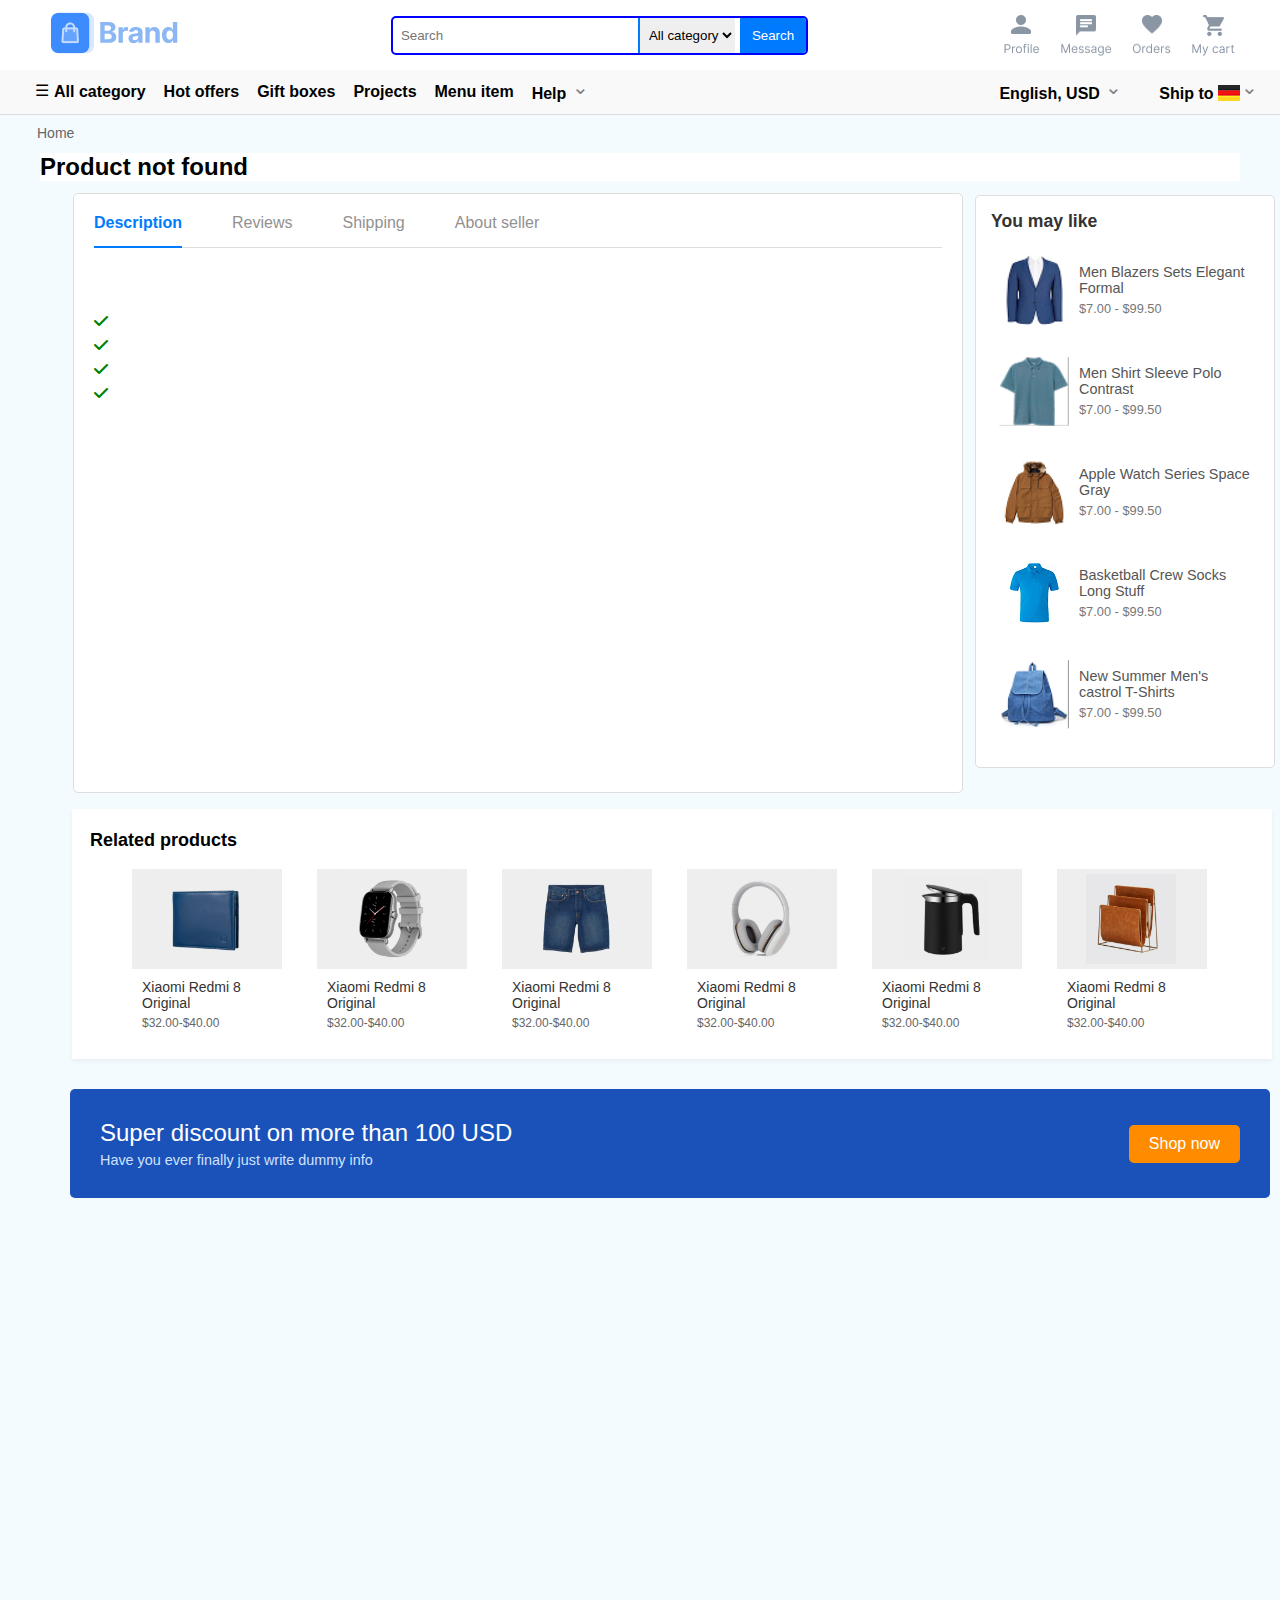
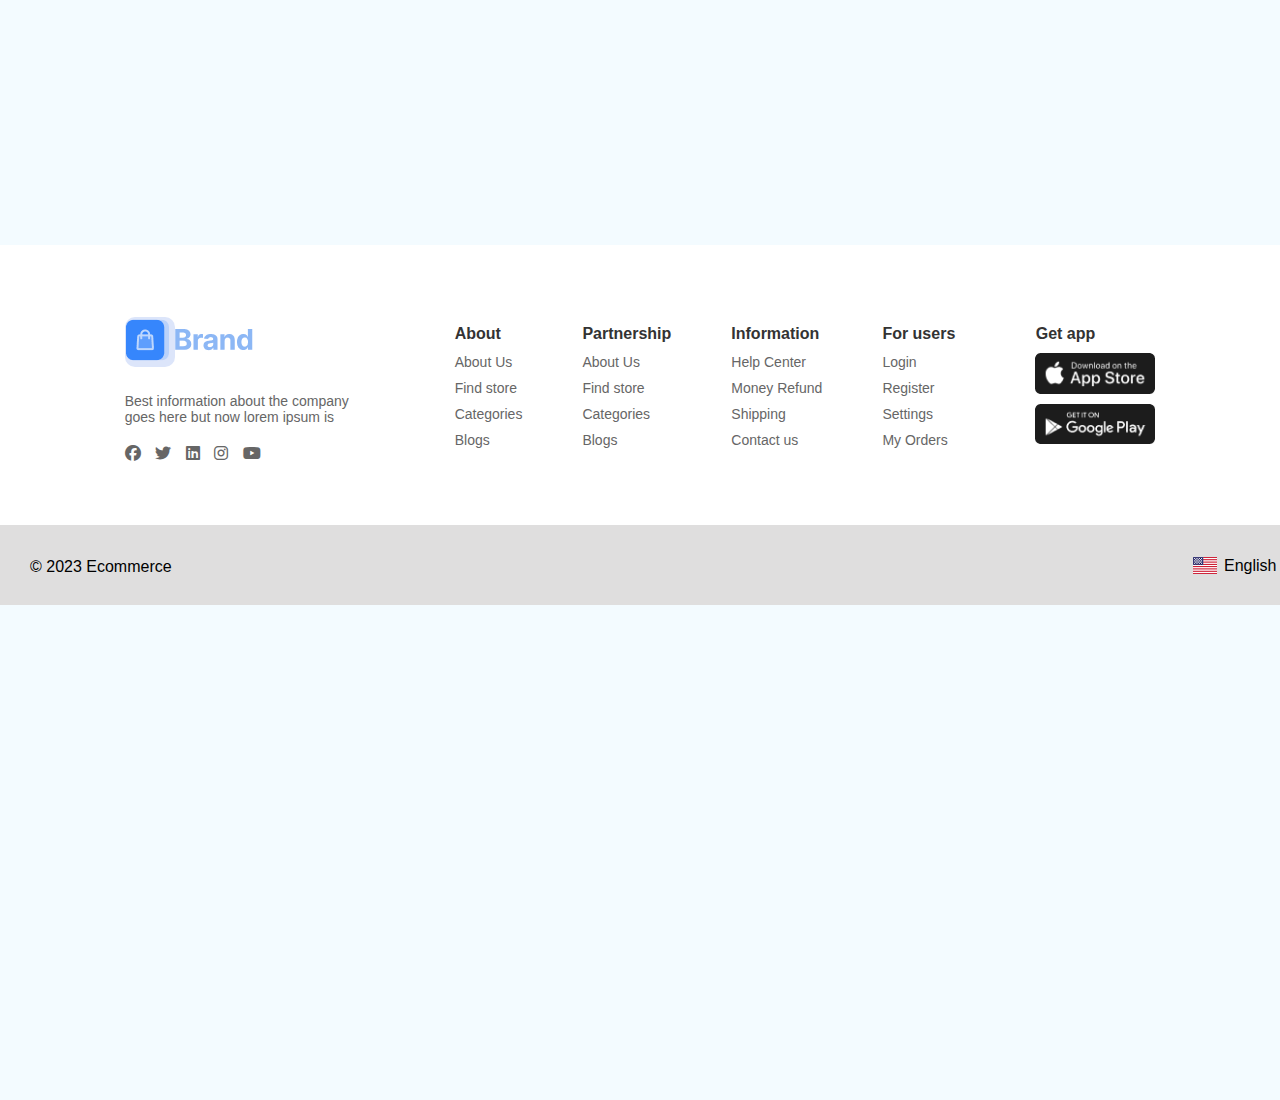
<file: ProductDetail.html>
<!DOCTYPE html>
<html lang="en">

<head>
    <meta charset="UTF-8">
    <meta name="viewport" content="width=device-width, initial-scale=1.0">
    <link rel="stylesheet" href="/CSS/ProductDetail.css">
    <link rel="stylesheet" href="https://cdnjs.cloudflare.com/ajax/libs/font-awesome/6.5.1/css/all.min.css">

    <title>Product Details</title>
</head>

<body>
    <header class="header">
        <div class="top-bar">
            <div class="logo">
                <img src="/Images/logo-colored.png" alt="">
            </div>
            <div class="search-bar">
                <input type="text" placeholder="Search">
                <select>
                    <option>All category</option>
                    <option>Electronics</option>
                    <option>Clothing</option>
                    <option>Books</option>
                </select>
                <button>Search</button>
            </div>
            <div class="user-actions">
                <img src="/Images/Profile.png" alt="">
                <img src="/Images/Message.png" alt="">
                <img src="/Images/Orders.png" alt="">
                <img src="/Images/Cart.png" alt="">
            </div>
        </div>
        <nav class=" nav-bar">
            <ul>
                <span>☰</span>
                <li> All category</li>
                <li>Hot offers</li>
                <li>Gift boxes</li>
                <li>Projects</li>
                <li>Menu item</li>
                <li>Help <span>⌄</span>
                </li>
            </ul>
            <ul class="language-shipping">
                <li>English, USD <span>⌄</span></li>
                <li> Ship to <img src="/Images/icon.png"><span>⌄</span></li>
            </ul>
        </nav>
    </header>
    <main>
        <div class="breadcrumb">
            <a href="./index.html">Home</a>
            <span id="breadcrumb-category"></span>
            <span id="breadcrumb-subcategory"></span>
            <span id="breadcrumb-product"></span>
        </div>
        <div id="product-container">
            <img id="product-image" src="" alt="">
            <div class="product-left">
                <p id="in-stock" style="color: green;">✔ In stock</p>
                <h1 id="product-title"></h1>
                <div id="product-details">
                </div>

            </div>
            <div class="product-thumbnails">
            </div>
            <div class="product-right">
                <div class="supplier-info">
                    <div class="supplier-header">
                        <img src="/Images/img.jpg" height="50px" width="50px" alt="">
                        <span class="supplier-label">Supplier</span>
                        <span id="supplier-name"></span>

                    </div>
                    <div class="supplier-details">
                        <div class="supplier-item">
                            <img class="flag-img" src="" alt="">
                            <span id="supplier-location"></span>
                        </div>

                        <div class="supplier-item">
                            <img class="verified-img" src="/Images/verified_user.png" alt="">
                            <span class="verified-seller">Verified Seller</span>
                        </div>

                        <div class="supplier-item">
                            <img class="worldwide-img" src="/Images/worldwide.png" alt="">
                            <span class="worldwide-shipping">Worldwide shipping</span>
                        </div>
                    </div>
                    <button class="inquiry-button">Send inquiry</button>
                    <button class="seller-profile">Seller's profile</button>
                </div>
                <a href="#" class="save-for-later"><i class="far fa-heart"></i> Save for later</a>
            </div>
        </div>
        <div id="product-subContainer">
            <div class="product-column-detail">
                <p>Description</p>
                <p>Reviews</p>
                <p>Shipping</p>
                <p>About seller</p>
            </div>
            <p id="product-description"></p>
            <table>
                <tbody id="product-details-body">
                </tbody>
            </table>
            <ul>
                <li id="feature-1"><i class="fa fa-check"></i></li>
                <li id="feature-2"><i class="fa fa-check"></i></li>
                <li id="feature-3"><i class="fa fa-check"></i></li>
                <li id="feature-4"><i class="fa fa-check"></i></li>
            </ul>
        </div>
        <div id="side-products">
            <h4>You may like</h4>
            <div class="product-item">
                <div class="product-image">
                    <img src="../ProductImages/item31.png" alt="" width="70" height="70">
                </div>
                <div class="product-details">
                    <div class="product-title">Men Blazers Sets Elegant Formal</div>
                    <div class="product-price">$7.00 - $99.50</div>
                </div>
            </div>
            <div class="product-item">
                <div class="product-image">
                    <img src="../ProductImages/item32.png" alt="" width="70" height="70">
                </div>
                <div class="product-details">
                    <div class="product-title">Men Shirt Sleeve Polo Contrast</div>
                    <div class="product-price">$7.00 - $99.50</div>
                </div>
            </div>
            <div class="product-item">
                <div class="product-image">
                    <img src="../ProductImages/item33.png" alt="" width="70" height="70">
                </div>
                <div class="product-details">
                    <div class="product-title">Apple Watch Series Space Gray</div>
                    <div class="product-price">$7.00 - $99.50</div>
                </div>
            </div>
            <div class="product-item">
                <div class="product-image">
                    <img src="../ProductImages/item34.png" alt="" width="70" height="70">
                </div>
                <div class="product-details">
                    <div class="product-title">Basketball Crew Socks Long Stuff</div>
                    <div class="product-price">$7.00 - $99.50</div>
                </div>
            </div>
            <div class="product-item">
                <div class="product-image">
                    <img src="../ProductImages/item35.png" alt="" width="70" height="70">
                </div>
                <div class="product-details">
                    <div class="product-title">New Summer Men's castrol T-Shirts</div>
                    <div class="product-price">$7.00 - $99.50</div>
                </div>
            </div>
        </div>
        <h2 id="related-products">Related products</h2>
        <div class="related-products-section">
            <div class="product-display-card">
                <div class="product-image-area">
                    <img src="../ProductImages/item36.png" alt="Xiaomi Redmi 8 Original Product" class="display-image">
                </div>
                <div class="product-info-section">
                    <div class="item-title">Xiaomi Redmi 8 Original</div>
                    <div class="price-range">$32.00-$40.00</div>
                </div>
            </div>
            <div class="product-display-card">
                <div class="product-image-area">
                    <img src="../ProductImages/item37.png" alt="Xiaomi Redmi 8 Original Product" class="display-image">
                </div>
                <div class="product-info-section">
                    <div class="item-title">Xiaomi Redmi 8 Original</div>
                    <div class="price-range">$32.00-$40.00</div>
                </div>
            </div>
            <div class="product-display-card">
                <div class="product-image-area">
                    <img src="../ProductImages/item38.png" alt="Xiaomi Redmi 8 Original Product" class="display-image">
                </div>
                <div class="product-info-section">
                    <div class="item-title">Xiaomi Redmi 8 Original</div>
                    <div class="price-range">$32.00-$40.00</div>
                </div>
            </div>
            <div class="product-display-card">
                <div class="product-image-area">
                    <img src="../ProductImages/item39.png" alt="Xiaomi Redmi 8 Original Product" class="display-image">
                </div>
                <div class="product-info-section">
                    <div class="item-title">Xiaomi Redmi 8 Original</div>
                    <div class="price-range">$32.00-$40.00</div>
                </div>
            </div>
            <div class="product-display-card">
                <div class="product-image-area">
                    <img src="../ProductImages/item40.png" alt="Xiaomi Redmi 8 Original Product" class="display-image">
                </div>
                <div class="product-info-section">
                    <div class="item-title">Xiaomi Redmi 8 Original</div>
                    <div class="price-range">$32.00-$40.00</div>
                </div>
            </div>
            <div class="product-display-card">
                <div class="product-image-area">
                    <img src="../ProductImages/item41.png" alt="Xiaomi Redmi 8 Original Product" class="display-image">
                </div>
                <div class="product-info-section">
                    <div class="item-title">Xiaomi Redmi 8 Original</div>
                    <div class="price-range">$32.00-$40.00</div>
                </div>
            </div>
        </div>
        <div class="discount-banner">
            <div class="banner-text">
                <div class="main-discount-text">Super discount on more than 100 USD</div>
                <div class="sub-discount-text">Have you ever finally just write dummy info</div>
            </div>
            <button class="shop-now-button">Shop now</button>
        </div>
    </main>
    <footer>
        <div class="mid-container">
            <div class="footer-brand">
                <div class="brand-logo"><img src="/Images/logo-colored.png" alt=""></div>
                <!-- Add your brand logo here -->
                <p>Best information about the company goes here but now lorem ipsum is</p>
                <div class="social-icons">
                    <a href="#"><i class="fab fa-facebook"></i></a>
                    <a href="#"><i class="fab fa-twitter"></i></a>
                    <a href="#"><i class="fab fa-linkedin"></i></a>
                    <a href="#"><i class="fab fa-instagram"></i></a>
                    <a href="#"><i class="fab fa-youtube"></i></a>
                </div>
            </div>
            <div class="footer-links">
                <div>
                    <h4>About</h4>
                    <ul>
                        <li><a href="#">About Us</a></li>
                        <li><a href="#">Find store</a></li>
                        <li><a href="#">Categories</a></li>
                        <li><a href="#">Blogs</a></li>
                    </ul>
                </div>
                <div>
                    <h4>Partnership</h4>
                    <ul>
                        <li><a href="#">About Us</a></li>
                        <li><a href="#">Find store</a></li>
                        <li><a href="#">Categories</a></li>
                        <li><a href="#">Blogs</a></li>
                    </ul>
                </div>
                <div>
                    <h4>Information</h4>
                    <ul>
                        <li><a href="#">Help Center</a></li>
                        <li><a href="#">Money Refund</a></li>
                        <li><a href="#">Shipping</a></li>
                        <li><a href="#">Contact us</a></li>
                    </ul>
                </div>
                <div>
                    <h4>For users</h4>
                    <ul>
                        <li><a href="#">Login</a></li>
                        <li><a href="#">Register</a></li>
                        <li><a href="#">Settings</a></li>
                        <li><a href="#">My Orders</a></li>
                    </ul>
                </div>
            </div>
            <div class="footer-apps">
                <h4>Get app</h4>
                <a href="#"><img src="/Images/app-store.png" alt="App Store"></a>
                <a href="#"><img src="/Images/google-play.png" alt="Google Play"></a>
            </div>
        </div>
        <div class="bottom-container">
            <h4>&copy; 2023 Ecommerce</h4>
            <p><img src="/Images/flag3.png">English <span>⌄</span></p>
        </div>
    </footer>
    <script src="/JavaScript/ProductDetail.js" type="module"></script>
</body>

</html>
</file>
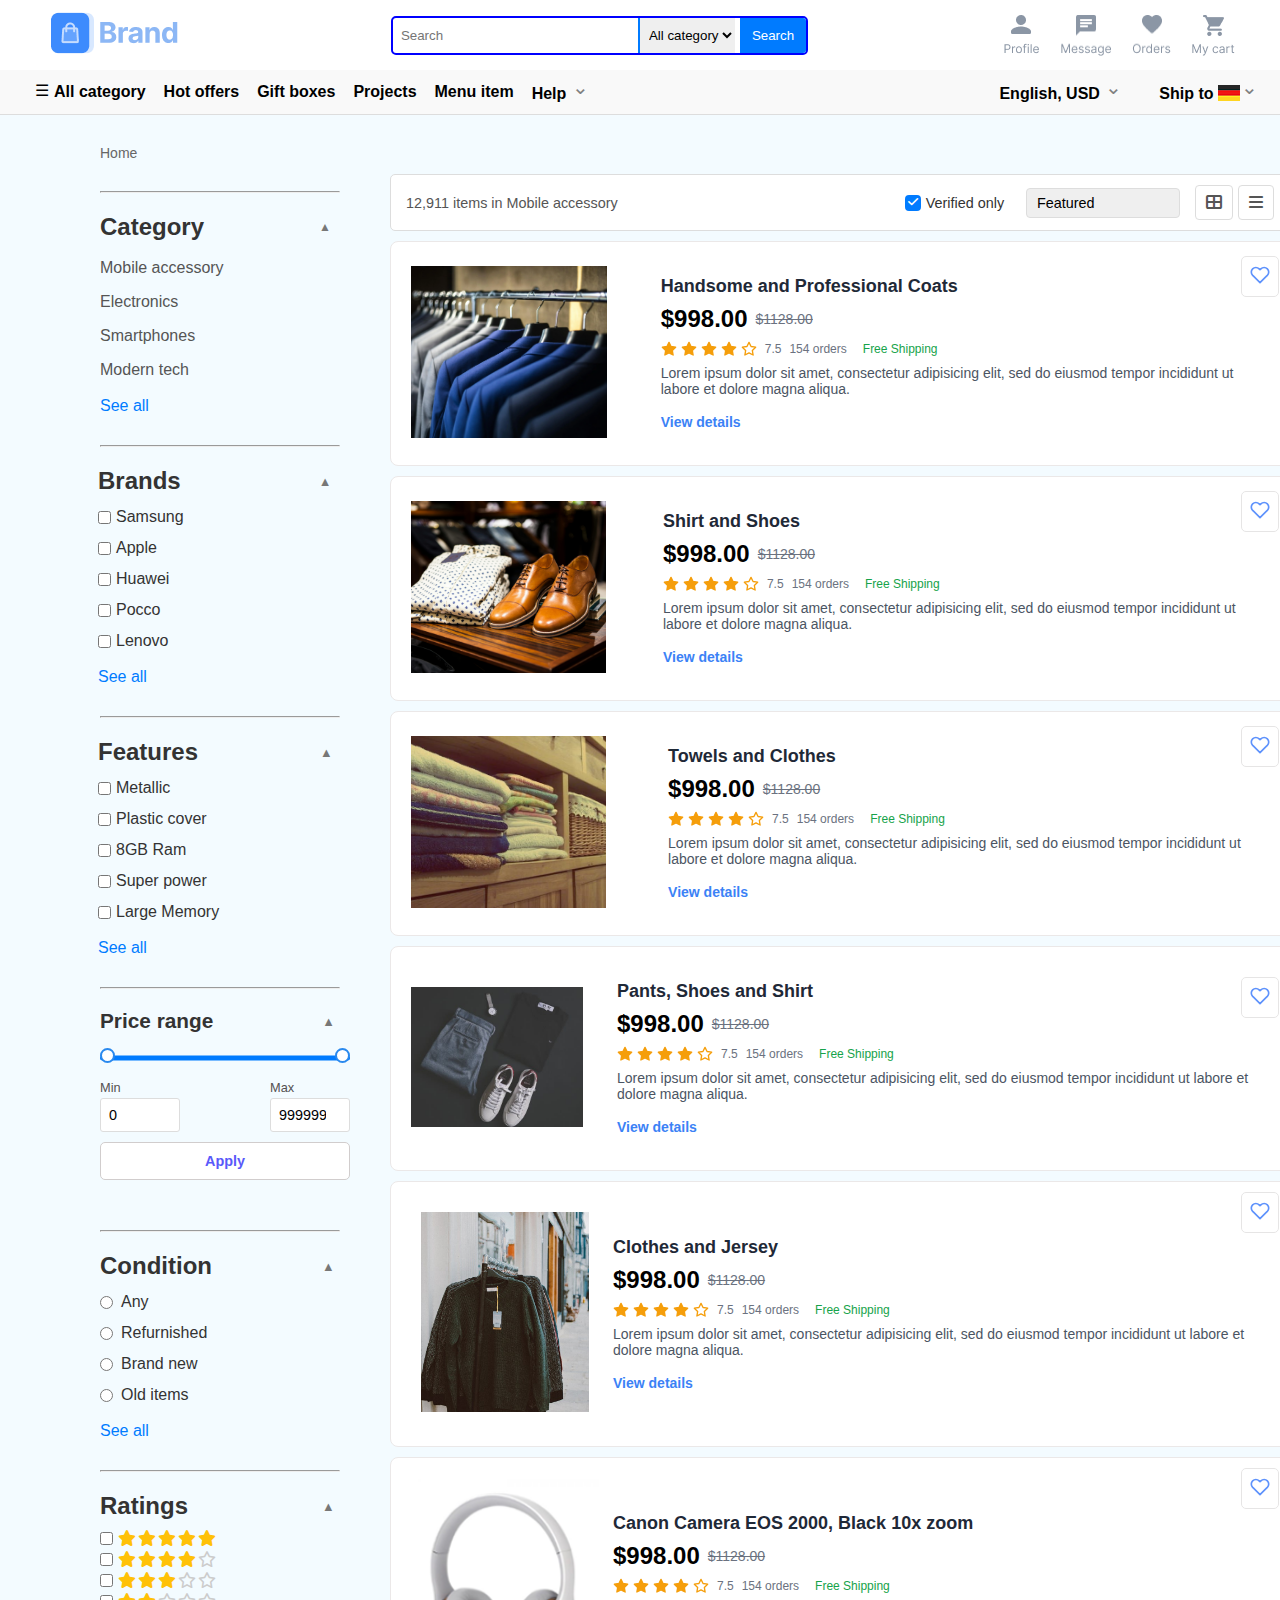
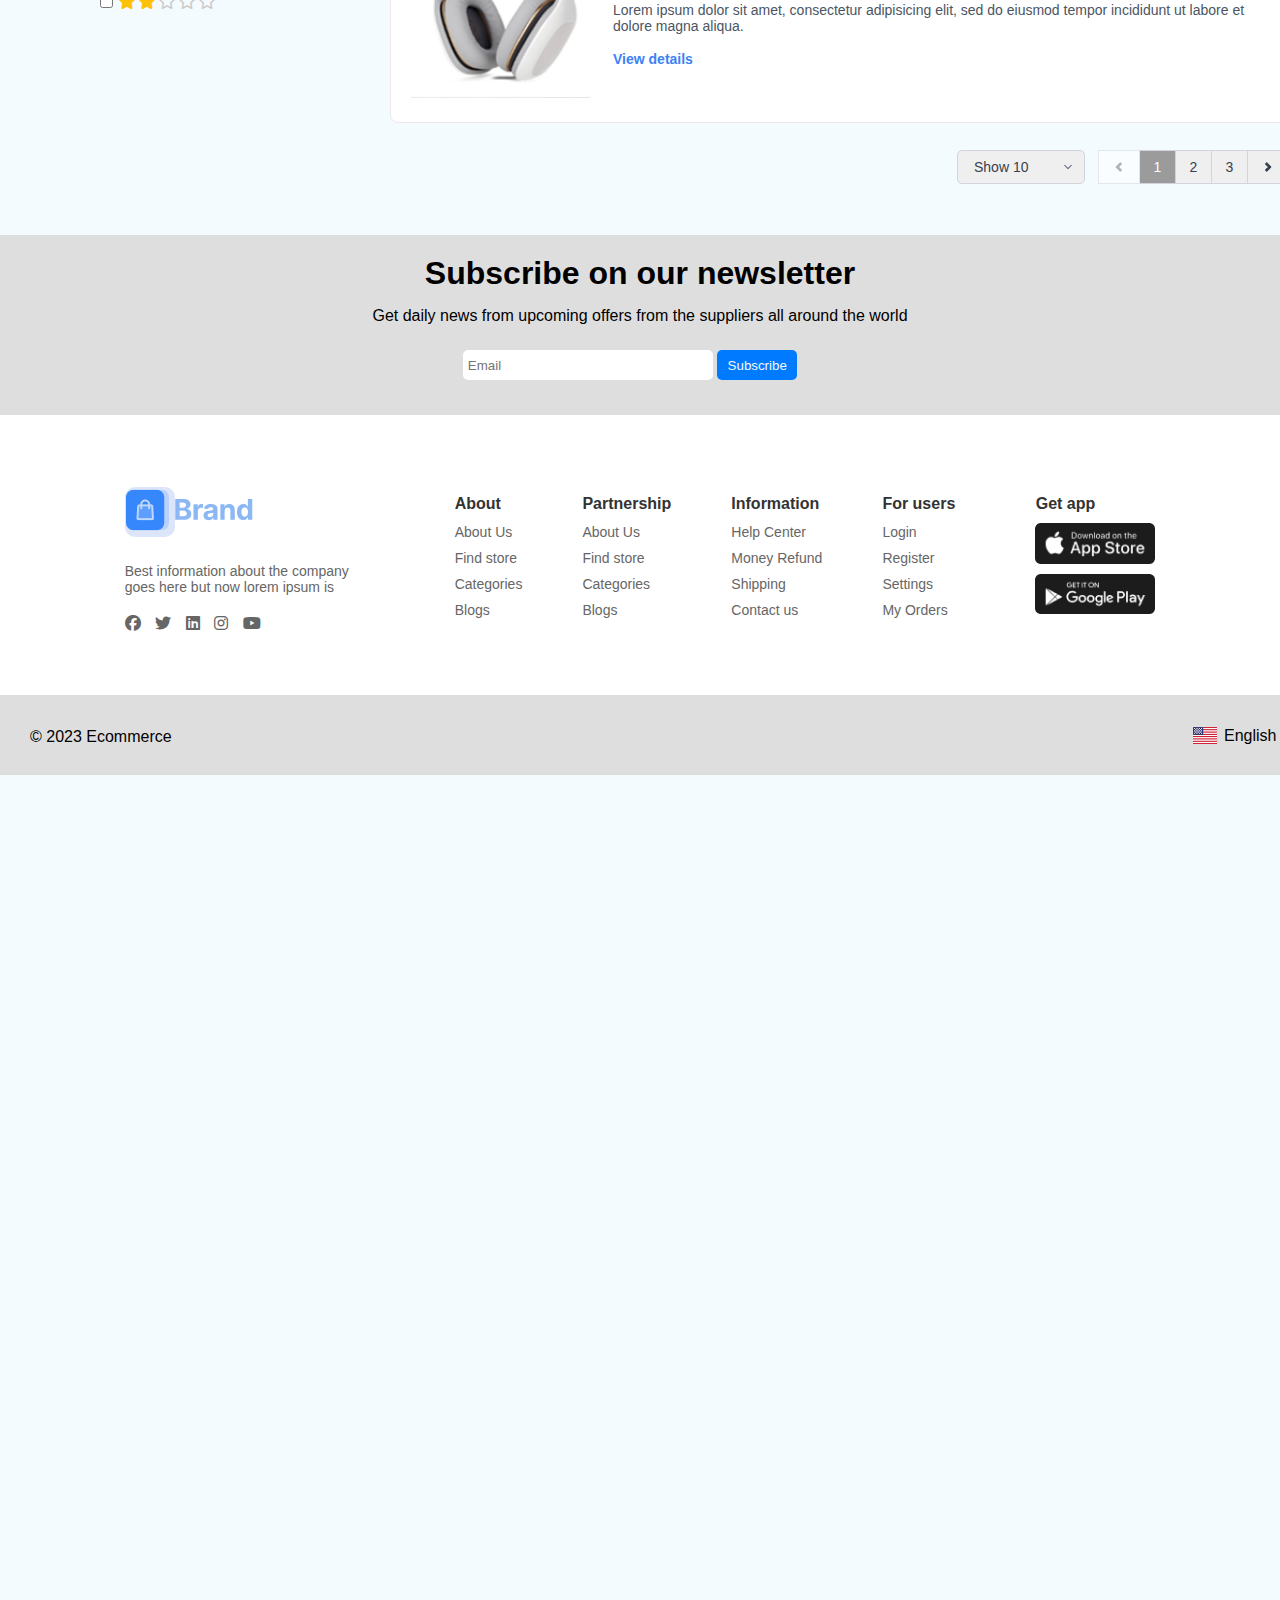
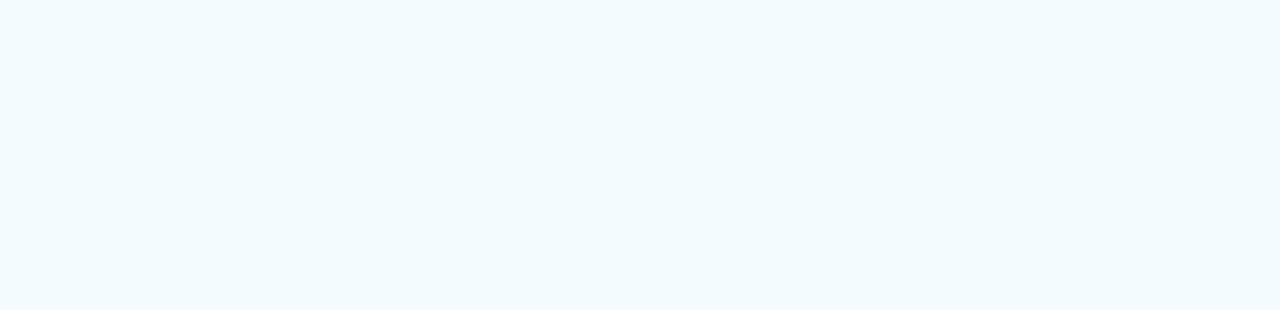
<file: ProductListing.html>
<!DOCTYPE html>
<html lang="en">

<head>
    <meta charset="UTF-8">
    <link rel="stylesheet" href="/CSS/ProductListing.css">
    <meta name="viewport" content="width=device-width, initial-scale=1.0">
    <link rel="stylesheet" href="https://cdnjs.cloudflare.com/ajax/libs/font-awesome/6.5.1/css/all.min.css">    <title>Product Listing</title>
</head>
<body>
    <header class="header">
        <div class="top-bar">
            <div class="logo">
                <img src="/Images/logo-colored.png" alt="">
            </div>
            <div class="search-bar">
                <input type="text" placeholder="Search">
                <select>
                    <option>All category</option>
                    <option>Electronics</option>
                    <option>Clothing</option>
                    <option>Books</option>
                </select>
                <button>Search</button>
            </div>
            <div class="user-actions">
                <img src="/Images/Profile.png" alt="">
                <img src="/Images/Message.png" alt="">
                <img src="/Images/Orders.png" alt="">
                <img src="/Images/Cart.png" alt="">
            </div>
        </div>
        <nav class=" nav-bar">
            <ul>
                <span>☰</span>
                <li> All category</li>
                <li>Hot offers</li>
                <li>Gift boxes</li>
                <li>Projects</li>
                <li>Menu item</li>
                <li>Help <span>⌄</span>
                </li>
            </ul>
            <ul class="language-shipping">
                <li>English, USD <span>⌄</span></li>
                <li> Ship to <img src="/Images/icon.png"><span>⌄</span></li>
            </ul>
        </nav>
    </header>
    <main>
      
        <div class="breadcrumb">
            <a href="./index.html">Home</a>
            <span id="breadcrumb-category"></span>
            <span id="breadcrumb-subcategory"></span>
            <span id="breadcrumb-product"></span>
        </div>
        <hr>
        <div class="category-container">
            <div class="category-header">
                <h2 class="category-title">Category</h2>
                <span class="category-toggle">&#9650;</span> </div>
            <ul class="category-list">
                <li class="category-item">Mobile accessory</li>
                <li class="category-item">Electronics</li>
                <li class="category-item">Smartphones</li>
                <li class="category-item">Modern tech</li>
            </ul>
            <div class="category-see-all">
                <a href="#">See all</a>
            </div>
        </div>
        <hr>
        <div class="brands-filter">
            <div class="brands-header">
                <h2 class="brands-title">Brands</h2>
                <span class="brands-toggle">&#9650;</span>
            </div>
            <ul class="brands-list">
                <li class="brand-item">
                    <input type="checkbox" id="samsung">
                    <label for="samsung">Samsung</label>
                </li>
                <li class="brand-item">
                    <input type="checkbox" id="apple">
                    <label for="apple">Apple</label>
                </li>
                <li class="brand-item">
                    <input type="checkbox" id="huawei">
                    <label for="huawei">Huawei</label>
                </li>
                <li class="brand-item">
                    <input type="checkbox" id="poco">
                    <label for="poco">Pocco</label>
                </li>
                <li class="brand-item">
                    <input type="checkbox" id="lenovo">
                    <label for="lenovo">Lenovo</label>
                </li>
            </ul>
            <div class="brands-see-all">
                <a href="#">See all</a>
            </div>
        </div>
        <hr>
        <div class="features-filter">
            <div class="features-header">
                <h2 class="features-title">Features</h2>
                <span class="features-toggle">&#9650;</span>
            </div>
            <ul class="features-list">
                <li class="features-item">
                    <input type="checkbox" id="metallic">
                    <label for="metallic">Metallic</label>
                </li>
                <li class="features-item">
                    <input type="checkbox" id="Plastic cover">
                    <label for="Plastic cover">Plastic cover</label>
                </li>
                <li class="features-item">
                    <input type="checkbox" id="8GB Ram">
                    <label for="8GB Ram">8GB Ram</label>
                </li>
                <li class="features-item">
                    <input type="checkbox" id="Super power">
                    <label for="Super power">Super power</label>
                </li>
                <li class="features-item">
                    <input type="checkbox" id="Large Memory">
                    <label for="Large Memory">Large Memory</label>
                </li>
            </ul>
            <div class="features-see-all">
                <a href="#">See all</a>
            </div>
        </div>
        <hr>
        <div class="price-range-filter">
            <div class="price-range-header">
                <h2 class="price-range-title">Price range</h2>
                <span class="price-range-toggle">&#9650;</span>
            </div>
            <div class="slider-container">
                <div class="slider">
                    <div class="slider-track"></div>
                    <input type="range" min="0" max="1000000" value="0" class="slider-input" id="min-slider">
                    <input type="range" min="0" max="1000000" value="999999" class="slider-input" id="max-slider">
                </div>
                <div class="price-inputs">
                    <div class="input-group">
                        <label for="min-price">Min</label>
                        <input type="number" id="min-price" value="0">
                    </div>
                    <div class="input-group">
                        <label for="max-price">Max</label>
                        <input type="number" id="max-price" value="999999">
                    </div>
                </div>
            </div>
        </div>
            <button class="apply-button">Apply</button>
            <hr>
            <div class="condition-filter">
                <div class="condition-header">
                    <h2 class="condition-title">Condition</h2>
                    <span class="condition-toggle">&#9650;</span>
                </div>
                <ul class="condition-list">
                    <li class="condition-item">
                        <input type="radio" id="any">
                        <label for="any">Any</label>
                    </li>
                    <li class="condition-item">
                        <input type="radio" id="refurnished">
                        <label for="refurnished">Refurnished</label>
                    </li>
                    <li class="condition-item">
                        <input type="radio" id="brand new">
                        <label for="brand new">Brand new</label>
                    </li>
                    <li class="condition-item">
                        <input type="radio" id="Old items">
                        <label for="Old items">Old items</label>
                    </li>
                </ul>
                <div class="condition-see-all">
                    <a href="#">See all</a>
                </div>
            </div>
            <hr>
            <div class="ratings-filter">
                <div class="ratings-header">
                    <h2 class="ratings-title">Ratings</h2>
                    <span class="ratings-toggle">&#9650;</span>
                </div>
                <ul class="ratings-list">
                    <li class="rating-item">
                        <input type="checkbox" id="rating-5">
                        <label for="rating-5">
                            <i class="fas fa-star"></i>
                            <i class="fas fa-star"></i>
                            <i class="fas fa-star"></i>
                            <i class="fas fa-star"></i>
                            <i class="fas fa-star"></i>
                        </label>
                    </li>
                    <li class="rating-item">
                        <input type="checkbox" id="rating-4-plus">
                        <label for="rating-4-plus">
                            <i class="fas fa-star"></i>
                            <i class="fas fa-star"></i>
                            <i class="fas fa-star"></i>
                            <i class="fas fa-star"></i>
                            <i class="far fa-star"></i>
                        </label>
                    </li>
                    <li class="rating-item">
                        <input type="checkbox" id="rating-3-plus">
                        <label for="rating-3-plus">
                            <i class="fas fa-star"></i>
                            <i class="fas fa-star"></i>
                            <i class="fas fa-star"></i>
                            <i class="far fa-star"></i>
                            <i class="far fa-star"></i>
                        </label>
                    </li>
                    <li class="rating-item">
                        <input type="checkbox" id="rating-2-plus">
                        <label for="rating-2-plus">
                            <i class="fas fa-star"></i>
                            <i class="fas fa-star"></i>
                            <i class="far fa-star"></i>
                            <i class="far fa-star"></i>
                            <i class="far fa-star"></i>
                        </label>
                    </li>
                </ul>
            </div>
            <div class="filter-section">
                <div class="filter-info">
                    <span class="item-count">12,911 items in Mobile accessory</span>
                    <label class="verified-only">
                        <input type="checkbox" checked>
                        <span class="checkmark"><i class="fas fa-check"></i></span>
                        Verified only
                    </label>
                </div>
                <div class="filter-controls">
                    <div class="sort-control">
                        <select id="sort-options">
                            <option>Featured</option>
                            <option>Price: Low to High</option>
                            <option>Price: High to Low</option>
                            <option>Newest</option>
                            <option>Best Selling</option>
                        </select>
                     </div>
                    <div class="view-options">
                        <button class="grid-view active">
                            <i class="fas fa-th-large"></i>
                        </button>
                        <button class="list-view">
                            <i class="fas fa-bars"></i>
                        </button>
                    </div>
                </div>
            </div>    
            <!-- Product Cards -->
            <div class="product-card1">
                <a href="productDetail.html?id=22">
                <div class="product-image-container1">
                    <img src="/ProductImages/item64.webp" alt="Product" class="product-image1">
                    <button class="heart-button1">
                        <svg xmlns="http://www.w3.org/2000/svg" viewBox="0 0 24 24" class="heart-icon1">
                            <path d="M20.84 4.61a5.5 5.5 0 0 0-7.78 0L12 5.67l-1.06-1.06a5.5 5.5 0 0 0-7.78 7.78l1.06 1.06L12 21.23l7.78-7.78 1.06-1.06a5.5 5.5 0 0 0 0-7.78z"></path>
                        </svg>
                    </button>
                </div>
                <div class="product-details1">
                    <h2 class="product-title1">Handsome and Professional Coats </h2>
                    <div class="price-container1">
                        <span class="current-price1">$998.00</span>
                        <span class="original-price1">$1128.00</span>
                    </div>
                    <div class="rating-container1">
                        <svg xmlns="http://www.w3.org/2000/svg" viewBox="0 0 24 24" class="star-icon1"><polygon points="12 2 15.09 8.26 22 9.27 17 14.14 18.18 21.02 12 17.77 5.82 21.02 7 14.14 2 9.27 8.91 8.26 12 2"></polygon></svg>
                        <svg xmlns="http://www.w3.org/2000/svg" viewBox="0 0 24 24" class="star-icon1"><polygon points="12 2 15.09 8.26 22 9.27 17 14.14 18.18 21.02 12 17.77 5.82 21.02 7 14.14 2 9.27 8.91 8.26 12 2"></polygon></svg>
                        <svg xmlns="http://www.w3.org/2000/svg" viewBox="0 0 24 24" class="star-icon1"><polygon points="12 2 15.09 8.26 22 9.27 17 14.14 18.18 21.02 12 17.77 5.82 21.02 7 14.14 2 9.27 8.91 8.26 12 2"></polygon></svg>
                        <svg xmlns="http://www.w3.org/2000/svg" viewBox="0 0 24 24" class="star-icon1"><polygon points="12 2 15.09 8.26 22 9.27 17 14.14 18.18 21.02 12 17.77 5.82 21.02 7 14.14 2 9.27 8.91 8.26 12 2"></polygon></svg>
                        <svg xmlns="http://www.w3.org/2000/svg" viewBox="0 0 24 24" class="empty-star-icon1"><polygon  points="12 2 15.09 8.26 22 9.27 17 14.14 18.18 21.02 12 17.77 5.82 21.02 7 14.14 2 9.27 8.91 8.26 12 2"/></svg>
                        <span class="rating-value1">7.5</span>
                        <span class="order-count1">154 orders</span>
                        <span class="shipping-info1">Free Shipping</span>
                    </div>
                    <p class="description1">Lorem ipsum dolor sit amet, consectetur adipisicing elit, sed do eiusmod tempor incididunt ut labore et dolore magna aliqua.</p>
                    <a href="#" class="view-details-link1">View details</a>
                </div>
              </a>
            </div>
            <div class="product-card2">
                <a href="productDetail.html?id=23">
                <div class="product-image-container2">
                    <img src="/ProductImages/item65.jpg" alt="Product" class="product-image2">
                    <button class="heart-button2">
                        <svg xmlns="http://www.w3.org/2000/svg" viewBox="0 0 24 24" class="heart-icon2">
                            <path d="M20.84 4.61a5.5 5.5 0 0 0-7.78 0L12 5.67l-1.06-1.06a5.5 5.5 0 0 0-7.78 7.78l1.06 1.06L12 21.23l7.78-7.78 1.06-1.06a5.5 5.5 0 0 0 0-7.78z"></path>
                        </svg>
                    </button>
                </div>
                <div class="product-details2">
                    <h2 class="product-title2">Shirt and Shoes</h2>
                    <div class="price-container2">
                        <span class="current-price2">$998.00</span>
                        <span class="original-price2">$1128.00</span>
                    </div>
                    <div class="rating-container2">
                        <svg xmlns="http://www.w3.org/2000/svg" viewBox="0 0 24 24" class="star-icon2"><polygon points="12 2 15.09 8.26 22 9.27 17 14.14 18.18 21.02 12 17.77 5.82 21.02 7 14.14 2 9.27 8.91 8.26 12 2"></polygon></svg>
                        <svg xmlns="http://www.w3.org/2000/svg" viewBox="0 0 24 24" class="star-icon2"><polygon points="12 2 15.09 8.26 22 9.27 17 14.14 18.18 21.02 12 17.77 5.82 21.02 7 14.14 2 9.27 8.91 8.26 12 2"></polygon></svg>
                        <svg xmlns="http://www.w3.org/2000/svg" viewBox="0 0 24 24" class="star-icon2"><polygon points="12 2 15.09 8.26 22 9.27 17 14.14 18.18 21.02 12 17.77 5.82 21.02 7 14.14 2 9.27 8.91 8.26 12 2"></polygon></svg>
                        <svg xmlns="http://www.w3.org/2000/svg" viewBox="0 0 24 24" class="star-icon2"><polygon points="12 2 15.09 8.26 22 9.27 17 14.14 18.18 21.02 12 17.77 5.82 21.02 7 14.14 2 9.27 8.91 8.26 12 2"></polygon></svg>
                        <svg xmlns="http://www.w3.org/2000/svg" viewBox="0 0 24 24" class="empty-star-icon2"><polygon  points="12 2 15.09 8.26 22 9.27 17 14.14 18.18 21.02 12 17.77 5.82 21.02 7 14.14 2 9.27 8.91 8.26 12 2"/></svg>
                        <span class="rating-value2">7.5</span>
                        <span class="order-count2">154 orders</span>
                        <span class="shipping-info2">Free Shipping</span>
                    </div>
                    <p class="description2">Lorem ipsum dolor sit amet, consectetur adipisicing elit, sed do eiusmod tempor incididunt ut labore et dolore magna aliqua.</p>
                    <a href="#" class="view-details-link2">View details</a>
                </div>
              </a> 
            </div>
            <div class="product-card3">
              <a href="productDetail.html?id=24">
                <div class="product-image-container3">
                    <img src="/ProductImages/item66.jpeg" alt="Product" class="product-image3">
                    <button class="heart-button3">
                        <svg xmlns="http://www.w3.org/2000/svg" viewBox="0 0 24 24" class="heart-icon3">
                            <path d="M20.84 4.61a5.5 5.5 0 0 0-7.78 0L12 5.67l-1.06-1.06a5.5 5.5 0 0 0-7.78 7.78l1.06 1.06L12 21.23l7.78-7.78 1.06-1.06a5.5 5.5 0 0 0 0-7.78z"></path>
                        </svg>
                    </button>
                </div>
                <div class="product-details3">
                    <h2 class="product-title3">Towels and Clothes</h2>
                    <div class="price-container3">
                        <span class="current-price3">$998.00</span>
                        <span class="original-price3">$1128.00</span>
                    </div>
                    <div class="rating-container3">
                        <svg xmlns="http://www.w3.org/2000/svg" viewBox="0 0 24 24" class="star-icon3"><polygon points="12 2 15.09 8.26 22 9.27 17 14.14 18.18 21.02 12 17.77 5.82 21.02 7 14.14 2 9.27 8.91 8.26 12 2"></polygon></svg>
                        <svg xmlns="http://www.w3.org/2000/svg" viewBox="0 0 24 24" class="star-icon3"><polygon points="12 2 15.09 8.26 22 9.27 17 14.14 18.18 21.02 12 17.77 5.82 21.02 7 14.14 2 9.27 8.91 8.26 12 2"></polygon></svg>
                        <svg xmlns="http://www.w3.org/2000/svg" viewBox="0 0 24 24" class="star-icon3"><polygon points="12 2 15.09 8.26 22 9.27 17 14.14 18.18 21.02 12 17.77 5.82 21.02 7 14.14 2 9.27 8.91 8.26 12 2"></polygon></svg>
                        <svg xmlns="http://www.w3.org/2000/svg" viewBox="0 0 24 24" class="star-icon3"><polygon points="12 2 15.09 8.26 22 9.27 17 14.14 18.18 21.02 12 17.77 5.82 21.02 7 14.14 2 9.27 8.91 8.26 12 2"></polygon></svg>
                        <svg xmlns="http://www.w3.org/2000/svg" viewBox="0 0 24 24" class="empty-star-icon3"><polygon  points="12 2 15.09 8.26 22 9.27 17 14.14 18.18 21.02 12 17.77 5.82 21.02 7 14.14 2 9.27 8.91 8.26 12 2"/></svg>
                        <span class="rating-value3">7.5</span>
                        <span class="order-count3">154 orders</span>
                        <span class="shipping-info3">Free Shipping</span>
                    </div>
                    <p class="description3">Lorem ipsum dolor sit amet, consectetur adipisicing elit, sed do eiusmod tempor incididunt ut labore et dolore magna aliqua.</p>
                    <a href="#" class="view-details-link3">View details</a>
                </div>
              </a>
            </div>
            <div class="product-card4">
                <a href="productDetail.html?id=25">
                <div class="product-image-container4">
                    <img src="/ProductImages/item67.jpeg" alt="Product" class="product-image4">
                    <button class="heart-button4">
                        <svg xmlns="http://www.w3.org/2000/svg" viewBox="0 0 24 24" class="heart-icon4">
                            <path d="M20.84 4.61a5.5 5.5 0 0 0-7.78 0L12 5.67l-1.06-1.06a5.5 5.5 0 0 0-7.78 7.78l1.06 1.06L12 21.23l7.78-7.78 1.06-1.06a5.5 5.5 0 0 0 0-7.78z"></path>
                        </svg>
                    </button>
                </div>
                <div class="product-details4">
                    <h2 class="product-title4">Pants, Shoes and Shirt</h2>
                    <div class="price-container4">
                        <span class="current-price4">$998.00</span>
                        <span class="original-price4">$1128.00</span>
                    </div>
                    <div class="rating-container4">
                        <svg xmlns="http://www.w3.org/2000/svg" viewBox="0 0 24 24" class="star-icon4"><polygon points="12 2 15.09 8.26 22 9.27 17 14.14 18.18 21.02 12 17.77 5.82 21.02 7 14.14 2 9.27 8.91 8.26 12 2"></polygon></svg>
                        <svg xmlns="http://www.w3.org/2000/svg" viewBox="0 0 24 24" class="star-icon4"><polygon points="12 2 15.09 8.26 22 9.27 17 14.14 18.18 21.02 12 17.77 5.82 21.02 7 14.14 2 9.27 8.91 8.26 12 2"></polygon></svg>
                        <svg xmlns="http://www.w3.org/2000/svg" viewBox="0 0 24 24" class="star-icon4"><polygon points="12 2 15.09 8.26 22 9.27 17 14.14 18.18 21.02 12 17.77 5.82 21.02 7 14.14 2 9.27 8.91 8.26 12 2"></polygon></svg>
                        <svg xmlns="http://www.w3.org/2000/svg" viewBox="0 0 24 24" class="star-icon4"><polygon points="12 2 15.09 8.26 22 9.27 17 14.14 18.18 21.02 12 17.77 5.82 21.02 7 14.14 2 9.27 8.91 8.26 12 2"></polygon></svg>
                        <svg xmlns="http://www.w3.org/2000/svg" viewBox="0 0 24 24" class="empty-star-icon4"><polygon  points="12 2 15.09 8.26 22 9.27 17 14.14 18.18 21.02 12 17.77 5.82 21.02 7 14.14 2 9.27 8.91 8.26 12 2"/></svg>
                        <span class="rating-value4">7.5</span>
                        <span class="order-count4">154 orders</span>
                        <span class="shipping-info4">Free Shipping</span>
                    </div>
                    <p class="description4">Lorem ipsum dolor sit amet, consectetur adipisicing elit, sed do eiusmod tempor incididunt ut labore et dolore magna aliqua.</p>
                    <a href="#" class="view-details-link4">View details</a>
                </div>
              </a>
            </div>
            <div class="product-card5">
                <a href="productDetail.html?id=26">
                <div class="product-image-container5">
                    <img src="/ProductImages/item68.jpeg" alt="Product" class="product-image5">
                    <button class="heart-button5">
                        <svg xmlns="http://www.w3.org/2000/svg" viewBox="0 0 24 24" class="heart-icon5">
                            <path d="M20.84 4.61a5.5 5.5 0 0 0-7.78 0L12 5.67l-1.06-1.06a5.5 5.5 0 0 0-7.78 7.78l1.06 1.06L12 21.23l7.78-7.78 1.06-1.06a5.5 5.5 0 0 0 0-7.78z"></path>
                        </svg>
                    </button>
                </div>
                <div class="product-details5">
                    <h2 class="product-title5">Clothes and Jersey</h2>
                    <div class="price-container5">
                        <span class="current-price5">$998.00</span>
                        <span class="original-price5">$1128.00</span>
                    </div>
                    <div class="rating-container5">
                        <svg xmlns="http://www.w3.org/2000/svg" viewBox="0 0 24 24" class="star-icon5"><polygon points="12 2 15.09 8.26 22 9.27 17 14.14 18.18 21.02 12 17.77 5.82 21.02 7 14.14 2 9.27 8.91 8.26 12 2"></polygon></svg>
                        <svg xmlns="http://www.w3.org/2000/svg" viewBox="0 0 24 24" class="star-icon5"><polygon points="12 2 15.09 8.26 22 9.27 17 14.14 18.18 21.02 12 17.77 5.82 21.02 7 14.14 2 9.27 8.91 8.26 12 2"></polygon></svg>
                        <svg xmlns="http://www.w3.org/2000/svg" viewBox="0 0 24 24" class="star-icon5"><polygon points="12 2 15.09 8.26 22 9.27 17 14.14 18.18 21.02 12 17.77 5.82 21.02 7 14.14 2 9.27 8.91 8.26 12 2"></polygon></svg>
                        <svg xmlns="http://www.w3.org/2000/svg" viewBox="0 0 24 24" class="star-icon5"><polygon points="12 2 15.09 8.26 22 9.27 17 14.14 18.18 21.02 12 17.77 5.82 21.02 7 14.14 2 9.27 8.91 8.26 12 2"></polygon></svg>
                        <svg xmlns="http://www.w3.org/2000/svg" viewBox="0 0 24 24" class="empty-star-icon5"><polygon  points="12 2 15.09 8.26 22 9.27 17 14.14 18.18 21.02 12 17.77 5.82 21.02 7 14.14 2 9.27 8.91 8.26 12 2"/></svg>
                        <span class="rating-value5">7.5</span>
                        <span class="order-count5">154 orders</span>
                        <span class="shipping-info5">Free Shipping</span>
                    </div>
                    <p class="description5">Lorem ipsum dolor sit amet, consectetur adipisicing elit, sed do eiusmod tempor incididunt ut labore et dolore magna aliqua.</p>
                    <a href="#" class="view-details-link5">View details</a>
                </div>
              </a>
            </div>
            <div class="product-card6">
                <a href="productDetail.html?id=27">
                <div class="product-image-container6">
                    <img src="/ProductImages/item47.png" alt="Product" class="product-image6">
                  
                    <button class="heart-button6">
                        <svg xmlns="http://www.w3.org/2000/svg" viewBox="0 0 24 24" class="heart-icon6">
                            <path d="M20.84 4.61a5.5 5.5 0 0 0-7.78 0L12 5.67l-1.06-1.06a5.5 5.5 0 0 0-7.78 7.78l1.06 1.06L12 21.23l7.78-7.78 1.06-1.06a5.5 5.5 0 0 0 0-7.78z"></path>
                        </svg>
                    </button>
                </div>
                <div class="product-details6">
                    <h2 class="product-title6">Canon Camera EOS 2000, Black 10x zoom</h2>
                    <div class="price-container6">
                        <span class="current-price6">$998.00</span>
                        <span class="original-price6">$1128.00</span>
                    </div>
                    <div class="rating-container6">
                        <svg xmlns="http://www.w3.org/2000/svg" viewBox="0 0 24 24" class="star-icon6"><polygon points="12 2 15.09 8.26 22 9.27 17 14.14 18.18 21.02 12 17.77 5.82 21.02 7 14.14 2 9.27 8.91 8.26 12 2"></polygon></svg>
                        <svg xmlns="http://www.w3.org/2000/svg" viewBox="0 0 24 24" class="star-icon6"><polygon points="12 2 15.09 8.26 22 9.27 17 14.14 18.18 21.02 12 17.77 5.82 21.02 7 14.14 2 9.27 8.91 8.26 12 2"></polygon></svg>
                        <svg xmlns="http://www.w3.org/2000/svg" viewBox="0 0 24 24" class="star-icon6"><polygon points="12 2 15.09 8.26 22 9.27 17 14.14 18.18 21.02 12 17.77 5.82 21.02 7 14.14 2 9.27 8.91 8.26 12 2"></polygon></svg>
                        <svg xmlns="http://www.w3.org/2000/svg" viewBox="0 0 24 24" class="star-icon6"><polygon points="12 2 15.09 8.26 22 9.27 17 14.14 18.18 21.02 12 17.77 5.82 21.02 7 14.14 2 9.27 8.91 8.26 12 2"></polygon></svg>
                        <svg xmlns="http://www.w3.org/2000/svg" viewBox="0 0 24 24" class="empty-star-icon6"><polygon  points="12 2 15.09 8.26 22 9.27 17 14.14 18.18 21.02 12 17.77 5.82 21.02 7 14.14 2 9.27 8.91 8.26 12 2"/></svg>
                        <span class="rating-value6">7.5</span>
                        <span class="order-count6">154 orders</span>
                        <span class="shipping-info6">Free Shipping</span>
                    </div>
                    <p class="description6">Lorem ipsum dolor sit amet, consectetur adipisicing elit, sed do eiusmod tempor incididunt ut labore et dolore magna aliqua.</p>
                    <a href="#" class="view-details-link6">View details</a>
                </div>
              </a> 
            </div>
            <div class="pagination-container">
                <div class="show-select-wrapper">
                    <select class="select-input">
                        <option>Show 10</option>
                        <option>20</option>
                        <option>30</option>
                    </select>
                </div>
                <div class="pagination-buttons">
                    <button class="page-button disabled">
                        <svg xmlns="http://www.w3.org/2000/svg" viewBox="0 0 24 24" class="page-button-icon">
                            <path d="M15.41 7.41L10.83 12l4.58 4.59L14 18l-6-6 6-6z"></path>
                        </svg>
                    </button>
                    <button class="page-button active">1</button>
                    <button class="page-button">2</button>
                    <button class="page-button">3</button>
                    <button class="page-button">
                        <svg xmlns="http://www.w3.org/2000/svg" viewBox="0 0 24 24" class="page-button-icon">
                            <path d="M8.59 16.59L13.17 12 8.59 7.41 10 6l6 6-6 6z"></path>
                        </svg>
                    </button>
                </div>
            </div>
        </main>
    <footer>
        <div class="top-container">
            <h1>Subscribe on our newsletter</h1>
            <p>Get daily news from upcoming offers from the suppliers all around the world</p>
            <input type="email" placeholder="Email" value="" name="email">
            <button class="btn btn-primary">Subscribe</button>
        </div>
        <div class="mid-container">
            <div class="footer-brand">
                <div class="brand-logo"><img src="/Images/logo-colored.png" alt=""></div> <!-- Add your brand logo here -->
                <p>Best information about the company goes here but now lorem ipsum is</p>
                <div class="social-icons">
                    <a href="#"><i class="fab fa-facebook"></i></a>
                    <a href="#"><i class="fab fa-twitter"></i></a>
                    <a href="#"><i class="fab fa-linkedin"></i></a>
                    <a href="#"><i class="fab fa-instagram"></i></a>
                    <a href="#"><i class="fab fa-youtube"></i></a>
                </div>
            </div>
            <div class="footer-links">
                <div>
                    <h4>About</h4>
                    <ul>
                        <li><a href="#">About Us</a></li>
                        <li><a href="#">Find store</a></li>
                        <li><a href="#">Categories</a></li>
                        <li><a href="#">Blogs</a></li>
                    </ul>
                </div>
                <div>
                    <h4>Partnership</h4>
                    <ul>
                        <li><a href="#">About Us</a></li>
                        <li><a href="#">Find store</a></li>
                        <li><a href="#">Categories</a></li>
                        <li><a href="#">Blogs</a></li>
                    </ul>
                </div>
                <div>
                    <h4>Information</h4>
                    <ul>
                        <li><a href="#">Help Center</a></li>
                        <li><a href="#">Money Refund</a></li>
                        <li><a href="#">Shipping</a></li>
                        <li><a href="#">Contact us</a></li>
                    </ul>
                </div>
                <div>
                    <h4>For users</h4>
                    <ul>
                        <li><a href="#">Login</a></li>
                        <li><a href="#">Register</a></li>
                        <li><a href="#">Settings</a></li>
                        <li><a href="#">My Orders</a></li>
                    </ul>
                </div>
            </div>
            <div class="footer-apps">
                <h4>Get app</h4>
                <a href="#"><img src="/Images/app-store.png" alt="App Store"></a>
                <a href="#"><img src="/Images/google-play.png" alt="Google Play"></a>
            </div>
        </div>
        <div class="bottom-container">
            <h4>&copy; 2023 Ecommerce</h4>
            <p><img src="/Images/flag3.png">English <span>⌄</span></p>
        </div>
    </footer>
   <script type="module" src="/JavaScript/ProductListing.js">
    </script>
</body>

</html>
</file>
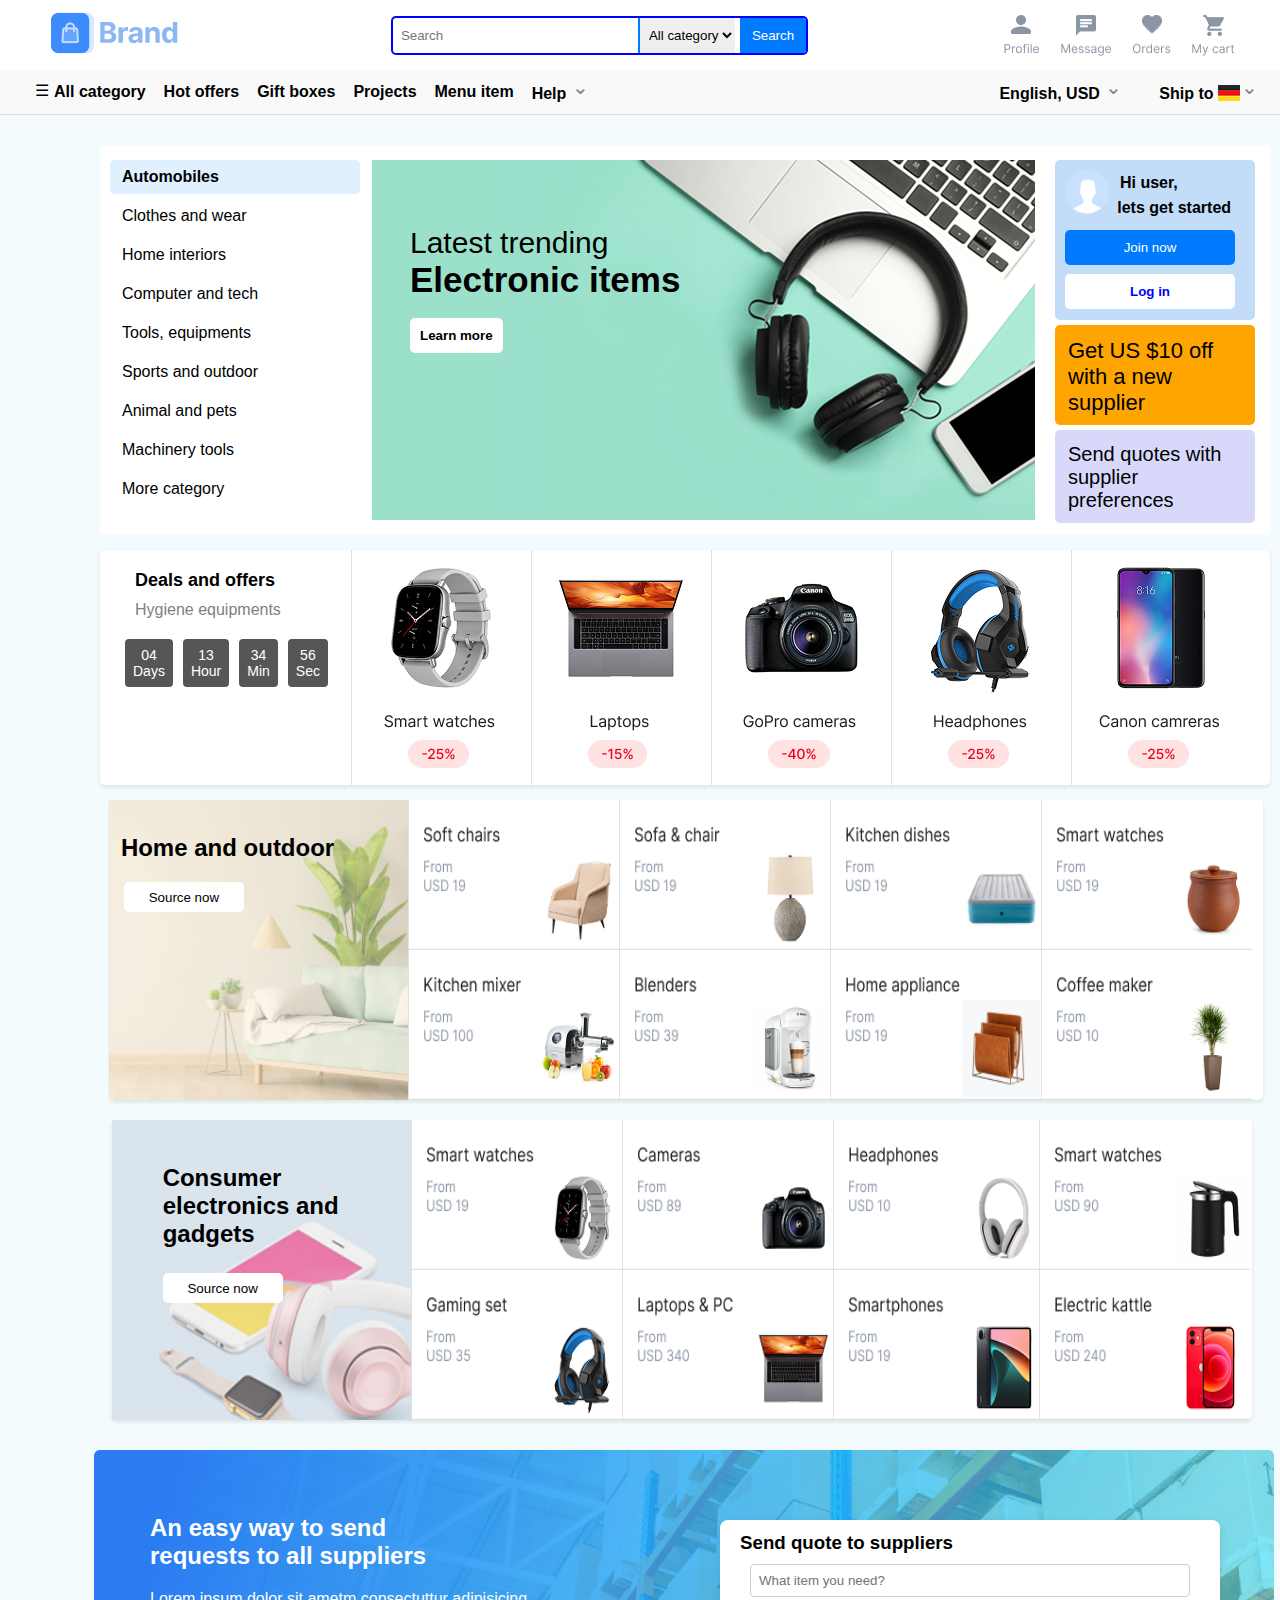
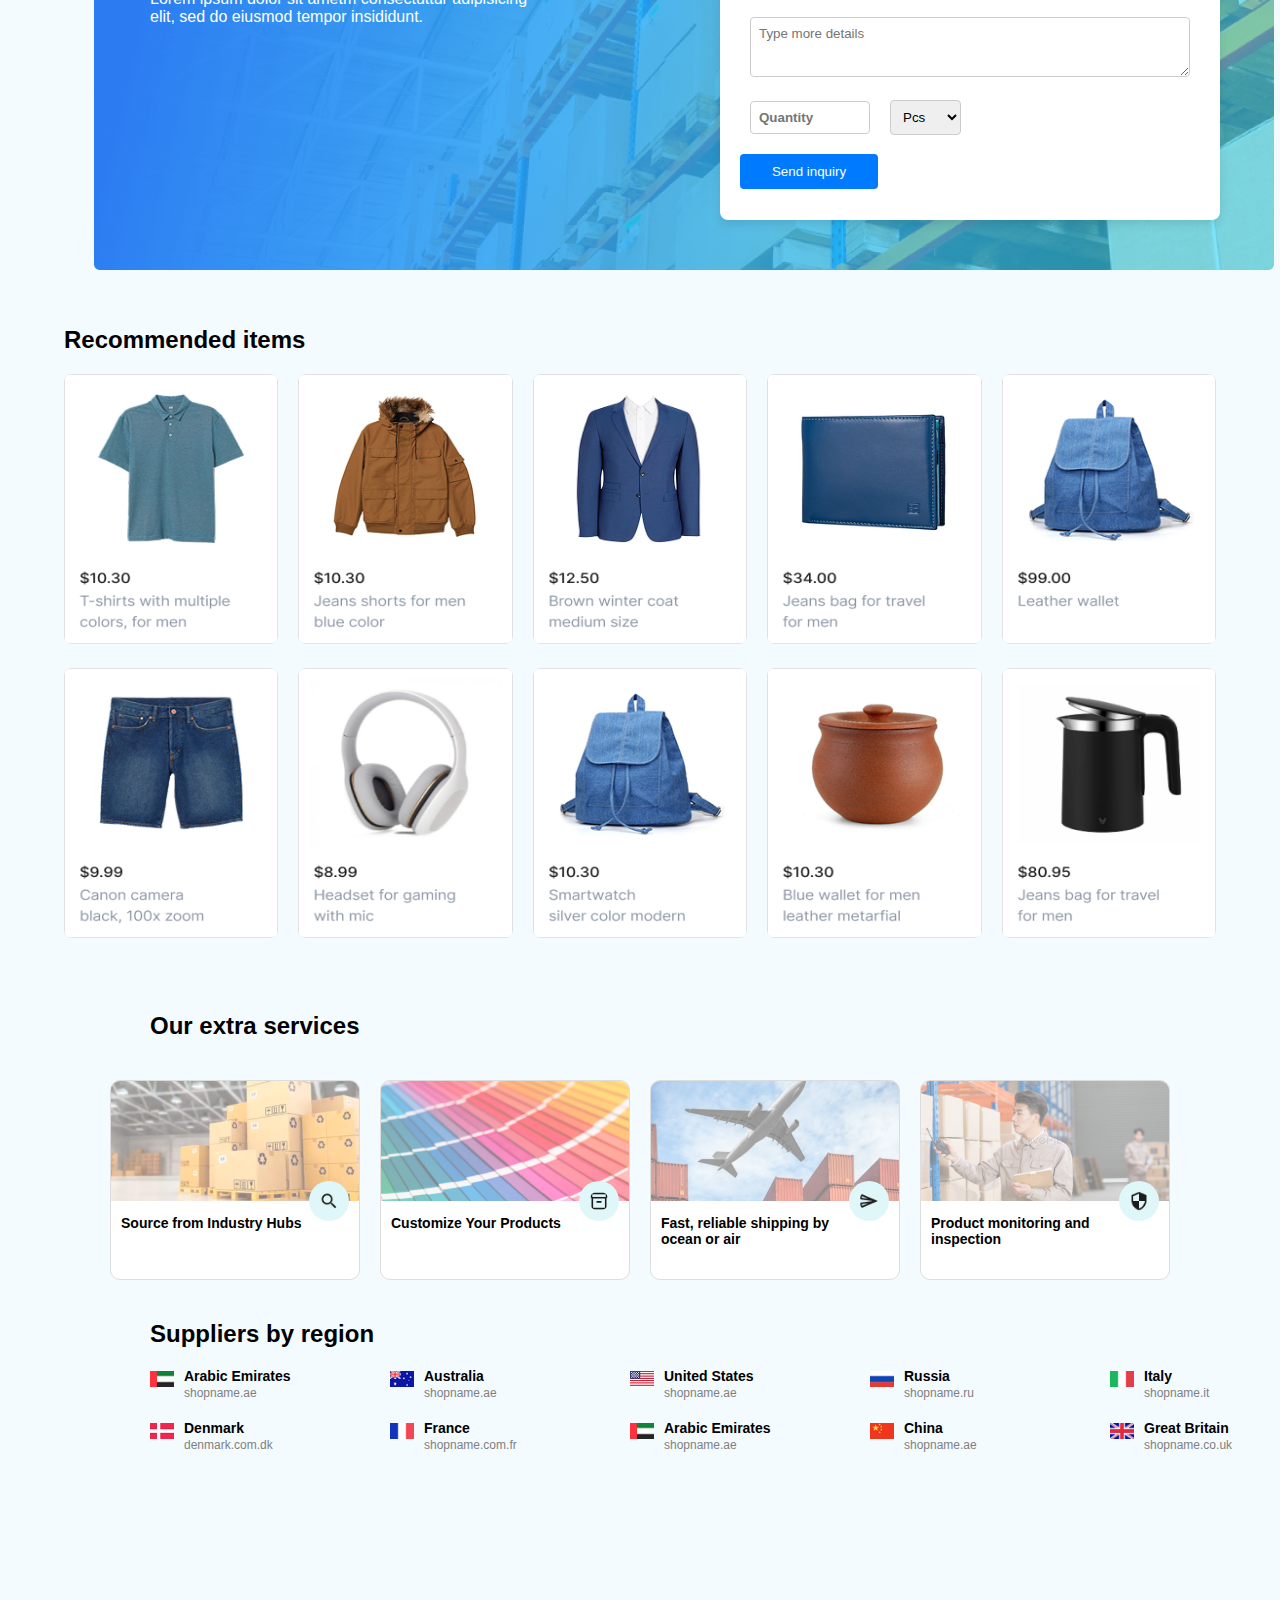
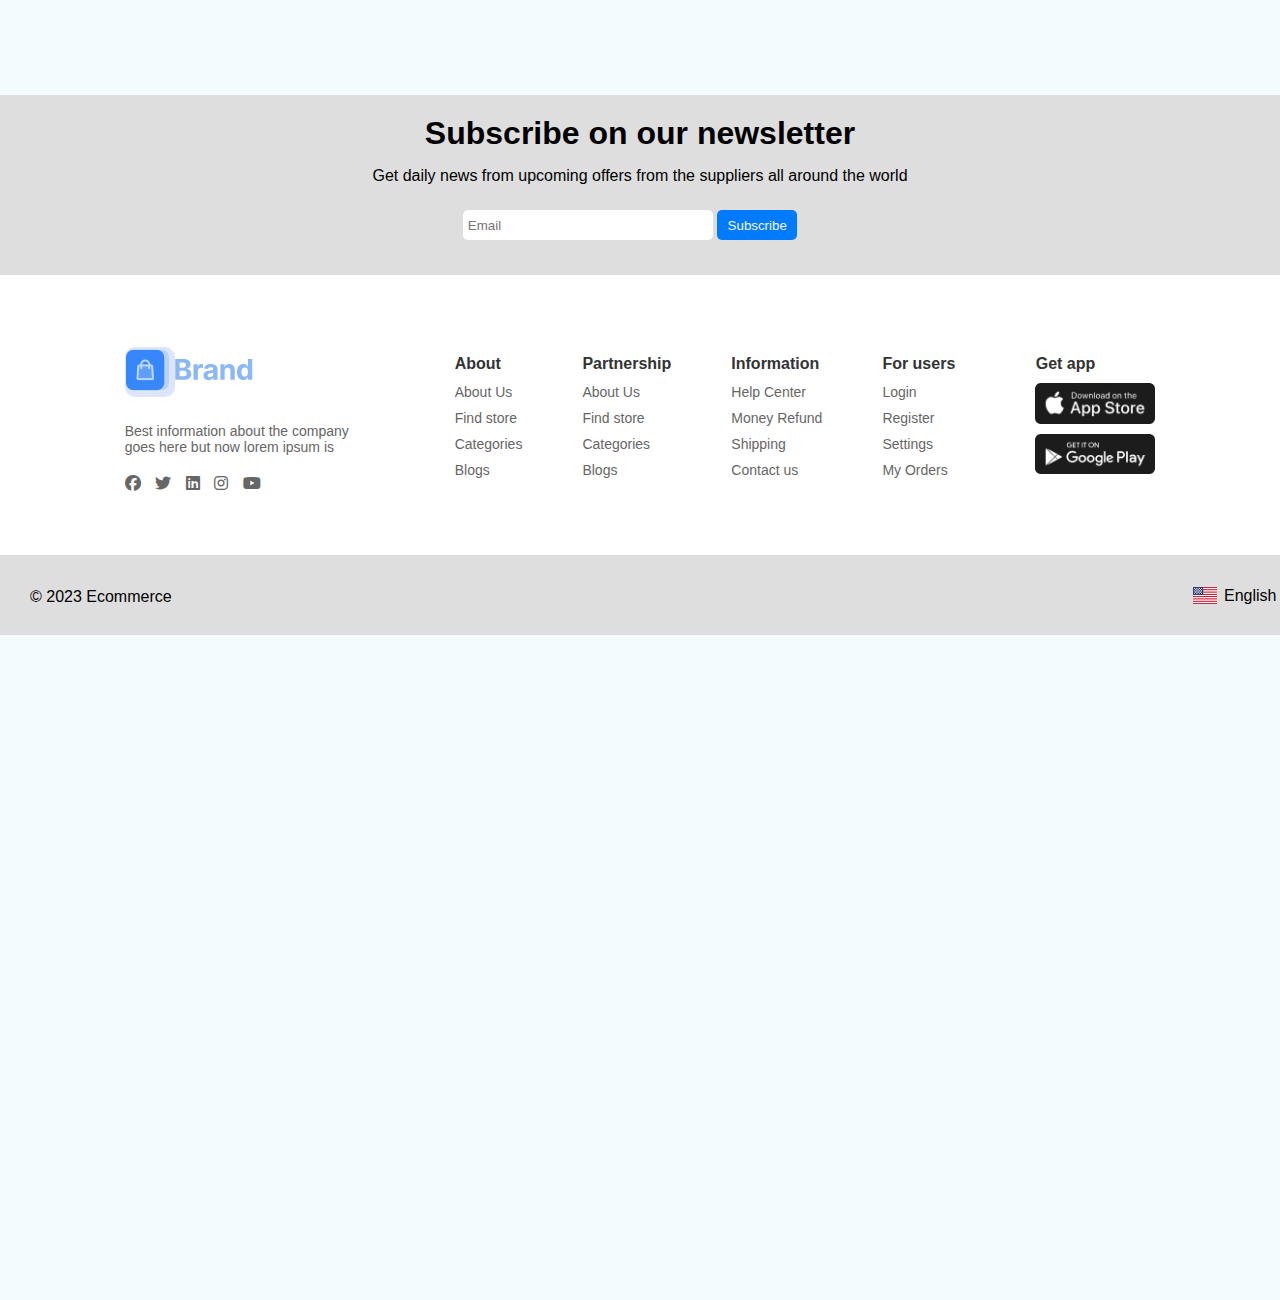
<file: HTML/Homepage.html>
<!DOCTYPE html>
<html lang="en">

<head>
    <meta charset="UTF-8">
    <meta name="viewport" content="width=device-width, initial-scale=1.0">
    <link rel="stylesheet" href="/CSS/Homepage.css">
    <link rel="stylesheet" href="https://cdnjs.cloudflare.com/ajax/libs/font-awesome/6.5.1/css/all.min.css">
    <title>Homepage</title>
</head>

<body>
    <header class="header">
        <div class="top-bar">
            <div class="logo">
                <img src="/Images/logo-colored.png" alt="">
            </div>
            <div class="search-bar">
                <input type="text" placeholder="Search">
                <select>
                    <option>All category</option>
                    <option>Electronics</option>
                    <option>Clothing</option>
                    <option>Books</option>
                </select>
                <button>Search</button>
            </div>
            <div class="user-actions">
                <img src="/Images/Profile.png" alt="">
                <img src="/Images/Message.png" alt="">
                <img src="/Images/Orders.png" alt="">
                <img src="/Images/Cart.png" alt="">
            </div>
        </div>
        <nav class=" nav-bar">
            <ul>
                <span>☰</span>
                <li> All category</li>
                <li>Hot offers</li>
                <li>Gift boxes</li>
                <li>Projects</li>
                <li>Menu item</li>
                <li>Help <span>⌄</span>
                </li>
            </ul>
            <ul class="language-shipping">
                <li>English, USD <span>⌄</span></li>
                <li> Ship to <img src="/Images/icon.png"><span>⌄</span></li>
            </ul>
        </nav>
    </header>
    <main>
        <div class="menu">
            <div class="menu-item active">Automobiles</div>
            <div class="menu-item">Clothes and wear</div>
            <div class="menu-item">Home interiors</div>
            <div class="menu-item">Computer and tech</div>
            <div class="menu-item">Tools, equipments</div>
            <div class="menu-item">Sports and outdoor</div>
            <div class="menu-item">Animal and pets</div>
            <div class="menu-item">Machinery tools</div>
            <div class="menu-item">More category</div>

            <p class="inner-img-txt" id="inner-p-text">Latest trending</p>
            <h2 class="inner-img-txt">Electronic items</h2>
            <button class="inner-img-btn">Learn more</button>

            <img src="/Images/Banner-board-800x420 2.png" id="menu-img">
            <div class="user">
                <img src="/Images/Avatar.png">
                <h4>Hi user, <span>lets get started</span></h4>
                <button class="signup-user">Join now</button>
                <button class="login-user">Log in</button>
            </div>
            <div id="supplier-offer">
                <p>Get US $10 off with a new supplier</p>
            </div>
            <div id="supplier-quotes">
                <p>Send quotes with supplier preferences</p>
            </div>
        </div>
        <div class="container1">
            <div class="deal-item">
                <h2>Deals and offers</h2>
                <p>Hygiene equipments</p>
                <div class="timer">
                    <div>04 <br> Days</div>
                    <div>13 <br> Hour</div>
                    <div>34 <br> Min</div>
                    <div>56 <br> Sec</div>
                </div>
            </div>
            <div class="deal-item">
                <a href="productDetail.html?id=1">
                    <img src="/ProductImages/Item.png" alt="Smart watches">
                </a>
            </div>
            
            <div class="deal-item">
                <a href="productDetail.html?id=2">
                    <img src="/ProductImages/Item (1).png" alt="Laptops">
                </a>
            </div>
        
            <div class="deal-item">
                <a href="productDetail.html?id=3">
                    <img src="/ProductImages/Item (2).png" alt="GoPro cameras">
                </a>
            </div>
        
            <div class="deal-item">
                <a href="productDetail.html?id=4">
                    <img src="/ProductImages/Item (3).png" alt="Headphones">
                </a>
            </div>
        
            <div class="deal-item">
                <a href="productDetail.html?id=5">
                    <img src="/ProductImages/Item (4).png" alt="Canon cameras">
                </a>
            </div>
        </div>
        <div class="container2">
            <div class="product-item2">
                <img src="/Images/image 92.png" alt="">
                <h2>Home and outdoor</h2>
                <button>Source now</button>
            </div>
            <div class="product-items item-chairs">
                <a href="productDetail.html?id=6">
                    <img src="/ProductImages/Item5.png" alt="Soft chairs" style="width: 212px;">
                </a>
            </div>
            <div class="product-items item-sofa">
                <a href="productDetail.html?id=7">
                   <img src="/ProductImages/Item6.png" alt="Sofa & chair" style="width: 212px;">
                </a>
            </div>
            <div class="product-items item-dishes">
                <a href="productDetail.html?id=8">
                   <img src="/ProductImages/Item7.png" alt="Kitchen dishes" style="width: 212px;">
                </a>
                </div>
            <div class="product-items item-watches">
                <a href="productDetail.html?id=9">
                    <img src="/ProductImages/Item8.png" alt="Smart watches" style="width: 212px;">
                </a>
            </div>
            <div class="product-items item-mixer">
                <a href="productDetail.html?id=10">
                   <img src="/ProductImages/Item9.png" alt="Kitchen mixer" style="width: 212px;">
                </a>
            </div>
            <div class="product-items item-blenders">
                <a href="productDetail.html?id=11">
                   <img src="/ProductImages/Item12.png" alt="Blenders" style="width: 212px;">
                </a>
            </div>
            <div class="product-items item-appliance">
                <a href="productDetail.html?id=12">
                   <img src="/ProductImages/Item10.png" alt="Home appliance" style="width: 212px;">
                </a>
            </div>
            <div class="product-items item-coffee">
                <a href="productDetail.html?id=13">
                  <img src="/ProductImages/Item11.png" alt="Coffee maker" style="width: 212px;">
                </a>
            </div>
        </div>
        <div class="container3">
            <div class="product-item3">
                <img src="/Images/image 98.png" alt="">
                <h2>Consumer electronics and gadgets</h2>
                <button>Source now</button>
            </div>
            <div class="product-items smart-watches1">
                <a href="productDetail.html?id=14">
                  <img src="/ProductImages/Item13.png" alt="Soft chairs" style="width: 212px;">
                </a>
            </div>
            <div class="product-items cameras">
                <a href="productDetail.html?id=15">
                  <img src="/ProductImages/Item14.png" alt="Sofa & chair" style="width: 212px;">
                </a>
            </div>
            <div class="product-items headphones">
                <a href="productDetail.html?id=16">
                  <img src="/ProductImages/Item15.png" alt="Kitchen dishes" style="width: 212px;">
                </a>
            </div>
            <div class="product-items smart-watches2">
                <a href="productDetail.html?id=17">
                  <img src="/ProductImages/Item16.png" alt="Smart watches" style="width: 212px;">
                </a>
            </div>
            <div class="product-items gaming-set">
                <a href="productDetail.html?id=18">
                  <img src="/ProductImages/Item17.png" alt="Kitchen mixer" style="width: 212px;">
                </a>
            </div>
            <div class="product-items laptops">
                <a href="productDetail.html?id=19">
                  <img src="/ProductImages/Item18.png" alt="Blenders" style="width: 212px;">
                </a>
            </div>
            <div class="product-items smart-phones">
                <a href="productDetail.html?id=20">
                  <img src="/ProductImages/Item19.png" alt="Home appliance" style="width: 212px;">
                </a>
            </div>
            <div class="product-items electric-kattle">
                <a href="productDetail.html?id=21">
                  <img src="/ProductImages/Item20.png" alt="Coffee maker" style="width: 212px;">
                </a>
            </div>
        </div>
        <div id="form-container">
            <img src="/Images/Mask group.png" style="margin-left: 94px; margin-top: 30px;">
            <h2 style="width: 300px;">An easy way to send requests to all suppliers</h2>
            <p style="width: 400px;">Lorem ipsum dolor sit ametm consectuttur adipisicing elit, sed do eiusmod tempor insididunt.</p>
            <div id="form">
                <h3>Send quote to suppliers</h3>
                <input type="text" placeholder="What item you need?" class="input-field">
                <textarea placeholder="Type more details" class="textarea-field"></textarea>
                <div class="quantity-section">
                    <input type="number" placeholder="Quantity" class="quantity-input">
                    <select class="unit-select">
                        <option>Pcs</option>
                        <option>Kg</option>
                        <option>Liters</option>
                    </select>
                </div>
                <button class="send-button">Send inquiry</button>
            </div>
        </div>
        <div id="recommended-items">
            <h3>Recommended items</h3>
            <div id="product-grid">
                <div class="recommended-item">
                    <img src="/ProductImages/item21.png">
                </div>
                <div class="recommended-item">
                    <img src="/ProductImages/item22.png">
                </div>
                <div class="recommended-item">
                    <img src="/ProductImages/item23.png">
                </div>
                <div class="recommended-item">
                    <img src="/ProductImages/item24.png">
                </div>
                <div class="recommended-item">
                    <img src="/ProductImages/item25.png">
                </div>
                <div class="recommended-item">
                    <img src="/ProductImages/item26.png">
                </div>
                <div class="recommended-item">
                    <img src="/ProductImages/item27.png">
                </div>
                <div class="recommended-item">
                    <img src="/ProductImages/item28.png">
                </div>
                <div class="recommended-item">
                    <img src="/ProductImages/item29.png">
                </div>
                <div class="recommended-item">
                    <img src="/ProductImages/item30.png">
                </div>
            </div>            
        </div>
        <div class="services-container">
            <h2>Our extra services</h2>
            <div class="service-card">
                <img src="/Images/Mask group2.png" alt="Industry Hubs">
                <h3>Source from Industry Hubs</h3>
                <img src="/Images/search.png">
            </div>
            <div class="service-card">
                <img src="/Images/Mask group3.png" alt="Customize Products">
                <h3>Customize Your Products</h3>
                <img src="/Images/inventory_2.png" alt="" srcset="">
            </div>
            <div class="service-card">
                <img src="/Images/Mask group4.png" alt="Fast Shipping">
                <h3>Fast, reliable shipping by ocean or air</h3>
                <img src="/Images/send.png" alt="" srcset="">
            </div>
            <div class="service-card">
                <img src="/Images/Mask group5.png" alt="Product Monitoring">
                <h3>Product monitoring and inspection</h3>
             <img src="/Images/security.png" alt="" srcset="">
            </div>
        </div>
        <div class="suppliers-container">
            <h2>Suppliers by region</h2>
            <div class="suppliers-grid">
                <div class="supplier">
                    <img src="/Images/flag8.png" alt="Arabic Emirates">
                    <div>
                        <h3>Arabic Emirates</h3>
                        <p>shopname.ae</p>
                    </div>
                </div>
                <div class="supplier">
                    <img src="/Images/flag2.png" alt="Australia">
                    <div>
                        <h3>Australia</h3>
                        <p>shopname.ae</p>
                    </div>
                </div>
                <div class="supplier">
                    <img src="/Images/flag3.png" alt="United States">
                    <div>
                        <h3>United States</h3>
                        <p>shopname.ae</p>
                    </div>
                </div>
                <div class="supplier">
                    <img src="/Images/flag4.png" alt="Russia">
                    <div>
                        <h3>Russia</h3>
                        <p>shopname.ru</p>
                    </div>
                </div>
                <div class="supplier">
                    <img src="/Images/flag5.png" alt="Italy">
                    <div>
                        <h3>Italy</h3>
                        <p>shopname.it</p>
                    </div>
                </div>
                <div class="supplier">
                    <img src="/Images/flag6.png" alt="Denmark">
                    <div>
                        <h3>Denmark</h3>
                        <p>denmark.com.dk</p>
                    </div>
                </div>
                <div class="supplier">
                    <img src="/Images/flag7.png" alt="France">
                    <div>
                        <h3>France</h3>
                        <p>shopname.com.fr</p>
                    </div>
                </div>
                <div class="supplier">
                    <img src="/Images/flag8.png" alt="Arabic Emirates">
                    <div>
                        <h3>Arabic Emirates</h3>
                        <p>shopname.ae</p>
                    </div>
                </div>
                <div class="supplier">
                    <img src="/Images/flag9.png" alt="China">
                    <div>
                        <h3>China</h3>
                        <p>shopname.ae</p>
                    </div>
                </div>
                <div class="supplier">
                    <img src="/Images/flag10.png" alt="Great Britain">
                    <div>
                        <h3>Great Britain</h3>
                        <p>shopname.co.uk</p>
                    </div>
                </div>
            </div>
        </div>
    
       
    </main>
    <footer>
        <div class="top-container">
            <h1>Subscribe on our newsletter</h1>
            <p>Get daily news from upcoming offers from the suppliers all around the world</p>
            <input type="email" placeholder="Email" value="" name="email">
            <button class="btn btn-primary">Subscribe</button>
        </div>
        <div class="mid-container">
            <div class="footer-brand">
                <div class="brand-logo"><img src="/Images/logo-colored.png" alt=""></div>
                <!-- Add your brand logo here -->
                <p>Best information about the company goes here but now lorem ipsum is</p>
                <div class="social-icons">
                    <a href="#"><i class="fab fa-facebook"></i></a>
                    <a href="#"><i class="fab fa-twitter"></i></a>
                    <a href="#"><i class="fab fa-linkedin"></i></a>
                    <a href="#"><i class="fab fa-instagram"></i></a>
                    <a href="#"><i class="fab fa-youtube"></i></a>
                </div>
            </div>
            <div class="footer-links">
                <div>
                    <h4>About</h4>
                    <ul>
                        <li><a href="#">About Us</a></li>
                        <li><a href="#">Find store</a></li>
                        <li><a href="#">Categories</a></li>
                        <li><a href="#">Blogs</a></li>
                    </ul>
                </div>
                <div>
                    <h4>Partnership</h4>
                    <ul>
                        <li><a href="#">About Us</a></li>
                        <li><a href="#">Find store</a></li>
                        <li><a href="#">Categories</a></li>
                        <li><a href="#">Blogs</a></li>
                    </ul>
                </div>
                <div>
                    <h4>Information</h4>
                    <ul>
                        <li><a href="#">Help Center</a></li>
                        <li><a href="#">Money Refund</a></li>
                        <li><a href="#">Shipping</a></li>
                        <li><a href="#">Contact us</a></li>
                    </ul>
                </div>
                <div>
                    <h4>For users</h4>
                    <ul>
                        <li><a href="#">Login</a></li>
                        <li><a href="#">Register</a></li>
                        <li><a href="#">Settings</a></li>
                        <li><a href="#">My Orders</a></li>
                    </ul>
                </div>
            </div>
            <div class="footer-apps">
                <h4>Get app</h4>
                <a href="#"><img src="/Images/app-store.png" alt="App Store"></a>
                <a href="#"><img src="/Images/google-play.png" alt="Google Play"></a>
            </div>
        </div>
        <div class="bottom-container">
            <h4>&copy; 2023 Ecommerce</h4>
            <p><img src="/Images/flag3.png">English <span>⌄</span></p>
        </div>
    </footer>
    <script src="/JavaScript/Homepage.js"></script>
</body>

</html>
</file>
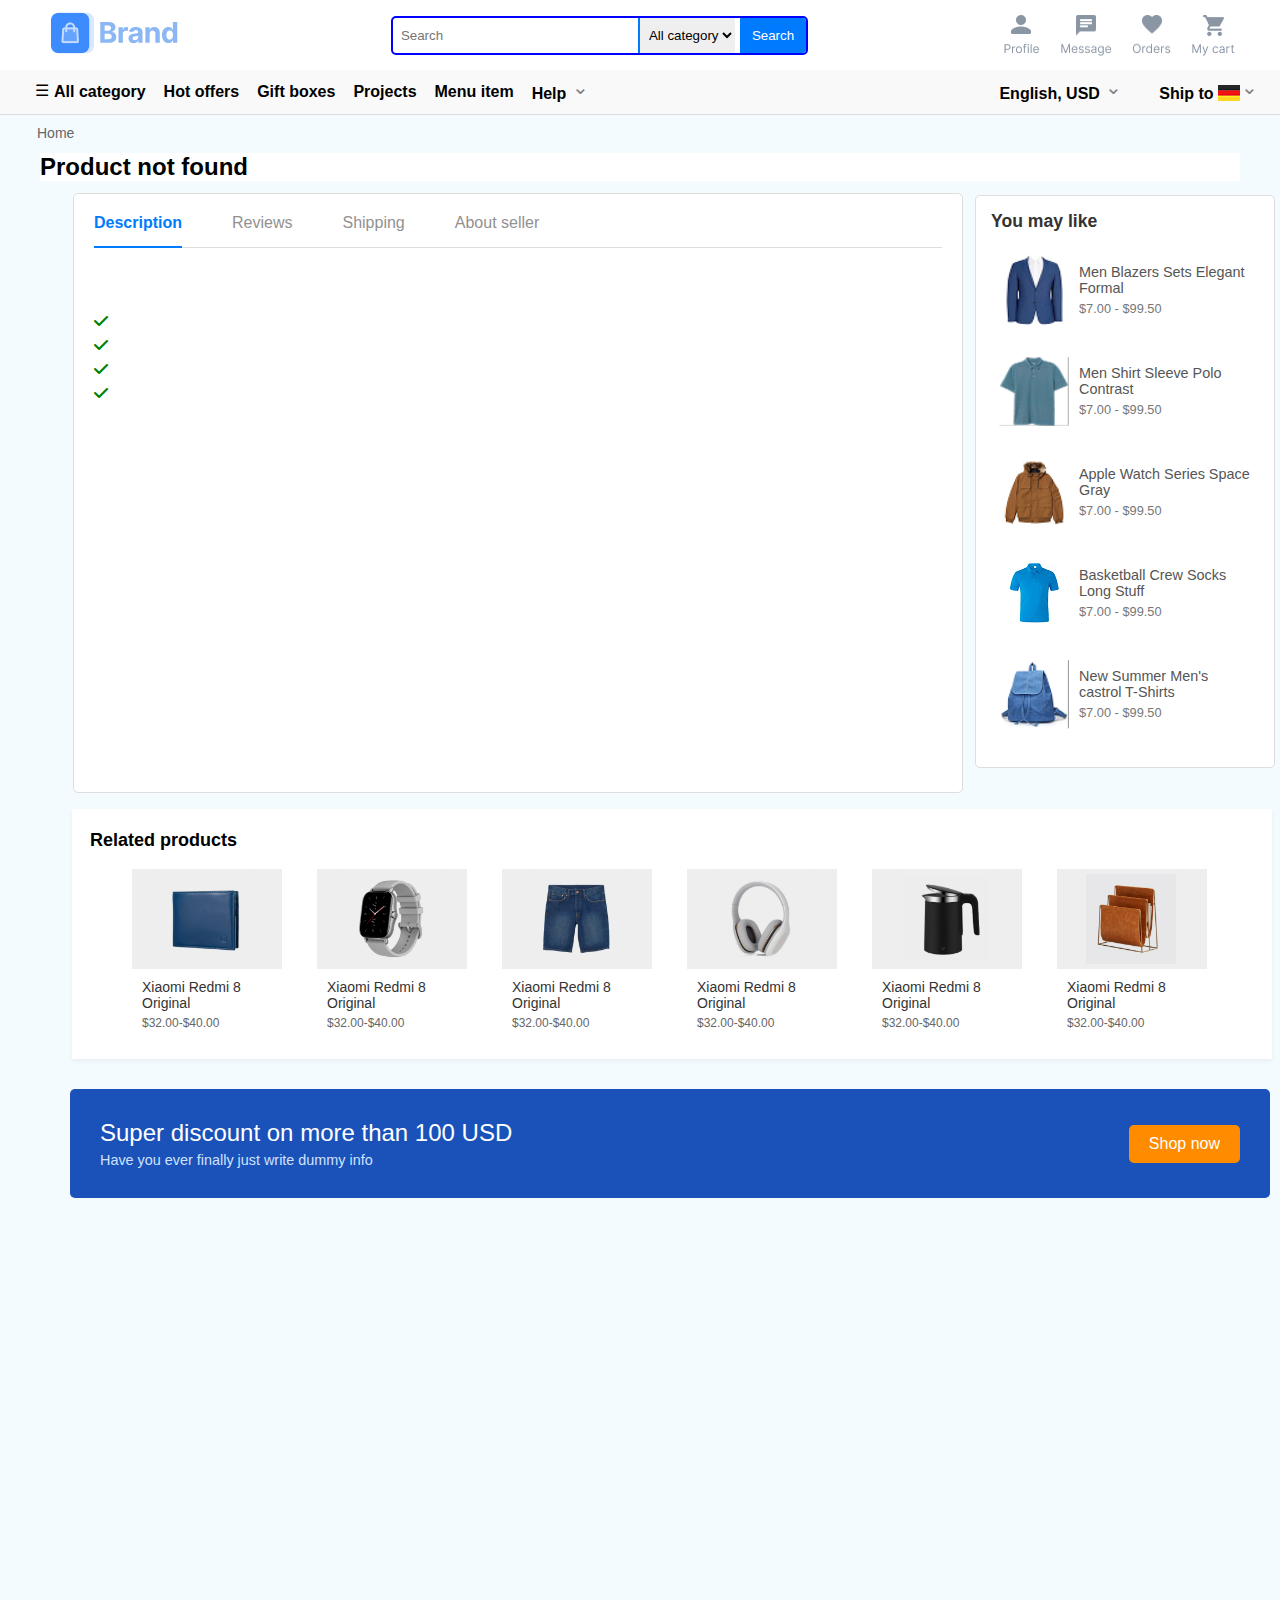
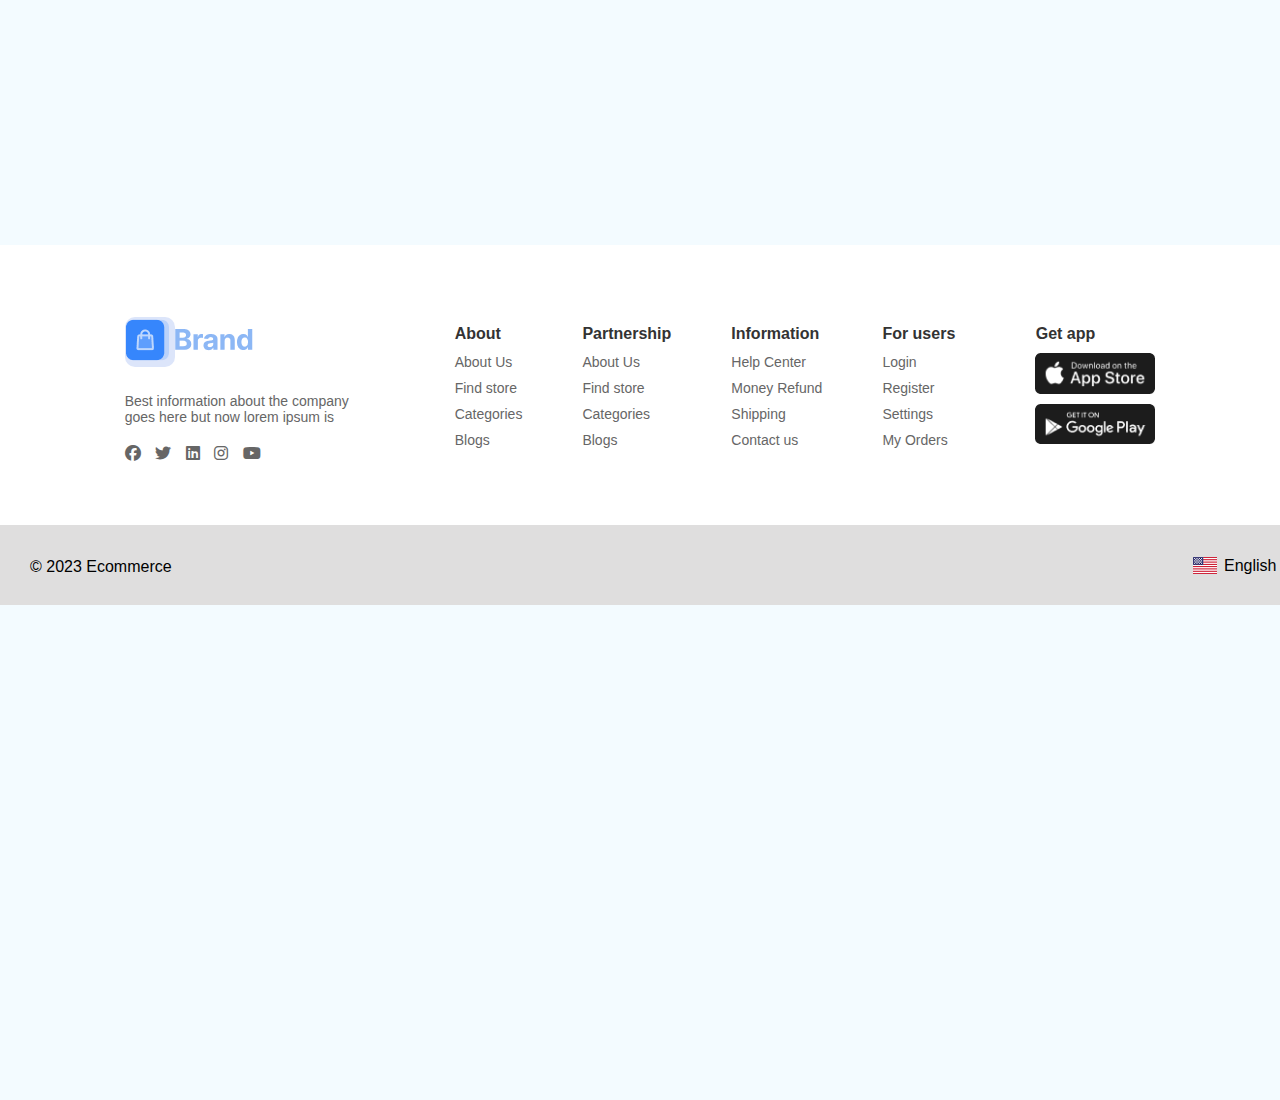
<file: HTML/ProductDetail.html>
<!DOCTYPE html>
<html lang="en">

<head>
    <meta charset="UTF-8">
    <meta name="viewport" content="width=device-width, initial-scale=1.0">
    <link rel="stylesheet" href="/CSS/ProductDetail.css">
    <link rel="stylesheet" href="https://cdnjs.cloudflare.com/ajax/libs/font-awesome/6.5.1/css/all.min.css">

    <title>Product Details</title>
</head>

<body>
    <header class="header">
        <div class="top-bar">
            <div class="logo">
                <img src="/Images/logo-colored.png" alt="">
            </div>
            <div class="search-bar">
                <input type="text" placeholder="Search">
                <select>
                    <option>All category</option>
                    <option>Electronics</option>
                    <option>Clothing</option>
                    <option>Books</option>
                </select>
                <button>Search</button>
            </div>
            <div class="user-actions">
                <img src="/Images/Profile.png" alt="">
                <img src="/Images/Message.png" alt="">
                <img src="/Images/Orders.png" alt="">
                <img src="/Images/Cart.png" alt="">
            </div>
        </div>
        <nav class=" nav-bar">
            <ul>
                <span>☰</span>
                <li> All category</li>
                <li>Hot offers</li>
                <li>Gift boxes</li>
                <li>Projects</li>
                <li>Menu item</li>
                <li>Help <span>⌄</span>
                </li>
            </ul>
            <ul class="language-shipping">
                <li>English, USD <span>⌄</span></li>
                <li> Ship to <img src="/Images/icon.png"><span>⌄</span></li>
            </ul>
        </nav>
    </header>
    <main>
        <div class="breadcrumb">
            <a href="./Homepage.html">Home</a>
            <span id="breadcrumb-category"></span>
            <span id="breadcrumb-subcategory"></span>
            <span id="breadcrumb-product"></span>
        </div>
        <div id="product-container">
            <img id="product-image" src="" alt="">
            <div class="product-left">
                <p id="in-stock" style="color: green;">✔ In stock</p>
                <h1 id="product-title"></h1>
                <div id="product-details">
                </div>

            </div>
            <div class="product-thumbnails">
            </div>
            <div class="product-right">
                <div class="supplier-info">
                    <div class="supplier-header">
                        <img src="/Images/img.jpg" height="50px" width="50px" alt="">
                        <span class="supplier-label">Supplier</span>
                        <span id="supplier-name"></span>

                    </div>
                    <div class="supplier-details">
                        <div class="supplier-item">
                            <img class="flag-img" src="" alt="">
                            <span id="supplier-location"></span>
                        </div>

                        <div class="supplier-item">
                            <img class="verified-img" src="/Images/verified_user.png" alt="">
                            <span class="verified-seller">Verified Seller</span>
                        </div>

                        <div class="supplier-item">
                            <img class="worldwide-img" src="/Images/worldwide.png" alt="">
                            <span class="worldwide-shipping">Worldwide shipping</span>
                        </div>
                    </div>
                    <button class="inquiry-button">Send inquiry</button>
                    <button class="seller-profile">Seller's profile</button>
                </div>
                <a href="#" class="save-for-later"><i class="far fa-heart"></i> Save for later</a>
            </div>
        </div>
        <div id="product-subContainer">
            <div class="product-column-detail">
                <p>Description</p>
                <p>Reviews</p>
                <p>Shipping</p>
                <p>About seller</p>
            </div>
            <p id="product-description"></p>
            <table>
                <tbody id="product-details-body">
                </tbody>
            </table>
            <ul>
                <li id="feature-1"><i class="fa fa-check"></i></li>
                <li id="feature-2"><i class="fa fa-check"></i></li>
                <li id="feature-3"><i class="fa fa-check"></i></li>
                <li id="feature-4"><i class="fa fa-check"></i></li>
            </ul>
        </div>
        <div id="side-products">
            <h4>You may like</h4>
            <div class="product-item">
                <div class="product-image">
                    <img src="../ProductImages/item31.png" alt="" width="70" height="70">
                </div>
                <div class="product-details">
                    <div class="product-title">Men Blazers Sets Elegant Formal</div>
                    <div class="product-price">$7.00 - $99.50</div>
                </div>
            </div>
            <div class="product-item">
                <div class="product-image">
                    <img src="../ProductImages/item32.png" alt="" width="70" height="70">
                </div>
                <div class="product-details">
                    <div class="product-title">Men Shirt Sleeve Polo Contrast</div>
                    <div class="product-price">$7.00 - $99.50</div>
                </div>
            </div>
            <div class="product-item">
                <div class="product-image">
                    <img src="../ProductImages/item33.png" alt="" width="70" height="70">
                </div>
                <div class="product-details">
                    <div class="product-title">Apple Watch Series Space Gray</div>
                    <div class="product-price">$7.00 - $99.50</div>
                </div>
            </div>
            <div class="product-item">
                <div class="product-image">
                    <img src="../ProductImages/item34.png" alt="" width="70" height="70">
                </div>
                <div class="product-details">
                    <div class="product-title">Basketball Crew Socks Long Stuff</div>
                    <div class="product-price">$7.00 - $99.50</div>
                </div>
            </div>
            <div class="product-item">
                <div class="product-image">
                    <img src="../ProductImages/item35.png" alt="" width="70" height="70">
                </div>
                <div class="product-details">
                    <div class="product-title">New Summer Men's castrol T-Shirts</div>
                    <div class="product-price">$7.00 - $99.50</div>
                </div>
            </div>
        </div>
        <h2 id="related-products">Related products</h2>
        <div class="related-products-section">
            <div class="product-display-card">
                <div class="product-image-area">
                    <img src="../ProductImages/item36.png" alt="Xiaomi Redmi 8 Original Product" class="display-image">
                </div>
                <div class="product-info-section">
                    <div class="item-title">Xiaomi Redmi 8 Original</div>
                    <div class="price-range">$32.00-$40.00</div>
                </div>
            </div>
            <div class="product-display-card">
                <div class="product-image-area">
                    <img src="../ProductImages/item37.png" alt="Xiaomi Redmi 8 Original Product" class="display-image">
                </div>
                <div class="product-info-section">
                    <div class="item-title">Xiaomi Redmi 8 Original</div>
                    <div class="price-range">$32.00-$40.00</div>
                </div>
            </div>
            <div class="product-display-card">
                <div class="product-image-area">
                    <img src="../ProductImages/item38.png" alt="Xiaomi Redmi 8 Original Product" class="display-image">
                </div>
                <div class="product-info-section">
                    <div class="item-title">Xiaomi Redmi 8 Original</div>
                    <div class="price-range">$32.00-$40.00</div>
                </div>
            </div>
            <div class="product-display-card">
                <div class="product-image-area">
                    <img src="../ProductImages/item39.png" alt="Xiaomi Redmi 8 Original Product" class="display-image">
                </div>
                <div class="product-info-section">
                    <div class="item-title">Xiaomi Redmi 8 Original</div>
                    <div class="price-range">$32.00-$40.00</div>
                </div>
            </div>
            <div class="product-display-card">
                <div class="product-image-area">
                    <img src="../ProductImages/item40.png" alt="Xiaomi Redmi 8 Original Product" class="display-image">
                </div>
                <div class="product-info-section">
                    <div class="item-title">Xiaomi Redmi 8 Original</div>
                    <div class="price-range">$32.00-$40.00</div>
                </div>
            </div>
            <div class="product-display-card">
                <div class="product-image-area">
                    <img src="../ProductImages/item41.png" alt="Xiaomi Redmi 8 Original Product" class="display-image">
                </div>
                <div class="product-info-section">
                    <div class="item-title">Xiaomi Redmi 8 Original</div>
                    <div class="price-range">$32.00-$40.00</div>
                </div>
            </div>
        </div>
        <div class="discount-banner">
            <div class="banner-text">
                <div class="main-discount-text">Super discount on more than 100 USD</div>
                <div class="sub-discount-text">Have you ever finally just write dummy info</div>
            </div>
            <button class="shop-now-button">Shop now</button>
        </div>
    </main>
    <footer>
        <div class="mid-container">
            <div class="footer-brand">
                <div class="brand-logo"><img src="/Images/logo-colored.png" alt=""></div>
                <!-- Add your brand logo here -->
                <p>Best information about the company goes here but now lorem ipsum is</p>
                <div class="social-icons">
                    <a href="#"><i class="fab fa-facebook"></i></a>
                    <a href="#"><i class="fab fa-twitter"></i></a>
                    <a href="#"><i class="fab fa-linkedin"></i></a>
                    <a href="#"><i class="fab fa-instagram"></i></a>
                    <a href="#"><i class="fab fa-youtube"></i></a>
                </div>
            </div>
            <div class="footer-links">
                <div>
                    <h4>About</h4>
                    <ul>
                        <li><a href="#">About Us</a></li>
                        <li><a href="#">Find store</a></li>
                        <li><a href="#">Categories</a></li>
                        <li><a href="#">Blogs</a></li>
                    </ul>
                </div>
                <div>
                    <h4>Partnership</h4>
                    <ul>
                        <li><a href="#">About Us</a></li>
                        <li><a href="#">Find store</a></li>
                        <li><a href="#">Categories</a></li>
                        <li><a href="#">Blogs</a></li>
                    </ul>
                </div>
                <div>
                    <h4>Information</h4>
                    <ul>
                        <li><a href="#">Help Center</a></li>
                        <li><a href="#">Money Refund</a></li>
                        <li><a href="#">Shipping</a></li>
                        <li><a href="#">Contact us</a></li>
                    </ul>
                </div>
                <div>
                    <h4>For users</h4>
                    <ul>
                        <li><a href="#">Login</a></li>
                        <li><a href="#">Register</a></li>
                        <li><a href="#">Settings</a></li>
                        <li><a href="#">My Orders</a></li>
                    </ul>
                </div>
            </div>
            <div class="footer-apps">
                <h4>Get app</h4>
                <a href="#"><img src="/Images/app-store.png" alt="App Store"></a>
                <a href="#"><img src="/Images/google-play.png" alt="Google Play"></a>
            </div>
        </div>
        <div class="bottom-container">
            <h4>&copy; 2023 Ecommerce</h4>
            <p><img src="/Images/flag3.png">English <span>⌄</span></p>
        </div>
    </footer>
    <script src="/JavaScript/ProductDetail.js" type="module"></script>
</body>

</html>
</file>
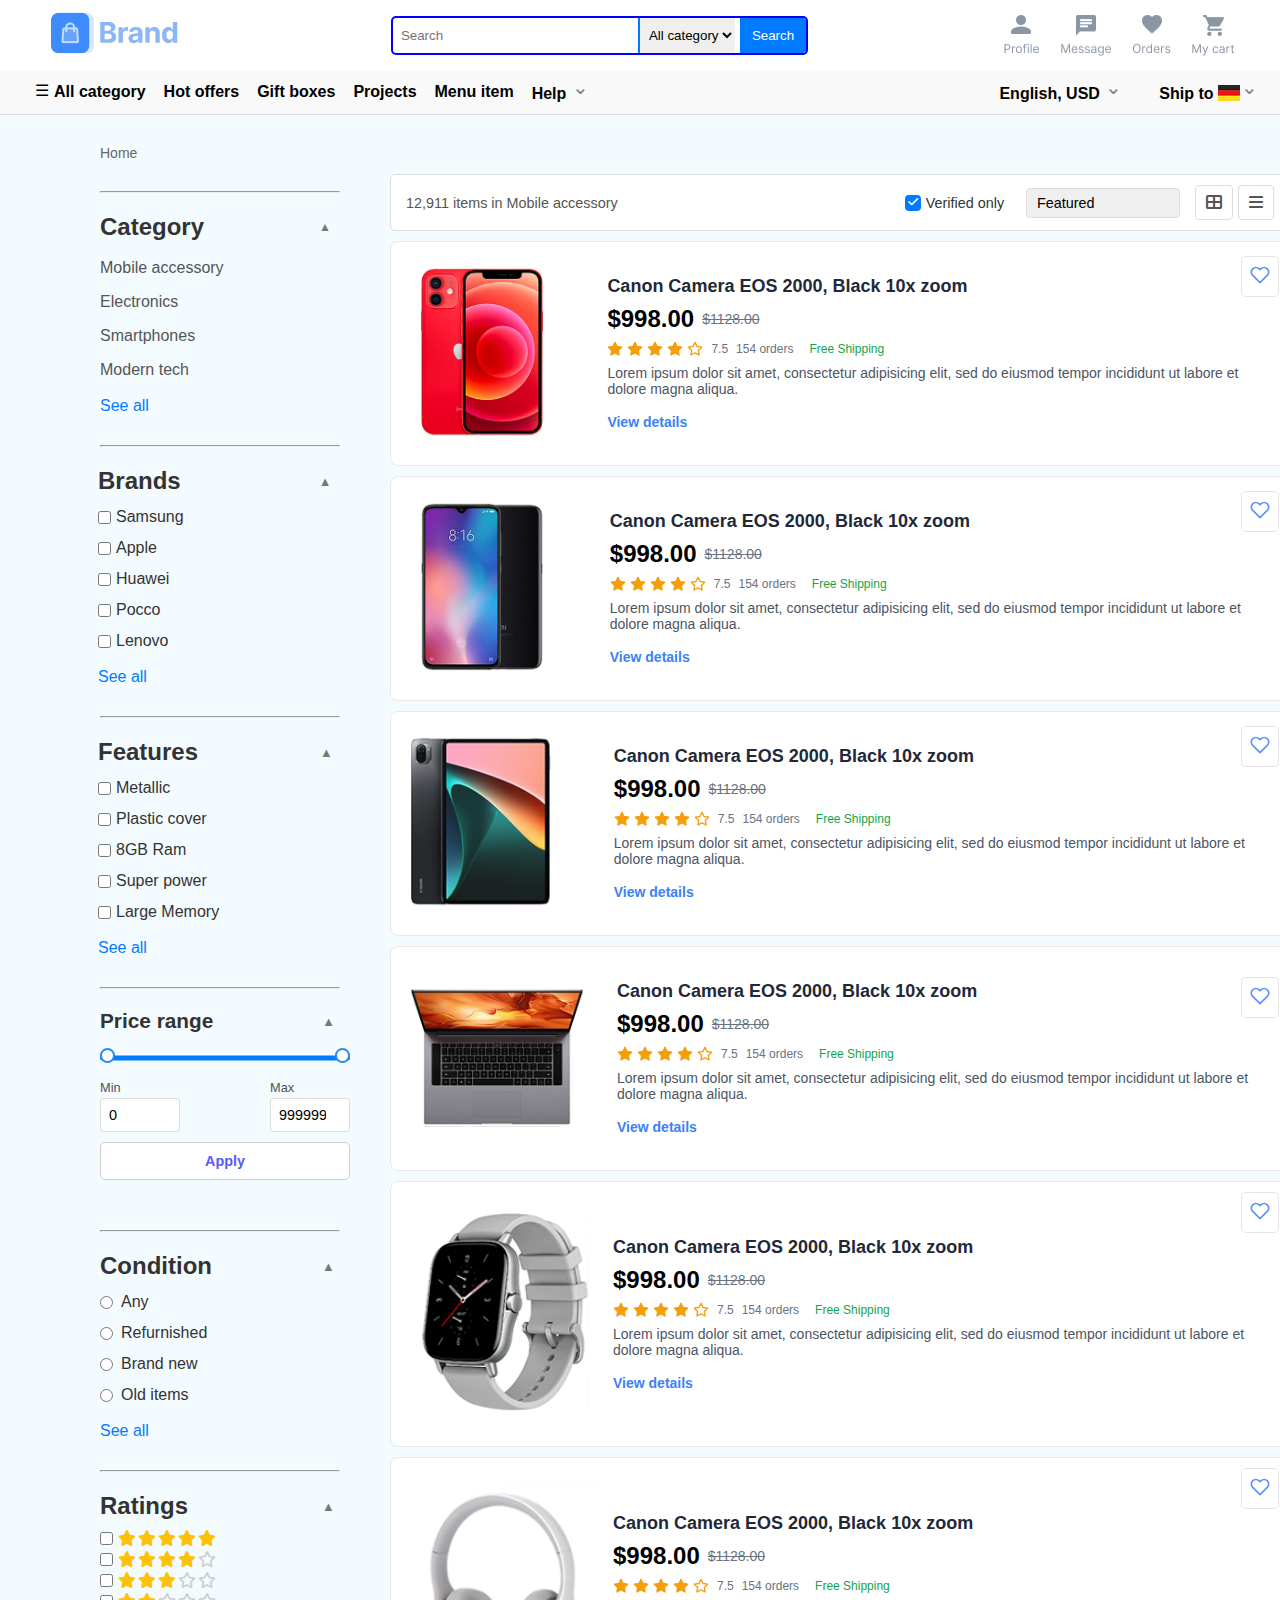
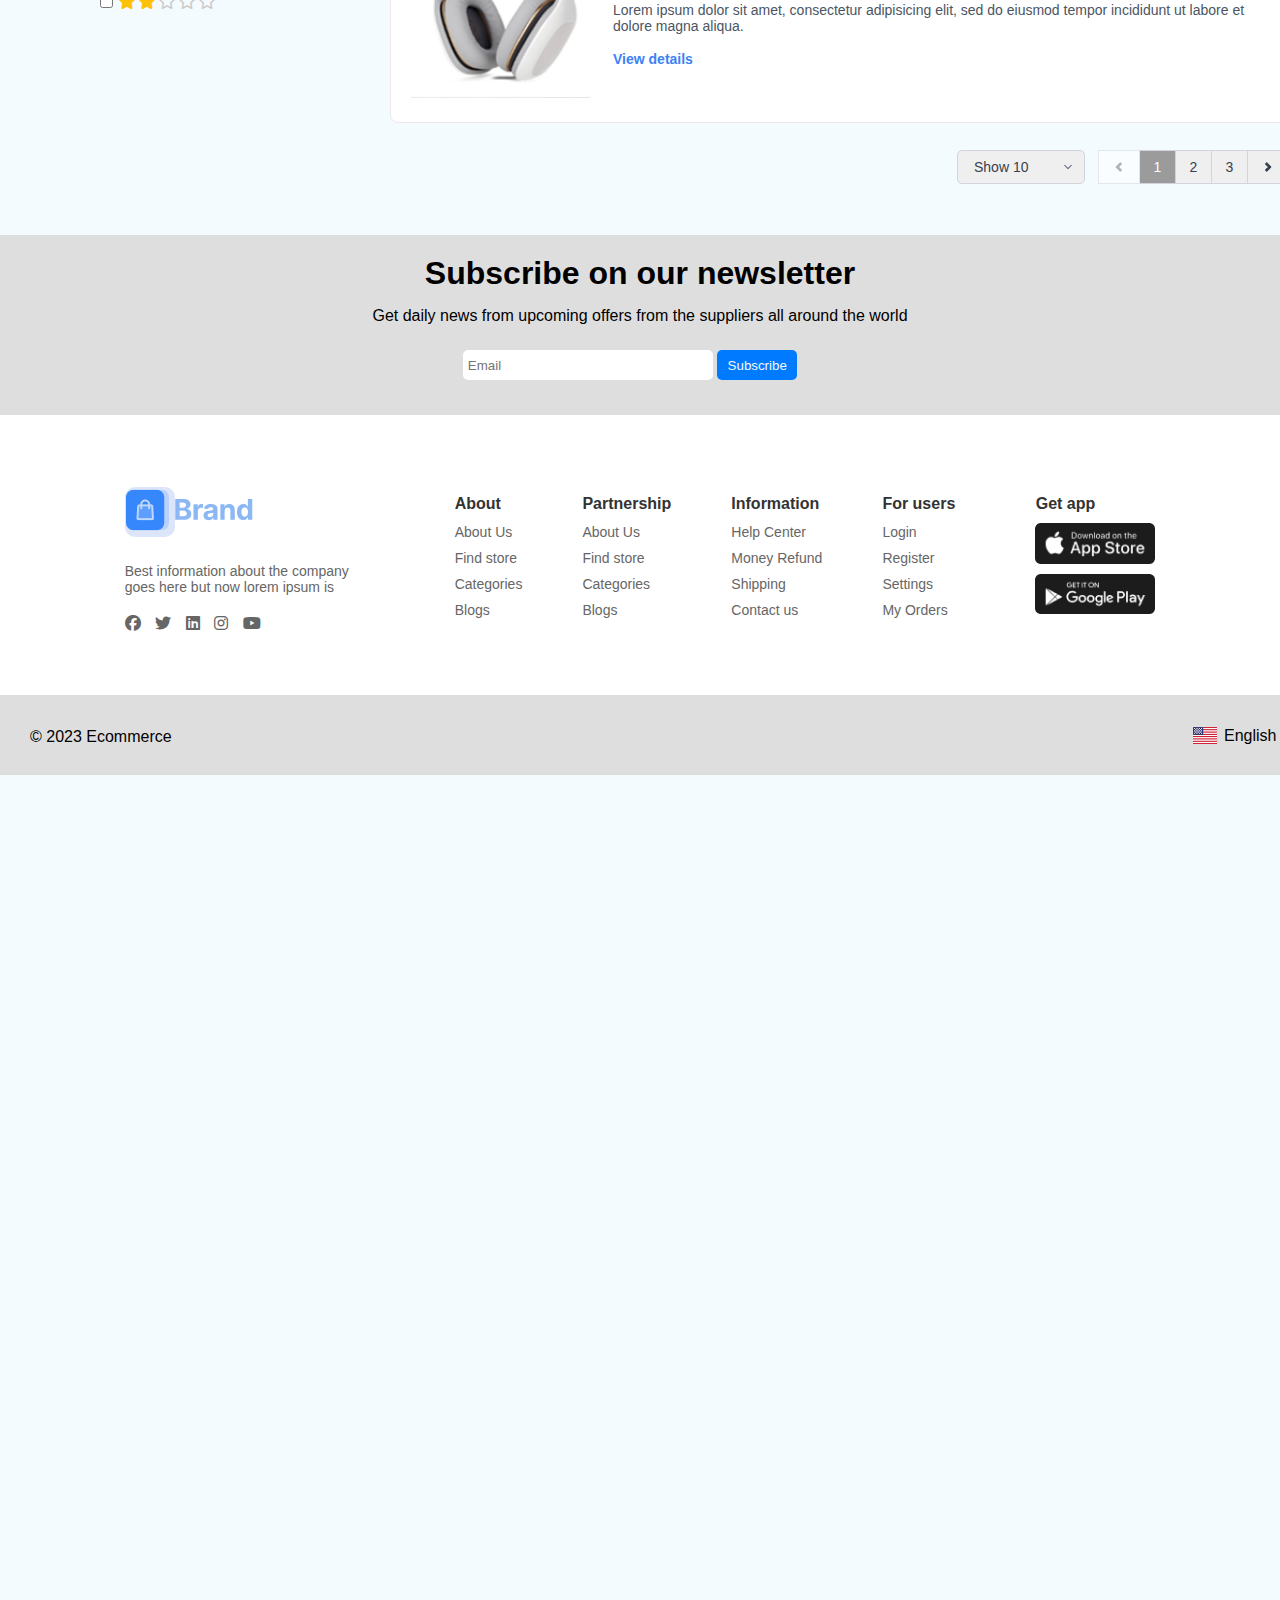
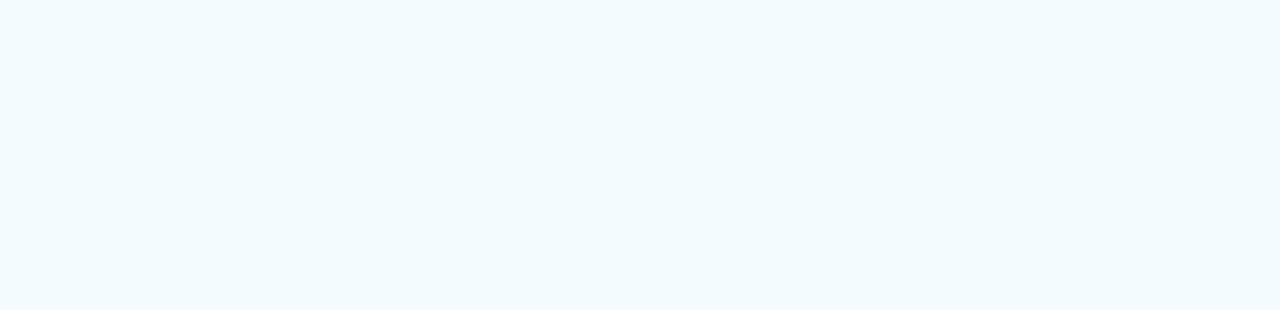
<file: HTML/ProductListing.html>
<!DOCTYPE html>
<html lang="en">

<head>
    <meta charset="UTF-8">
    <link rel="stylesheet" href="/CSS/ProductListing.css">
    <meta name="viewport" content="width=device-width, initial-scale=1.0">
    <link rel="stylesheet" href="https://cdnjs.cloudflare.com/ajax/libs/font-awesome/6.5.1/css/all.min.css">    <title>Product Listing</title>
</head>
<body>
    <header class="header">
        <div class="top-bar">
            <div class="logo">
                <img src="/Images/logo-colored.png" alt="">
            </div>
            <div class="search-bar">
                <input type="text" placeholder="Search">
                <select>
                    <option>All category</option>
                    <option>Electronics</option>
                    <option>Clothing</option>
                    <option>Books</option>
                </select>
                <button>Search</button>
            </div>
            <div class="user-actions">
                <img src="/Images/Profile.png" alt="">
                <img src="/Images/Message.png" alt="">
                <img src="/Images/Orders.png" alt="">
                <img src="/Images/Cart.png" alt="">
            </div>
        </div>
        <nav class=" nav-bar">
            <ul>
                <span>☰</span>
                <li> All category</li>
                <li>Hot offers</li>
                <li>Gift boxes</li>
                <li>Projects</li>
                <li>Menu item</li>
                <li>Help <span>⌄</span>
                </li>
            </ul>
            <ul class="language-shipping">
                <li>English, USD <span>⌄</span></li>
                <li> Ship to <img src="/Images/icon.png"><span>⌄</span></li>
            </ul>
        </nav>
    </header>
    <main>
      
        <div class="breadcrumb">
            <a href="./Homepage.html">Home</a>
            <span id="breadcrumb-category"></span>
            <span id="breadcrumb-subcategory"></span>
            <span id="breadcrumb-product"></span>
        </div>
        <hr>
        <div class="category-container">
            <div class="category-header">
                <h2 class="category-title">Category</h2>
                <span class="category-toggle">&#9650;</span> </div>
            <ul class="category-list">
                <li class="category-item">Mobile accessory</li>
                <li class="category-item">Electronics</li>
                <li class="category-item">Smartphones</li>
                <li class="category-item">Modern tech</li>
            </ul>
            <div class="category-see-all">
                <a href="#">See all</a>
            </div>
        </div>
        <hr>
        <div class="brands-filter">
            <div class="brands-header">
                <h2 class="brands-title">Brands</h2>
                <span class="brands-toggle">&#9650;</span>
            </div>
            <ul class="brands-list">
                <li class="brand-item">
                    <input type="checkbox" id="samsung">
                    <label for="samsung">Samsung</label>
                </li>
                <li class="brand-item">
                    <input type="checkbox" id="apple">
                    <label for="apple">Apple</label>
                </li>
                <li class="brand-item">
                    <input type="checkbox" id="huawei">
                    <label for="huawei">Huawei</label>
                </li>
                <li class="brand-item">
                    <input type="checkbox" id="poco">
                    <label for="poco">Pocco</label>
                </li>
                <li class="brand-item">
                    <input type="checkbox" id="lenovo">
                    <label for="lenovo">Lenovo</label>
                </li>
            </ul>
            <div class="brands-see-all">
                <a href="#">See all</a>
            </div>
        </div>
        <hr>
        <div class="features-filter">
            <div class="features-header">
                <h2 class="features-title">Features</h2>
                <span class="features-toggle">&#9650;</span>
            </div>
            <ul class="features-list">
                <li class="features-item">
                    <input type="checkbox" id="metallic">
                    <label for="metallic">Metallic</label>
                </li>
                <li class="features-item">
                    <input type="checkbox" id="Plastic cover">
                    <label for="Plastic cover">Plastic cover</label>
                </li>
                <li class="features-item">
                    <input type="checkbox" id="8GB Ram">
                    <label for="8GB Ram">8GB Ram</label>
                </li>
                <li class="features-item">
                    <input type="checkbox" id="Super power">
                    <label for="Super power">Super power</label>
                </li>
                <li class="features-item">
                    <input type="checkbox" id="Large Memory">
                    <label for="Large Memory">Large Memory</label>
                </li>
            </ul>
            <div class="features-see-all">
                <a href="#">See all</a>
            </div>
        </div>
        <hr>
        <div class="price-range-filter">
            <div class="price-range-header">
                <h2 class="price-range-title">Price range</h2>
                <span class="price-range-toggle">&#9650;</span>
            </div>
            <div class="slider-container">
                <div class="slider">
                    <div class="slider-track"></div>
                    <input type="range" min="0" max="1000000" value="0" class="slider-input" id="min-slider">
                    <input type="range" min="0" max="1000000" value="999999" class="slider-input" id="max-slider">
                </div>
                <div class="price-inputs">
                    <div class="input-group">
                        <label for="min-price">Min</label>
                        <input type="number" id="min-price" value="0">
                    </div>
                    <div class="input-group">
                        <label for="max-price">Max</label>
                        <input type="number" id="max-price" value="999999">
                    </div>
                </div>
            </div>
        </div>
            <button class="apply-button">Apply</button>
            <hr>
            <div class="condition-filter">
                <div class="condition-header">
                    <h2 class="condition-title">Condition</h2>
                    <span class="condition-toggle">&#9650;</span>
                </div>
                <ul class="condition-list">
                    <li class="condition-item">
                        <input type="radio" id="any">
                        <label for="any">Any</label>
                    </li>
                    <li class="condition-item">
                        <input type="radio" id="refurnished">
                        <label for="refurnished">Refurnished</label>
                    </li>
                    <li class="condition-item">
                        <input type="radio" id="brand new">
                        <label for="brand new">Brand new</label>
                    </li>
                    <li class="condition-item">
                        <input type="radio" id="Old items">
                        <label for="Old items">Old items</label>
                    </li>
                </ul>
                <div class="condition-see-all">
                    <a href="#">See all</a>
                </div>
            </div>
            <hr>
            <div class="ratings-filter">
                <div class="ratings-header">
                    <h2 class="ratings-title">Ratings</h2>
                    <span class="ratings-toggle">&#9650;</span>
                </div>
                <ul class="ratings-list">
                    <li class="rating-item">
                        <input type="checkbox" id="rating-5">
                        <label for="rating-5">
                            <i class="fas fa-star"></i>
                            <i class="fas fa-star"></i>
                            <i class="fas fa-star"></i>
                            <i class="fas fa-star"></i>
                            <i class="fas fa-star"></i>
                        </label>
                    </li>
                    <li class="rating-item">
                        <input type="checkbox" id="rating-4-plus">
                        <label for="rating-4-plus">
                            <i class="fas fa-star"></i>
                            <i class="fas fa-star"></i>
                            <i class="fas fa-star"></i>
                            <i class="fas fa-star"></i>
                            <i class="far fa-star"></i>
                        </label>
                    </li>
                    <li class="rating-item">
                        <input type="checkbox" id="rating-3-plus">
                        <label for="rating-3-plus">
                            <i class="fas fa-star"></i>
                            <i class="fas fa-star"></i>
                            <i class="fas fa-star"></i>
                            <i class="far fa-star"></i>
                            <i class="far fa-star"></i>
                        </label>
                    </li>
                    <li class="rating-item">
                        <input type="checkbox" id="rating-2-plus">
                        <label for="rating-2-plus">
                            <i class="fas fa-star"></i>
                            <i class="fas fa-star"></i>
                            <i class="far fa-star"></i>
                            <i class="far fa-star"></i>
                            <i class="far fa-star"></i>
                        </label>
                    </li>
                </ul>
            </div>
            <div class="filter-section">
                <div class="filter-info">
                    <span class="item-count">12,911 items in Mobile accessory</span>
                    <label class="verified-only">
                        <input type="checkbox" checked>
                        <span class="checkmark"><i class="fas fa-check"></i></span>
                        Verified only
                    </label>
                </div>
                <div class="filter-controls">
                    <div class="sort-control">
                        <select id="sort-options">
                            <option>Featured</option>
                            <option>Price: Low to High</option>
                            <option>Price: High to Low</option>
                            <option>Newest</option>
                            <option>Best Selling</option>
                        </select>
                     </div>
                    <div class="view-options">
                        <button class="grid-view active">
                            <i class="fas fa-th-large"></i>
                        </button>
                        <button class="list-view">
                            <i class="fas fa-bars"></i>
                        </button>
                    </div>
                </div>
            </div>    
            <!-- Product Cards -->
            <div class="product-card1">
                <a href="productDetail.html?id=22">
                <div class="product-image-container1">
                    <img src="/ProductImages/item42.png" alt="Product" class="product-image1">
                    <button class="heart-button1">
                        <svg xmlns="http://www.w3.org/2000/svg" viewBox="0 0 24 24" class="heart-icon1">
                            <path d="M20.84 4.61a5.5 5.5 0 0 0-7.78 0L12 5.67l-1.06-1.06a5.5 5.5 0 0 0-7.78 7.78l1.06 1.06L12 21.23l7.78-7.78 1.06-1.06a5.5 5.5 0 0 0 0-7.78z"></path>
                        </svg>
                    </button>
                </div>
                <div class="product-details1">
                    <h2 class="product-title1">Canon Camera EOS 2000, Black 10x zoom</h2>
                    <div class="price-container1">
                        <span class="current-price1">$998.00</span>
                        <span class="original-price1">$1128.00</span>
                    </div>
                    <div class="rating-container1">
                        <svg xmlns="http://www.w3.org/2000/svg" viewBox="0 0 24 24" class="star-icon1"><polygon points="12 2 15.09 8.26 22 9.27 17 14.14 18.18 21.02 12 17.77 5.82 21.02 7 14.14 2 9.27 8.91 8.26 12 2"></polygon></svg>
                        <svg xmlns="http://www.w3.org/2000/svg" viewBox="0 0 24 24" class="star-icon1"><polygon points="12 2 15.09 8.26 22 9.27 17 14.14 18.18 21.02 12 17.77 5.82 21.02 7 14.14 2 9.27 8.91 8.26 12 2"></polygon></svg>
                        <svg xmlns="http://www.w3.org/2000/svg" viewBox="0 0 24 24" class="star-icon1"><polygon points="12 2 15.09 8.26 22 9.27 17 14.14 18.18 21.02 12 17.77 5.82 21.02 7 14.14 2 9.27 8.91 8.26 12 2"></polygon></svg>
                        <svg xmlns="http://www.w3.org/2000/svg" viewBox="0 0 24 24" class="star-icon1"><polygon points="12 2 15.09 8.26 22 9.27 17 14.14 18.18 21.02 12 17.77 5.82 21.02 7 14.14 2 9.27 8.91 8.26 12 2"></polygon></svg>
                        <svg xmlns="http://www.w3.org/2000/svg" viewBox="0 0 24 24" class="empty-star-icon1"><polygon  points="12 2 15.09 8.26 22 9.27 17 14.14 18.18 21.02 12 17.77 5.82 21.02 7 14.14 2 9.27 8.91 8.26 12 2"/></svg>
                        <span class="rating-value1">7.5</span>
                        <span class="order-count1">154 orders</span>
                        <span class="shipping-info1">Free Shipping</span>
                    </div>
                    <p class="description1">Lorem ipsum dolor sit amet, consectetur adipisicing elit, sed do eiusmod tempor incididunt ut labore et dolore magna aliqua.</p>
                    <a href="#" class="view-details-link1">View details</a>
                </div>
              </a>
            </div>
            <div class="product-card2">
                <a href="productDetail.html?id=23">
                <div class="product-image-container2">
                    <img src="/ProductImages/item43.png" alt="Product" class="product-image2">
                    <button class="heart-button2">
                        <svg xmlns="http://www.w3.org/2000/svg" viewBox="0 0 24 24" class="heart-icon2">
                            <path d="M20.84 4.61a5.5 5.5 0 0 0-7.78 0L12 5.67l-1.06-1.06a5.5 5.5 0 0 0-7.78 7.78l1.06 1.06L12 21.23l7.78-7.78 1.06-1.06a5.5 5.5 0 0 0 0-7.78z"></path>
                        </svg>
                    </button>
                </div>
                <div class="product-details2">
                    <h2 class="product-title2">Canon Camera EOS 2000, Black 10x zoom</h2>
                    <div class="price-container2">
                        <span class="current-price2">$998.00</span>
                        <span class="original-price2">$1128.00</span>
                    </div>
                    <div class="rating-container2">
                        <svg xmlns="http://www.w3.org/2000/svg" viewBox="0 0 24 24" class="star-icon2"><polygon points="12 2 15.09 8.26 22 9.27 17 14.14 18.18 21.02 12 17.77 5.82 21.02 7 14.14 2 9.27 8.91 8.26 12 2"></polygon></svg>
                        <svg xmlns="http://www.w3.org/2000/svg" viewBox="0 0 24 24" class="star-icon2"><polygon points="12 2 15.09 8.26 22 9.27 17 14.14 18.18 21.02 12 17.77 5.82 21.02 7 14.14 2 9.27 8.91 8.26 12 2"></polygon></svg>
                        <svg xmlns="http://www.w3.org/2000/svg" viewBox="0 0 24 24" class="star-icon2"><polygon points="12 2 15.09 8.26 22 9.27 17 14.14 18.18 21.02 12 17.77 5.82 21.02 7 14.14 2 9.27 8.91 8.26 12 2"></polygon></svg>
                        <svg xmlns="http://www.w3.org/2000/svg" viewBox="0 0 24 24" class="star-icon2"><polygon points="12 2 15.09 8.26 22 9.27 17 14.14 18.18 21.02 12 17.77 5.82 21.02 7 14.14 2 9.27 8.91 8.26 12 2"></polygon></svg>
                        <svg xmlns="http://www.w3.org/2000/svg" viewBox="0 0 24 24" class="empty-star-icon2"><polygon  points="12 2 15.09 8.26 22 9.27 17 14.14 18.18 21.02 12 17.77 5.82 21.02 7 14.14 2 9.27 8.91 8.26 12 2"/></svg>
                        <span class="rating-value2">7.5</span>
                        <span class="order-count2">154 orders</span>
                        <span class="shipping-info2">Free Shipping</span>
                    </div>
                    <p class="description2">Lorem ipsum dolor sit amet, consectetur adipisicing elit, sed do eiusmod tempor incididunt ut labore et dolore magna aliqua.</p>
                    <a href="#" class="view-details-link2">View details</a>
                </div>
              </a> 
            </div>
            <div class="product-card3">
              <a href="productDetail.html?id=24">
                <div class="product-image-container3">
                    <img src="/ProductImages/item44.png" alt="Product" class="product-image3">
                    <button class="heart-button3">
                        <svg xmlns="http://www.w3.org/2000/svg" viewBox="0 0 24 24" class="heart-icon3">
                            <path d="M20.84 4.61a5.5 5.5 0 0 0-7.78 0L12 5.67l-1.06-1.06a5.5 5.5 0 0 0-7.78 7.78l1.06 1.06L12 21.23l7.78-7.78 1.06-1.06a5.5 5.5 0 0 0 0-7.78z"></path>
                        </svg>
                    </button>
                </div>
                <div class="product-details3">
                    <h2 class="product-title3">Canon Camera EOS 2000, Black 10x zoom</h2>
                    <div class="price-container3">
                        <span class="current-price3">$998.00</span>
                        <span class="original-price3">$1128.00</span>
                    </div>
                    <div class="rating-container3">
                        <svg xmlns="http://www.w3.org/2000/svg" viewBox="0 0 24 24" class="star-icon3"><polygon points="12 2 15.09 8.26 22 9.27 17 14.14 18.18 21.02 12 17.77 5.82 21.02 7 14.14 2 9.27 8.91 8.26 12 2"></polygon></svg>
                        <svg xmlns="http://www.w3.org/2000/svg" viewBox="0 0 24 24" class="star-icon3"><polygon points="12 2 15.09 8.26 22 9.27 17 14.14 18.18 21.02 12 17.77 5.82 21.02 7 14.14 2 9.27 8.91 8.26 12 2"></polygon></svg>
                        <svg xmlns="http://www.w3.org/2000/svg" viewBox="0 0 24 24" class="star-icon3"><polygon points="12 2 15.09 8.26 22 9.27 17 14.14 18.18 21.02 12 17.77 5.82 21.02 7 14.14 2 9.27 8.91 8.26 12 2"></polygon></svg>
                        <svg xmlns="http://www.w3.org/2000/svg" viewBox="0 0 24 24" class="star-icon3"><polygon points="12 2 15.09 8.26 22 9.27 17 14.14 18.18 21.02 12 17.77 5.82 21.02 7 14.14 2 9.27 8.91 8.26 12 2"></polygon></svg>
                        <svg xmlns="http://www.w3.org/2000/svg" viewBox="0 0 24 24" class="empty-star-icon3"><polygon  points="12 2 15.09 8.26 22 9.27 17 14.14 18.18 21.02 12 17.77 5.82 21.02 7 14.14 2 9.27 8.91 8.26 12 2"/></svg>
                        <span class="rating-value3">7.5</span>
                        <span class="order-count3">154 orders</span>
                        <span class="shipping-info3">Free Shipping</span>
                    </div>
                    <p class="description3">Lorem ipsum dolor sit amet, consectetur adipisicing elit, sed do eiusmod tempor incididunt ut labore et dolore magna aliqua.</p>
                    <a href="#" class="view-details-link3">View details</a>
                </div>
              </a>
            </div>
            <div class="product-card4">
                <a href="productDetail.html?id=25">
                <div class="product-image-container4">
                    <img src="/ProductImages/item45.png" alt="Product" class="product-image4">
                    <button class="heart-button4">
                        <svg xmlns="http://www.w3.org/2000/svg" viewBox="0 0 24 24" class="heart-icon4">
                            <path d="M20.84 4.61a5.5 5.5 0 0 0-7.78 0L12 5.67l-1.06-1.06a5.5 5.5 0 0 0-7.78 7.78l1.06 1.06L12 21.23l7.78-7.78 1.06-1.06a5.5 5.5 0 0 0 0-7.78z"></path>
                        </svg>
                    </button>
                </div>
                <div class="product-details4">
                    <h2 class="product-title4">Canon Camera EOS 2000, Black 10x zoom</h2>
                    <div class="price-container4">
                        <span class="current-price4">$998.00</span>
                        <span class="original-price4">$1128.00</span>
                    </div>
                    <div class="rating-container4">
                        <svg xmlns="http://www.w3.org/2000/svg" viewBox="0 0 24 24" class="star-icon4"><polygon points="12 2 15.09 8.26 22 9.27 17 14.14 18.18 21.02 12 17.77 5.82 21.02 7 14.14 2 9.27 8.91 8.26 12 2"></polygon></svg>
                        <svg xmlns="http://www.w3.org/2000/svg" viewBox="0 0 24 24" class="star-icon4"><polygon points="12 2 15.09 8.26 22 9.27 17 14.14 18.18 21.02 12 17.77 5.82 21.02 7 14.14 2 9.27 8.91 8.26 12 2"></polygon></svg>
                        <svg xmlns="http://www.w3.org/2000/svg" viewBox="0 0 24 24" class="star-icon4"><polygon points="12 2 15.09 8.26 22 9.27 17 14.14 18.18 21.02 12 17.77 5.82 21.02 7 14.14 2 9.27 8.91 8.26 12 2"></polygon></svg>
                        <svg xmlns="http://www.w3.org/2000/svg" viewBox="0 0 24 24" class="star-icon4"><polygon points="12 2 15.09 8.26 22 9.27 17 14.14 18.18 21.02 12 17.77 5.82 21.02 7 14.14 2 9.27 8.91 8.26 12 2"></polygon></svg>
                        <svg xmlns="http://www.w3.org/2000/svg" viewBox="0 0 24 24" class="empty-star-icon4"><polygon  points="12 2 15.09 8.26 22 9.27 17 14.14 18.18 21.02 12 17.77 5.82 21.02 7 14.14 2 9.27 8.91 8.26 12 2"/></svg>
                        <span class="rating-value4">7.5</span>
                        <span class="order-count4">154 orders</span>
                        <span class="shipping-info4">Free Shipping</span>
                    </div>
                    <p class="description4">Lorem ipsum dolor sit amet, consectetur adipisicing elit, sed do eiusmod tempor incididunt ut labore et dolore magna aliqua.</p>
                    <a href="#" class="view-details-link4">View details</a>
                </div>
              </a>
            </div>
            <div class="product-card5">
                <a href="productDetail.html?id=26">
                <div class="product-image-container5">
                    <img src="/ProductImages/item46.png" alt="Product" class="product-image5">
                    <button class="heart-button5">
                        <svg xmlns="http://www.w3.org/2000/svg" viewBox="0 0 24 24" class="heart-icon5">
                            <path d="M20.84 4.61a5.5 5.5 0 0 0-7.78 0L12 5.67l-1.06-1.06a5.5 5.5 0 0 0-7.78 7.78l1.06 1.06L12 21.23l7.78-7.78 1.06-1.06a5.5 5.5 0 0 0 0-7.78z"></path>
                        </svg>
                    </button>
                </div>
                <div class="product-details5">
                    <h2 class="product-title5">Canon Camera EOS 2000, Black 10x zoom</h2>
                    <div class="price-container5">
                        <span class="current-price5">$998.00</span>
                        <span class="original-price5">$1128.00</span>
                    </div>
                    <div class="rating-container5">
                        <svg xmlns="http://www.w3.org/2000/svg" viewBox="0 0 24 24" class="star-icon5"><polygon points="12 2 15.09 8.26 22 9.27 17 14.14 18.18 21.02 12 17.77 5.82 21.02 7 14.14 2 9.27 8.91 8.26 12 2"></polygon></svg>
                        <svg xmlns="http://www.w3.org/2000/svg" viewBox="0 0 24 24" class="star-icon5"><polygon points="12 2 15.09 8.26 22 9.27 17 14.14 18.18 21.02 12 17.77 5.82 21.02 7 14.14 2 9.27 8.91 8.26 12 2"></polygon></svg>
                        <svg xmlns="http://www.w3.org/2000/svg" viewBox="0 0 24 24" class="star-icon5"><polygon points="12 2 15.09 8.26 22 9.27 17 14.14 18.18 21.02 12 17.77 5.82 21.02 7 14.14 2 9.27 8.91 8.26 12 2"></polygon></svg>
                        <svg xmlns="http://www.w3.org/2000/svg" viewBox="0 0 24 24" class="star-icon5"><polygon points="12 2 15.09 8.26 22 9.27 17 14.14 18.18 21.02 12 17.77 5.82 21.02 7 14.14 2 9.27 8.91 8.26 12 2"></polygon></svg>
                        <svg xmlns="http://www.w3.org/2000/svg" viewBox="0 0 24 24" class="empty-star-icon5"><polygon  points="12 2 15.09 8.26 22 9.27 17 14.14 18.18 21.02 12 17.77 5.82 21.02 7 14.14 2 9.27 8.91 8.26 12 2"/></svg>
                        <span class="rating-value5">7.5</span>
                        <span class="order-count5">154 orders</span>
                        <span class="shipping-info5">Free Shipping</span>
                    </div>
                    <p class="description5">Lorem ipsum dolor sit amet, consectetur adipisicing elit, sed do eiusmod tempor incididunt ut labore et dolore magna aliqua.</p>
                    <a href="#" class="view-details-link5">View details</a>
                </div>
              </a>
            </div>
            <div class="product-card6">
                <a href="productDetail.html?id=27">
                <div class="product-image-container6">
                    <img src="/ProductImages/item47.png" alt="Product" class="product-image6">
                  
                    <button class="heart-button6">
                        <svg xmlns="http://www.w3.org/2000/svg" viewBox="0 0 24 24" class="heart-icon6">
                            <path d="M20.84 4.61a5.5 5.5 0 0 0-7.78 0L12 5.67l-1.06-1.06a5.5 5.5 0 0 0-7.78 7.78l1.06 1.06L12 21.23l7.78-7.78 1.06-1.06a5.5 5.5 0 0 0 0-7.78z"></path>
                        </svg>
                    </button>
                </div>
                <div class="product-details6">
                    <h2 class="product-title6">Canon Camera EOS 2000, Black 10x zoom</h2>
                    <div class="price-container6">
                        <span class="current-price6">$998.00</span>
                        <span class="original-price6">$1128.00</span>
                    </div>
                    <div class="rating-container6">
                        <svg xmlns="http://www.w3.org/2000/svg" viewBox="0 0 24 24" class="star-icon6"><polygon points="12 2 15.09 8.26 22 9.27 17 14.14 18.18 21.02 12 17.77 5.82 21.02 7 14.14 2 9.27 8.91 8.26 12 2"></polygon></svg>
                        <svg xmlns="http://www.w3.org/2000/svg" viewBox="0 0 24 24" class="star-icon6"><polygon points="12 2 15.09 8.26 22 9.27 17 14.14 18.18 21.02 12 17.77 5.82 21.02 7 14.14 2 9.27 8.91 8.26 12 2"></polygon></svg>
                        <svg xmlns="http://www.w3.org/2000/svg" viewBox="0 0 24 24" class="star-icon6"><polygon points="12 2 15.09 8.26 22 9.27 17 14.14 18.18 21.02 12 17.77 5.82 21.02 7 14.14 2 9.27 8.91 8.26 12 2"></polygon></svg>
                        <svg xmlns="http://www.w3.org/2000/svg" viewBox="0 0 24 24" class="star-icon6"><polygon points="12 2 15.09 8.26 22 9.27 17 14.14 18.18 21.02 12 17.77 5.82 21.02 7 14.14 2 9.27 8.91 8.26 12 2"></polygon></svg>
                        <svg xmlns="http://www.w3.org/2000/svg" viewBox="0 0 24 24" class="empty-star-icon6"><polygon  points="12 2 15.09 8.26 22 9.27 17 14.14 18.18 21.02 12 17.77 5.82 21.02 7 14.14 2 9.27 8.91 8.26 12 2"/></svg>
                        <span class="rating-value6">7.5</span>
                        <span class="order-count6">154 orders</span>
                        <span class="shipping-info6">Free Shipping</span>
                    </div>
                    <p class="description6">Lorem ipsum dolor sit amet, consectetur adipisicing elit, sed do eiusmod tempor incididunt ut labore et dolore magna aliqua.</p>
                    <a href="#" class="view-details-link6">View details</a>
                </div>
              </a> 
            </div>
            <div class="pagination-container">
                <div class="show-select-wrapper">
                    <select class="select-input">
                        <option>Show 10</option>
                        <option>20</option>
                        <option>30</option>
                    </select>
                </div>
                <div class="pagination-buttons">
                    <button class="page-button disabled">
                        <svg xmlns="http://www.w3.org/2000/svg" viewBox="0 0 24 24" class="page-button-icon">
                            <path d="M15.41 7.41L10.83 12l4.58 4.59L14 18l-6-6 6-6z"></path>
                        </svg>
                    </button>
                    <button class="page-button active">1</button>
                    <button class="page-button">2</button>
                    <button class="page-button">3</button>
                    <button class="page-button">
                        <svg xmlns="http://www.w3.org/2000/svg" viewBox="0 0 24 24" class="page-button-icon">
                            <path d="M8.59 16.59L13.17 12 8.59 7.41 10 6l6 6-6 6z"></path>
                        </svg>
                    </button>
                </div>
            </div>
        </main>
    <footer>
        <div class="top-container">
            <h1>Subscribe on our newsletter</h1>
            <p>Get daily news from upcoming offers from the suppliers all around the world</p>
            <input type="email" placeholder="Email" value="" name="email">
            <button class="btn btn-primary">Subscribe</button>
        </div>
        <div class="mid-container">
            <div class="footer-brand">
                <div class="brand-logo"><img src="/Images/logo-colored.png" alt=""></div> <!-- Add your brand logo here -->
                <p>Best information about the company goes here but now lorem ipsum is</p>
                <div class="social-icons">
                    <a href="#"><i class="fab fa-facebook"></i></a>
                    <a href="#"><i class="fab fa-twitter"></i></a>
                    <a href="#"><i class="fab fa-linkedin"></i></a>
                    <a href="#"><i class="fab fa-instagram"></i></a>
                    <a href="#"><i class="fab fa-youtube"></i></a>
                </div>
            </div>
            <div class="footer-links">
                <div>
                    <h4>About</h4>
                    <ul>
                        <li><a href="#">About Us</a></li>
                        <li><a href="#">Find store</a></li>
                        <li><a href="#">Categories</a></li>
                        <li><a href="#">Blogs</a></li>
                    </ul>
                </div>
                <div>
                    <h4>Partnership</h4>
                    <ul>
                        <li><a href="#">About Us</a></li>
                        <li><a href="#">Find store</a></li>
                        <li><a href="#">Categories</a></li>
                        <li><a href="#">Blogs</a></li>
                    </ul>
                </div>
                <div>
                    <h4>Information</h4>
                    <ul>
                        <li><a href="#">Help Center</a></li>
                        <li><a href="#">Money Refund</a></li>
                        <li><a href="#">Shipping</a></li>
                        <li><a href="#">Contact us</a></li>
                    </ul>
                </div>
                <div>
                    <h4>For users</h4>
                    <ul>
                        <li><a href="#">Login</a></li>
                        <li><a href="#">Register</a></li>
                        <li><a href="#">Settings</a></li>
                        <li><a href="#">My Orders</a></li>
                    </ul>
                </div>
            </div>
            <div class="footer-apps">
                <h4>Get app</h4>
                <a href="#"><img src="/Images/app-store.png" alt="App Store"></a>
                <a href="#"><img src="/Images/google-play.png" alt="Google Play"></a>
            </div>
        </div>
        <div class="bottom-container">
            <h4>&copy; 2023 Ecommerce</h4>
            <p><img src="/Images/flag3.png">English <span>⌄</span></p>
        </div>
    </footer>
   <script type="module" src="/JavaScript/ProductListing.js">
    </script>
</body>

</html>
</file>
<file: CSS/ProductDetail.css>
* {
    margin: 0;
    padding: 0;
    box-sizing: border-box;
    font-family: Arial, sans-serif;
}

body {
    height: 300vh;
    background-color: rgb(243, 251, 255);
    overflow-x: hidden;
}

main {
    height: 0;
}
.header {
    width: 100%;
    background: #fff;
    border-bottom: 1px solid #ddd;
}

.top-bar {
    display: flex;
    align-items: center;
    justify-content: space-between;
    padding: 10px 20px;
}

.logo {
    position: relative;
    left: 30px;
}

.search-bar {
    display: flex;
    align-items: center;
    border: 2px solid blue;
    border-radius: 5px;
    overflow: hidden;
}

.search-bar input {
    padding: 8px;
    border: none;
    outline: none;
    width: 250px;
}

.search-bar select {
    border: 0;
    outline: none;
    border-left: 2px solid #007bff;
    height: 35px;
    position: relative;
    padding-left: 5px;
    left: -5px;
}

.search-bar button {
    padding: 8px 12px;
    background: #007bff;
    color: #fff;
    border: none;
    cursor: pointer;
    height: 35px;
}

.user-actions {
    cursor: pointer;
    position: relative;
    left: -25px;
    display: flex;
    gap: 20px;
}

.nav-bar {
    display: flex;
    justify-content: space-between;
    padding: 10px 20px;
    background: #f9f9f9;
    align-items: center;
    text-align: center;
}

.nav-bar span {
    position: relative;
    left: -5px;
    top: -2px;
}

.nav-bar ul {
    display: flex;
    list-style: none;
    position: relative;
    align-items: center;
    text-align: center;
    left: 20px;
}

.nav-bar ul li {
    margin-right: 18px;
    cursor: pointer;
    align-items: center;
    text-align: center;
    font-weight: 600;
}

.nav-bar ul li span {
    margin-right: 5px;
    position: relative;
    top: -5px;
    font-size: 20px;
    font-weight: 400;
    color: gray;
    left: 1px;
    /* Space between icon and text */
}

.language-shipping li {
    margin-left: 15px;
    cursor: pointer;
    font-weight: 600;
}

.language-shipping img {
    cursor: pointer;
    top: 2px;
    position: relative;
}

.language-shipping span {
    cursor: pointer;
    position: relative;
    left: -10px;
}


.mid-container {
    display: flex;
    justify-content: space-between;
    position: relative;
    top: 1720px;
    height: 280px;
    padding: 80px;
    justify-content: center;
    background-color: white;
}

.footer-brand {
    max-width: 250px;
}

.footer-brand .brand-logo {
    width: 50px;
    height: 50px;
    position: relative;
    left: -80px;
    top: -8px;
    background-color: #dce5fa;
    border-radius: 10px;
    margin-bottom: 10px;
}

.footer-brand p {
    font-size: 14px;
    color: #666;
    top: 8px;
    position: relative;
    left: -80px;
}

.social-icons {
    margin-top: 10px;
    top: 18px;
    position: relative;
    left: -80px;
}

.social-icons a {
    color: #666;
    font-size: 16px;
    margin-right: 10px;
    text-decoration: none;
}

.footer-links {
    display: flex;
    gap: 60px;
}

.footer-links div {
    display: flex;
    flex-direction: column;
}

.footer-links h4 {
    font-size: 16px;
    color: #333;
    margin-bottom: 10px;
}

.footer-links ul {
    list-style: none;
    padding: 0;
}

.footer-links ul li {
    margin-bottom: 8px;
}

.footer-links ul li a {
    text-decoration: none;
    color: #666;
    font-size: 14px;
}

.footer-apps {
    text-align: right;
}

.footer-apps h4 {
    font-size: 16px;
    color: #333;
    margin-bottom: 10px;
    position: relative;
    left: 20px;
}

.footer-apps img {
    width: 120px;
    display: block;
    position: relative;
    left: 80px;
    margin-bottom: 10px;
}

.bottom-container {
    background-color: rgb(223, 222, 222);
    height: 80px;
    top: 1720px;
    position: relative;
}

.bottom-container h4 {
    position: relative;
    left: 30px;
    top: 33px;
    font-weight: 500;
}

.bottom-container p {
    position: relative;
    left: 1200px;
    top: 9px;
}

.bottom-container p img {
    position: relative;
    left: -7px;
    top: 3px;
}

.bottom-container p span {
    position: relative;
    top: -5px;
    left: 3px;
    font-weight: 600;
    font-size: 20px;
}

/*Product Details*/
.breadcrumb {
    font-size: 14px;
    /* Adjust font size as needed */
    color: #666;
    /* Adjust text color as needed */
    margin: 10px 0;
    /* Add some margin for spacing */
    margin-left: 37px;
    display: flex;
    /* Use flexbox for layout */
    align-items: center;
    /* Vertically align items */
}

.breadcrumb a {
    color: #666;
    /* Link color */
    text-decoration: none;
    /* Remove underline from links */
}

.breadcrumb a:hover {
    text-decoration: underline;
    /* Add underline on hover */
}

.breadcrumb span {
    margin: 0 5px;
    /* Add spacing between items */
}

/* Style for the ">" separator */
.breadcrumb span:not(:last-child)::after {
    content: "";
    margin-left: 5px;
    /* Add spacing after the separator */
    color: #ccc;
    /* Separator color */
}

#product-container {
    background-color: white;
    width: 1200px;
    margin: 12px auto;
    display: flex;
    justify-content: space-between;
}

.product-left {
    width: 550px;
    background-color: rgb(255, 255, 255);
    /* Adjust width as needed */
    position: relative;
    left: 380px;
}

.product-left #in-stock {
    position: relative;
    left: 20px;
    top: 20px;
    font-size: 20px;
}

.product-left #product-title {
    position: relative;
    top: 30px;
    left: 20px;
}

.product-meta {
    color: #fcfcfc;
    /* Adjust color as needed */
    position: relative;
    top: 30px;
    left: 10px;
}

.rating {
    color: orange;
    /* Style the stars */
    position: absolute;
    top: 40px;
    left: 10px;
    font-size: 22px;
}

.reviews,
.sold {
    position: relative;
    left: 140px;
    top: 47px;
    color: rgb(136, 135, 135);
    font-size: 18px;
    margin-left: 10px;
    /* Add spacing between review/sold counts */

}


#product-image {
    width: 100%;
    max-height: 400px;
    /* Adjust as needed */
    object-fit: contain;
    /* Prevents image distortion */
    margin-bottom: 10px;
    margin-left: -490px;
    margin-top: 30px;
    position: absolute;
}

.product-thumbnails {
    display: flex;
    gap: 5px;
    /* Spacing between thumbnails */
    margin-bottom: 10px;
}

.product-thumbnails img {
    width: 70px;
    /* Adjust thumbnail size */
    height: 70px;
    object-fit: cover;
    cursor: pointer;
    margin-top: 490px;
    position: relative;
    top: -43px;
    left: -534px;
}

#product-details {
    margin-top: 80px;
    padding: 20px;

}

#product-details h2 {
    font-size: 1.5em;
    margin-bottom: 15px;
    text-align: center;
}

#product-details ul {
    list-style: none;
    padding: 0;
}

#product-details li {
    display: flex;
    justify-content: space-between;
    padding: 13px;
}

#product-details-list li {
    /* Targeting li inside the specific ul */
    display: flex;
    align-items: baseline;
    /* Align text baselines */
    padding: 13px;
}

.detail-label {
    color: gray;
    font-weight: bold;
    width: 150px;
    /* Adjust as needed for your longest label */
    text-align: left;
    flex-shrink: 0;
    /* Prevent label from shrinking */
}

.detail-value {
    color: black;
    text-align: left;
    /* Align value text to the left */
    flex-grow: 1;
    /* Allow value to take remaining space */
    padding-left: 15px;
    /* Add spacing between label and value */
    /* Remove these lines: */
    /* position: relative; */
    /* right: 180px; */
}

#product-details li.price-item {
    border-bottom: 1px solid #dad8d8;
    /* Only apply border to Price */
}

#product-details li.design-item {
    border-bottom: 1px solid #dad8d8;
    /* Only apply border to Price */
}

#product-details li:last-child {
    border-bottom: 1px solid #dad8d8;
    /* Only apply border to Price */
}

#product-details li strong {
    font-weight: bold;
}

#product-details .price-tiers {
    display: flex;
    justify-content: center;
    margin-bottom: 15px;
}

#product-details .price-tier {
    padding: 10px 15px;
    width: 180px;
    background-color: #fac8c8;
}

#product-details .price-tier:nth-child(1) {
    padding: 10px 15px;
    border-right: 2px solid gray;
}

#product-details .price-tier:nth-child(2) {
    padding: 10px 15px;
    border-right: 2px solid gray;
}

#product-details .price-tier:nth-child(1) strong {
    color: #f00;
    /* Only color the price */
    font-size: 1.5em;
}

#product-details .price-tier:nth-child(2) strong {
    font-size: 1.5em;
}

#product-details .price-tier:nth-child(3) strong {
    font-size: 1.5em;
}

#product-details .spaced-item {
    margin-bottom: 10px;
    /* Adds spacing only below Price & Warranty */
}

/* Supplier info styles */
.product-right {
    width: 300px;
    /* Adjust width as needed */
    padding: 20px;
    margin-left: -8px;
}

.supplier-info {
    border: 1px solid #eee;
    padding: 15px;
    height: 300px;
    background-color: white;
}

.supplier-header {
    display: flex;
    align-items: center;
    margin-bottom: 10px;
}

#supplier-name::after {
    position: relative;
    top: 17px;
    right: 60px;
    width: 230px;
    content: "";
    display: block;
    /* Make it take up the full width */
    border-bottom: 1px solid #ccc;
    /* Adjust color and thickness as needed */
}

.supplier-label {
    font-weight: bold;
    position: relative;
    left: 10px;
    top: -10px;
}

#supplier-name {
    position: relative;
    left: -55px;
    top: 13px;
}

.supplier-details {
    font-size: 0.9em;
    margin-bottom: 15px;
}

.supplier-item {
    display: flex;
    align-items: center;
    margin-bottom: 8px;
}

.supplier-item img {
    margin-right: 8px;
    position: relative;
    top: 15px;
    /* adjust vertically if needed */
}


#supplier-location {
    position: relative;
    color: #666;
    top: 16px;
    left: 5px;
}

.worldwide-shipping {
    display: block;
    color: #666;
    margin-top: 10px;
    position: relative;
    top: 10px;
    left: 8px;
}

.verified-seller {
    display: block;
    color: #666;
    margin-top: 10px;
    position: relative;
    top: 11px;
    left: 8px;
}

.inquiry-button {
    background-color: #007bff;
    color: white;
    padding: 10px 15px;
    border: none;
    border-radius: 5px;
    position: relative;
    top: 16px;
    cursor: pointer;
    width: 100%;
    margin-bottom: 10px;
}

.seller-profile {
    border: 1px solid rgb(199, 197, 197);
    color: blue;
    font-weight: bold;
    font-family: 'Segoe UI', Tahoma, Geneva, Verdana, sans-serif;
    background-color: transparent;
    padding: 10px 15px;
    border-radius: 5px;
    cursor: pointer;
    width: 100%;
    position: relative;
    top: 4px;
    margin-bottom: 10px;
}

.seller-profile,
.save-for-later {
    display: block;
    text-align: center;
    margin-top: 10px;
}

.save-for-later {
    text-decoration: none;
    color: #007bff;
    position: relative;
    top: 20px;
    font-weight: bold;
}

.save-for-later i {
    color: #007bff;
}

/* SUb Container*/
#product-subContainer {
    padding: 20px;
    width: 890px;
    border: 1px solid #ddd;
    height: 600px;
    background-color: #fff;
    border-radius: 5px;
    margin-left: 73px;
    margin-bottom: 20px;
}

.product-column-detail {
    display: flex;
    flex-direction: row;
    gap: 50px;
    border-bottom: 1px solid #ddd;
    /* Add the light gray bottom border */
    padding-bottom: 10px;
    margin-bottom: 20px;
}

.product-column-detail p {
    color: #929191;
    cursor: pointer;
    font-size: 1em;
    font-weight: normal;
    padding-bottom: 5px;
    /* Add some padding below the text for the blue bar */
}

.product-column-detail p:first-child {
    color: #007bff;
    font-weight: bold;
    border-bottom: 2px solid #007bff;
    /* Add the blue bar below the active tab */
    padding-bottom: 8px;
    /* Adjust padding to control the blue bar's position relative to the gray line */
    margin-bottom: -11px;
    /* Negative margin to pull the blue bar slightly upwards, overlapping the gray line */
}

.product-column-detail p:hover {
    color: #007bff;
}

#product-description {
    color: #333;
    line-height: 1.6;
    margin-bottom: 15px;

}

#product-subContainer table {
    width: 70%;
    border-collapse: collapse;
    margin-bottom: 15px;
    border: 1px solid #eee;
}

#product-subContainer table tbody tr {
    border-bottom: 1px solid #eee;
}

#product-subContainer table tbody tr:last-child {
    border-bottom: none;
}

#product-subContainer table tbody td {
    padding: 8px;
    position: relative;
    /* Keep this for now, but consider alternatives */
    color: #555;
}

.detail-label-cell {
    background-color: #f1f6fc;
    text-align: left;
    padding-right: 10px;
    white-space: nowrap;
    /* Optional: Add some spacing */
}

.detail-value-cell {
    position: relative;
    left: 50px;
    flex-grow: 1;
    right: 0;
}

#product-subContainer table tbody td:first-child {
    font-weight: bold;
    width: 230px;
    /* Adjust width as needed */
}

#product-subContainer ul {
    list-style: none;
    padding: 0;
    margin-top: 45px;
    margin-bottom: 15px;
}

#product-subContainer ul li {
    color: #333;
    margin-bottom: 8px;
    display: flex;
    align-items: center;
}

#product-subContainer ul li i.fa-check {
    color: green;
    margin-right: 8px;
}

#product-price {
    font-size: 1.5em;
    color: #007bff;
    /* Example primary color */
    font-weight: bold;
}

#side-products {
    width: 300px;
    /* Adjust width as needed */
    border: 1px solid #ddd;
    border-radius: 5px;
    background-color: white;
    margin-left: 975px;
    margin-top: -618px;
    padding: 15px;
    font-family: sans-serif;
}

#side-products h4 {
    margin-top: 0;
    margin-bottom: 15px;
    color: #333;
    font-size: 1.1em;
}

.product-item {
    cursor: pointer;
    display: flex;
    align-items: center;
    margin-bottom: 15px;
    padding: 8px;
    /* Add some padding inside the item border */
}

.product-image {
    width: 70px;
    height: 70px;
    margin-right: 10px;
    display: flex;
    justify-content: center;
    align-items: center;
}

.product-details {
    flex-grow: 1;
}

.product-title {
    font-size: 0.9em;
    color: #555;
    margin-bottom: 5px;
}

.product-price {
    font-size: 0.8em;
    color: #777;
}

.related-products-section {
    display: flex;
    flex-wrap: wrap;
    gap: 15px;
    padding: 40px;
    left: 72px;
    position: relative;
    top: 20px;
    width: 1200px;
    height: 250px;
    box-shadow: 0 2px 4px rgba(0, 0, 0, 0.05);
    background-color: white;
}

#related-products {
    position: relative;
    top: 62px;
    font-size: 18px;
    left: 90px;
    z-index: 1;
}

.product-display-card {
    background-color: #fff;
    width: 150px;
    margin-left: 20px;
    margin-top: 20px;
    overflow: hidden;
}

.product-image-area {
    background-color: #eee;
    height: 100px;
    display: flex;
    justify-content: center;
    align-items: center;
}

.display-image {
    width: 100%;
    height: 100%;
    cursor: pointer;
    object-fit: contain;
    /* Or cover, depending on desired image scaling */
}

.product-info-section {
    padding: 10px;
    text-align: left;
}

.item-title {
    font-size: 14px;
    margin-bottom: 5px;
    color: #333;
}

.price-range {
    font-size: 12px;
    color: #666;
}

/* Banner Discount */

.discount-banner {
    background-color: #1a52ba;
    /* Dark blue */
    color: white;
    padding: 30px;
    width: 1200px;
    display: flex;
    align-items: center;
    justify-content: space-between;
    border-radius: 5px;
    margin-left: 70px;
    margin-top: 50px;
    margin-bottom: 20px;
    /* Add some space below the banner */
}

.banner-text {
    flex-grow: 1;
}

.main-discount-text {
    font-size: 1.5em;
    margin-bottom: 5px;
}

.sub-discount-text {
    font-size: 0.9em;
    color: #d0e2ff;
    /* Light blue */
}

.shop-now-button {
    background-color: #ff8c00;
    /* Orange */
    color: white;
    border: none;
    padding: 10px 20px;
    border-radius: 5px;
    cursor: pointer;
    font-size: 1em;
    transition: background-color 0.3s ease;
}

.shop-now-button:hover {
    background-color: #e67e00;
    /* Darker orange on hover */
}
</file>
<file: CSS/ProductListing.css>
* {
    margin: 0;
    padding: 0;
    box-sizing: border-box;
    font-family: Arial, sans-serif;
}

body {
    height: 390vh;
    background-color: rgb(243, 251, 255);
    overflow-x: hidden;
}

main {
    height: 10vh;
}

.header {
    width: 100%;
    background: #fff;
    border-bottom: 1px solid #ddd;
}

.top-bar {
    display: flex;
    align-items: center;
    justify-content: space-between;
    padding: 10px 20px;
}

.logo {
    position: relative;
    left: 30px;
}

.search-bar {
    display: flex;
    align-items: center;
    border: 2px solid blue;
    border-radius: 5px;
    overflow: hidden;
}

.search-bar input {
    padding: 8px;
    border: none;
    outline: none;
    width: 250px;
}

.search-bar select {
    border: 0;
    outline: none;
    border-left: 2px solid #007bff;
    height: 35px;
    position: relative;
    padding-left: 5px;
    left: -5px;
}

.search-bar button {
    padding: 8px 12px;
    background: #007bff;
    color: #fff;
    border: none;
    cursor: pointer;
    height: 35px;
}

.user-actions {
    cursor: pointer;
    position: relative;
    left: -25px;
    display: flex;
    gap: 20px;
}

.nav-bar {
    display: flex;
    justify-content: space-between;
    padding: 10px 20px;
    background: #f9f9f9;
    align-items: center;
    text-align: center;
}

.nav-bar span {
    position: relative;
    left: -5px;
    top: -2px;
}

.nav-bar ul {
    display: flex;
    list-style: none;
    position: relative;
    align-items: center;
    text-align: center;
    left: 20px;
}

.nav-bar ul li {
    margin-right: 18px;
    cursor: pointer;
    align-items: center;
    text-align: center;
    font-weight: 600;
}

.nav-bar ul li span {
    margin-right: 5px;
    position: relative;
    top: -5px;
    font-size: 20px;
    font-weight: 400;
    color: gray;
    left: 1px;
    /* Space between icon and text */
}

.language-shipping li {
    margin-left: 15px;
    cursor: pointer;
    font-weight: 600;
}

.language-shipping img {
    cursor: pointer;
    top: 2px;
    position: relative;
}

.language-shipping span {
    cursor: pointer;
    position: relative;
    left: -10px;
}

/*  Main  */

.breadcrumb {
    font-size: 14px;
    /* Adjust font size as needed */
    color: #666;
    /* Adjust text color as needed */
    margin-top: 30px;
    /* Add some margin for spacing */
    margin-left: 100px;
    display: flex;
    /* Use flexbox for layout */
    align-items: center;
    /* Vertically align items */
}

.breadcrumb a {
    color: #666;
    /* Link color */
    text-decoration: none;
    /* Remove underline from links */
}

.breadcrumb a:hover {
    color: #333;
}

.breadcrumb span {
    margin: 0 5px;
    /* Add spacing between items */
}

/* Style for the ">" separator */
.breadcrumb span:not(:last-child)::after {
    content: "";
    margin-left: 5px;
    /* Add spacing after the separator */
    color: #ccc;
    /* Separator color */
}

/* Filter Section */

.filter-section {
    display: flex;
    justify-content: space-between;
    align-items: center;
    padding: 10px 15px;
    width: 900px;
    margin-left: 390px;
    margin-top: -1440px;
    border-radius: 5px;
    background-color: white;
    border: 1px solid #ddd;
}

.filter-info {
    display: flex;
    align-items: center;
    gap: 15px;
}

.item-count {
    font-size: 0.9em;
    color: #555;
}

.verified-only {
    display: flex;
    align-items: center;
    gap: 5px;
    margin-left: 272px;
    font-size: 0.9em;
    color: #333;
    cursor: pointer;
}

.verified-only input[type="checkbox"] {
    display: none;
}

.checkmark {
    display: inline-flex;
    align-items: center;
    justify-content: center;
    width: 16px;
    height: 16px;
    border: 2px solid #007bff;
    border-radius: 4px;
    background-color: transparent;
    transition: background-color 0.2s ease;
    position: relative;
}

.checkmark i {
    color: #fff;
    font-size: 0.8em;
    opacity: 0;
    transition: opacity 0.2s ease;
    position: absolute;
}

.verified-only input[type="checkbox"]:checked+.checkmark {
    background-color: #007bff;
}

.verified-only input[type="checkbox"]:checked+.checkmark i {
    opacity: 1;
}


.filter-controls {
    display: flex;
    align-items: center;
    gap: 15px;
}

.sort-control {
    display: flex;
    align-items: center;
    gap: 5px;
}

.sort-control label {
    font-size: 0.9em;
    color: #333;
}

#sort-options {
    padding: 6px 10px;
    font-size: 0.9em;
    border: 1px solid #ddd;
    border-radius: 4px;
    appearance: none;
    /* Remove default arrow */
    background-image: url("data:image/svg+xml,%3Csvg xmlns='[http://www.w3.org/2000/svg](http://www.w3.org/2000/svg)' viewBox='0 0 4 5'%3E%3Cpath fill='%23777' d='M2 0L0 2h4z'%3E%3C/path%3E%3C/svg%3E");
    /* Custom arrow */
    background-repeat: no-repeat;
    background-position: right 8px center;
    background-size: 8px;
    padding-right: 25px;
    /* Make space for the arrow */
    cursor: pointer;
}

#sort-options:focus {
    outline: none;
    border-color: #007bff;
    box-shadow: 0 0 0 2px rgba(0, 123, 255, 0.25);
}


.view-options {
    display: flex;
    gap: 5px;
}

.view-options button {
    padding: 8px 10px;
    border: 1px solid #ddd;
    border-radius: 4px;
    background-color: transparent;
    cursor: pointer;
    transition: background-color 0.2s ease;
}

.view-options button:hover {
    background-color: #f0f0f0;
}

.view-options button.active {
    color: #555;
}

.view-options button i {
    font-size: 1.2em;
    color: #555;
}

.view-options button.active i {
    color: #555;
}

/* Category Filter */
.category-container {
    font-family: sans-serif;
    margin-left: 100px;
    width: 200px;
    /* Adjust width as needed */
    margin-top: 20px;
}

.category-header {
    display: flex;
    justify-content: space-between;
    align-items: center;
    margin-bottom: 10px;
}

.category-title {
    font-weight: bold;
    color: #333;
}

.category-toggle {
    font-size: 12px;
    color: #777;
    cursor: pointer;
    margin-left: 115px;
}

.category-list {
    list-style: none;
    padding: 0;
    margin: 0;
}

.category-item {
    padding: 8px 0;
    color: #555;
    cursor: pointer;
}

.category-item:hover {
    color: #007bff;
    /* Example hover color */
}

.category-see-all {
    padding-top: 10px;
}

.category-see-all a {
    color: #007bff;
    text-decoration: none;
    cursor: pointer;
}

.category-see-all a:hover {
    text-decoration: underline;
}

/* Brand Filter */
.brands-filter {

    margin-left: 98px;
    margin-top: 20px;
    width: 200px;
    /* Adjust width as needed */
    font-family: sans-serif;
}

.brands-header {
    display: flex;
    justify-content: space-between;
    align-items: center;
    margin-bottom: 10px;
}

.brands-title {
    font-size: 1.5em;
    font-weight: bold;
    color: #333;
    margin: 0;
}

.brands-toggle {
    font-size: 0.8em;
    cursor: pointer;
    margin-left: 138px;
    color: #777;
}

.brands-list {
    list-style: none;
    padding: 0;
    margin: 0;
    color: #333;
}

.brand-item {
    margin-bottom: 10px;
    margin-top: 13px;
    display: flex;
    align-items: center;
}

.brand-item input[type="checkbox"] {
    margin-right: 5px;
}

.brands-see-all {
    margin-top: 18px;
}

.brands-see-all a {
    text-decoration: none;
    color: #007bff;
    font-size: 1.0em;
}

/* Features Filter */
.features-filter {
    margin-left: 98px;
    margin-top: 20px;
    width: 200px;
    /* Adjust width as needed */
    font-family: sans-serif;
}

.features-header {
    display: flex;
    justify-content: space-between;
    align-items: center;
    margin-bottom: 10px;
}

.features-title {
    font-size: 1.5em;
    font-weight: bold;
    color: #333;
    margin: 0;
}

.features-toggle {
    font-size: 0.8em;
    cursor: pointer;
    color: #777;
    margin-left: 122px;
}

.features-list {
    list-style: none;
    padding: 0;
    margin: 0;
    color: #333;
}

.features-item {
    margin-bottom: 10px;
    margin-top: 13px;
    display: flex;
    align-items: center;
}

.features-item input[type="checkbox"] {
    margin-right: 5px;
}

.features-see-all {
    margin-top: 18px;
}

.features-see-all a {
    text-decoration: none;
    color: #007bff;
    font-size: 1.0em;
}

/* Price Range */

.price-range-filter {
    width: 250px;
    /* Adjust width as needed */
    margin-left: 100px;
    margin-top: 20px;
    margin-bottom: -100px;
    font-family: sans-serif;
}

.price-range-header {
    display: flex;
    justify-content: space-between;
    align-items: center;
    margin-bottom: 12px;
}

.price-range-title {
    font-size: 1.3em;
    margin: 0;
    color: #333;
}

.price-range-toggle {
    font-size: 0.8em;
    cursor: pointer;
    color: #777;
    position: relative;
    left: -15px;
}

.slider-container {
    margin-bottom: 15px;
}

.slider {
    position: relative;
    height: 25px;
    margin-bottom: 10px;
}

.slider-track {
    position: absolute;
    top: 50%;
    transform: translateY(-50%);
    left: 0;
    right: 0;
    height: 5px;
    background-color: #83a3fc;
    border-radius: 3px;
    z-index: 1;
}

.slider-input {
    -webkit-appearance: none;
    appearance: none;
    width: 100%;
    height: 25px;
    position: absolute;
    top: 0;
    background: transparent;
    pointer-events: none;
    z-index: 2;
}

.slider-input::-webkit-slider-thumb {
    -webkit-appearance: none;
    appearance: none;
    width: 15px;
    height: 15px;
    background: #fff;
    border: 2px solid #2a89ee;
    border-radius: 50%;
    cursor: pointer;
    pointer-events: auto;
    margin-top: -5px;
}

.slider-input::-moz-range-thumb {
    width: 15px;
    height: 15px;
    background: #fff;
    border: 2px solid #519cec;
    border-radius: 50%;
    cursor: pointer;
    pointer-events: auto;
}

.price-inputs {
    display: flex;
    justify-content: space-between;
    margin-bottom: 10px;
}

.input-group {
    display: flex;
    flex-direction: column;
}

.input-group label {
    font-size: 0.8em;
    color: #535151;
    margin-bottom: 3px;
}

.input-group input[type="number"] {
    width: 80px;
    padding: 8px;
    border: 1px solid #ddd;
    border-radius: 3px;
    font-size: 0.9em;
}

.apply-button {
    color: rgb(89, 89, 250);
    font-weight: bold;
    border: 1px solid rgb(209, 205, 205);
    width: 250px;
    padding: 10px 15px;
    border-radius: 5px;
    margin-bottom: 20px;
    margin-top: 95px;
    margin-left: 100px;
    cursor: pointer;
    background-color: white;
    font-size: 0.9em;
    transition: background-color 0.3s ease;
}

/* Condition */

.condition-filter {
    margin-top: 20px;
    margin-left: 100px;
    width: 200px;
    /* Adjust width as needed */
    font-family: sans-serif;
}

.condition-header {
    display: flex;
    justify-content: space-between;
    align-items: center;
    margin-bottom: 10px;
}

.condition-title {
    font-size: 1.5em;
    font-weight: bold;
    color: #333;
    margin: 0;
}

.condition-toggle {
    font-size: 0.8em;
    cursor: pointer;
    color: #777;
    margin-left: 110px;
}

.condition-list {
    list-style: none;
    padding: 0;
    margin: 0;
    color: #333;
}

.condition-item {
    margin-bottom: 10px;
    margin-top: 13px;
    display: flex;
    gap: 8px;
    align-items: center;
}

.condition-item input[type="checkbox"] {
    position: relative;
    left: 15px;
}

.condition-see-all {
    margin-top: 18px;
}

.condition-see-all a {
    text-decoration: none;
    color: #007bff;
    font-size: 1.0em;
}

/* Ratings */
.ratings-filter {
    margin-top: 20px;
    width: 180px;
    /* Adjust width as needed */
    margin-left: 100px;
    font-family: sans-serif;
}

.ratings-header {
    display: flex;
    justify-content: space-between;
    align-items: center;
    margin-bottom: 10px;
}

.ratings-title {
    font-size: 1.5em;
    margin: 0;
    color: #333;
}

.ratings-toggle {
    font-size: 0.8em;
    cursor: pointer;
    color: #777;
    margin-left: 134px;
}

.ratings-list {
    list-style: none;
    padding: 0;
    margin: 0;
}

.rating-item {
    margin-bottom: 5px;
    display: flex;
    align-items: center;
}

.rating-item input[type="checkbox"] {
    margin-right: 5px;
}

.rating-item label {
    display: flex;
    align-items: center;
    cursor: pointer;
}

.rating-item label i {
    color: #ffc107;
    /* Gold color for filled stars */
    margin-right: 2px;
}

.rating-item label i.far {
    color: #ccc;
    /* Light gray color for empty stars */
}

hr {
    width: 240px;
    margin-left: 100px;
    margin-top: 30px;
}

/* Product Cards */

/* Card 1 */
.product-card1 {
    background-color: #fff;
    /* bg-white */
    border-radius: 0.5rem;
    /* rounded-lg */
    overflow: hidden;
    border: 1px solid rgb(235, 232, 232);
    width: 900px;
    display: flex;
    padding: 10px;
    justify-content: center;
    align-items: center;
    margin-left: 390px;
    margin-top: 10px;
    cursor: pointer;
}

.product-card1 a {
    text-decoration: none;
    list-style: none;
}

.product-image-container1 {
    position: relative;
}

.product-image1 {
    width: 100%;
    height: 12rem;
    /* h-48 */
    object-fit: cover;
    padding: 10px;
}

.heart-button1 {
    position: absolute;
    background-color: white;
    /* bg-white */
    border-radius: 5px;
    /* rounded-full */
    padding: 0.5rem;
    /* p-2 */
    border: 1px solid rgb(230, 229, 229);
    left: 840px;
    cursor: pointer;
}

.heart-icon1 {
    height: 1.25rem;
    /* h-5 */
    width: 1.25rem;
    /* w-5 */
    color: #5e92fc;
    /* text-gray-500 */
    fill: none;
    stroke: currentColor;
    position: relative;
    stroke-width: 2;
    stroke-linecap: round;
    stroke-linejoin: round;
}

.product-details1 {
    padding: 1.5rem;
    /* p-6 */
    margin-left: 20px;
}

.product-title1 {
    font-size: 1.125rem;
    /* text-lg */
    font-weight: 600;
    /* font-semibold */
    color: #1f2937;
    /* text-gray-800 */
    margin-bottom: 0.5rem;
    /* mb-2 */
}

.price-container1 {
    display: flex;
    align-items: center;
    margin-bottom: 0.5rem;
    /* mb-2 */
}

.current-price1 {
    font-size: 1.5rem;
    /* text-xl */
    font-weight: 700;
    /* font-bold */
    color: black;
    /* text-red-500 */
    margin-right: 0.5rem;
    /* mr-2 */
}

.original-price1 {
    font-size: 0.875rem;
    /* text-sm */
    color: #6b7280;
    /* text-gray-500 */
    text-decoration: line-through;
}

.rating-container1 {
    display: flex;
    align-items: center;
    margin-bottom: 0.5rem;
    /* mb-2 */
}

.star-icon1 {
    height: 1rem;
    /* h-4 */
    width: 1rem;
    /* w-4 */
    color: #f59e0b;
    /* text-yellow-400 */
    fill: #f59e0b;
    stroke: #f59e0b;
    stroke-width: 2;
    stroke-linecap: round;
    stroke-linejoin: round;
    margin-right: 0.25rem;
    /* mr-1 */
}

.empty-star-icon1 {
    height: 1rem;
    /* h-4 */
    width: 1rem;
    /* w-4 */
    color: #f59e0b;
    /* text-yellow-400 */
    fill: none;
    stroke: #f59e0b;
    stroke-width: 2;
    stroke-linecap: round;
    stroke-linejoin: round;
    margin-right: 0.25rem;
    /* mr-1 */
}

.rating-value1 {
    font-size: 0.75rem;
    /* text-xs */
    color: #6b7280;
    /* text-gray-500 */
    margin-left: 0.25rem;
    /* ml-1 */
}

.order-count1 {
    font-size: 0.75rem;
    /* text-xs */
    color: #6b7280;
    /* text-gray-500 */
    margin-left: 0.5rem;
    /* ml-2 */
}

.shipping-info1 {
    font-size: 0.75rem;
    /* text-xs */
    color: #16a34a;
    /* text-green-500 */
    margin-left: 1rem;
    /* ml-4 */
}

.description1 {
    font-size: 0.875rem;
    /* text-sm */
    color: #4b5563;
    /* text-gray-600 */
    margin-bottom: 1rem;
    /* mb-4 */
}

.view-details-link1 {
    font-size: 0.875rem;
    /* text-sm */
    color: #3b82f6;
    /* text-blue-500 */
    font-weight: 600;
    /* font-semibold */
    text-decoration: none;
    cursor: pointer;
}

/* Card 2 */
.product-card2 {
    background-color: #fff;
    /* bg-white */
    border-radius: 0.5rem;
    /* rounded-lg */
    overflow: hidden;
    border: 1px solid rgb(235, 232, 232);
    width: 900px;
    display: flex;
    padding: 10px;
    justify-content: center;
    align-items: center;
    margin-left: 390px;
    margin-top: 10px;
    cursor: pointer;
}

.product-card2 a {
    text-decoration: none;
    list-style: none;
}

.product-image-container2 {
    position: relative;
}

.product-image2 {
    width: 100%;
    height: 12rem;
    /* h-48 */
    object-fit: cover;
    padding: 10px;
}

.heart-button2 {
    position: absolute;
    background-color: white;
    /* bg-white */
    border-radius: 5px;
    /* rounded-full */
    padding: 0.5rem;
    /* p-2 */
    border: 1px solid rgb(230, 229, 229);
    left: 840px;
    cursor: pointer;
}

.heart-icon2 {
    height: 1.25rem;
    /* h-5 */
    width: 1.25rem;
    /* w-5 */
    color: #5e92fc;
    /* text-gray-500 */
    fill: none;
    stroke: currentColor;
    position: relative;
    stroke-width: 2;
    stroke-linecap: round;
    stroke-linejoin: round;
}

.product-details2 {
    padding: 1.5rem;
    /* p-6 */
    margin-left: 23px;
}

.product-title2 {
    font-size: 1.125rem;
    /* text-lg */
    font-weight: 600;
    /* font-semibold */
    color: #1f2937;
    /* text-gray-800 */
    margin-bottom: 0.5rem;
    /* mb-2 */
}

.price-container2 {
    display: flex;
    align-items: center;
    margin-bottom: 0.5rem;
    /* mb-2 */
}

.current-price2 {
    font-size: 1.5rem;
    /* text-xl */
    font-weight: 700;
    /* font-bold */
    color: black;
    /* text-red-500 */
    margin-right: 0.5rem;
    /* mr-2 */
}

.original-price2 {
    font-size: 0.875rem;
    /* text-sm */
    color: #6b7280;
    /* text-gray-500 */
    text-decoration: line-through;
}

.rating-container2 {
    display: flex;
    align-items: center;
    margin-bottom: 0.5rem;
    /* mb-2 */
}

.star-icon2 {
    height: 1rem;
    /* h-4 */
    width: 1rem;
    /* w-4 */
    color: #f59e0b;
    /* text-yellow-400 */
    fill: #f59e0b;
    stroke: #f59e0b;
    stroke-width: 2;
    stroke-linecap: round;
    stroke-linejoin: round;
    margin-right: 0.25rem;
    /* mr-1 */
}

.empty-star-icon2 {
    height: 1rem;
    /* h-4 */
    width: 1rem;
    /* w-4 */
    color: #f59e0b;
    /* text-yellow-400 */
    fill: none;
    stroke: #f59e0b;
    stroke-width: 2;
    stroke-linecap: round;
    stroke-linejoin: round;
    margin-right: 0.25rem;
    /* mr-1 */
}

.rating-value2 {
    font-size: 0.75rem;
    /* text-xs */
    color: #6b7280;
    /* text-gray-500 */
    margin-left: 0.25rem;
    /* ml-1 */
}

.order-count2 {
    font-size: 0.75rem;
    /* text-xs */
    color: #6b7280;
    /* text-gray-500 */
    margin-left: 0.5rem;
    /* ml-2 */
}

.shipping-info2 {
    font-size: 0.75rem;
    /* text-xs */
    color: #16a34a;
    /* text-green-500 */
    margin-left: 1rem;
    /* ml-4 */
}

.description2 {
    font-size: 0.875rem;
    /* text-sm */
    color: #4b5563;
    /* text-gray-600 */
    margin-bottom: 1rem;
    /* mb-4 */
}

.view-details-link2 {
    font-size: 0.875rem;
    /* text-sm */
    color: #3b82f6;
    /* text-blue-500 */
    font-weight: 600;
    /* font-semibold */
    text-decoration: none;
    cursor: pointer;
}

/* Card 3 */
.product-card3 {
    background-color: #fff;
    /* bg-white */
    border-radius: 0.5rem;
    /* rounded-lg */
    overflow: hidden;
    border: 1px solid rgb(235, 232, 232);
    width: 900px;
    display: flex;
    padding: 10px;
    justify-content: center;
    align-items: center;
    margin-left: 390px;
    margin-top: 10px;
    cursor: pointer;
}

.product-card3 a {
    text-decoration: none;
    list-style: none;
}

.product-image-container3 {
    position: relative;
}

.product-image3 {
    width: 100%;
    height: 12rem;
    /* h-48 */
    object-fit: cover;
    padding: 10px;
}

.heart-button3 {
    position: absolute;
    background-color: white;
    /* bg-white */
    border-radius: 5px;
    /* rounded-full */
    padding: 0.5rem;
    /* p-2 */
    border: 1px solid rgb(230, 229, 229);
    left: 840px;
    cursor: pointer;
}


.heart-icon3 {
    height: 1.25rem;
    /* h-5 */
    width: 1.25rem;
    /* w-5 */
    color: #5e92fc;
    /* text-gray-500 */
    fill: none;
    stroke: currentColor;
    position: relative;
    stroke-width: 2;
    stroke-linecap: round;
    stroke-linejoin: round;
}

.product-details3 {
    padding: 1.5rem;
    /* p-6 */
    margin-left: 28px;
}

.product-title3 {
    font-size: 1.125rem;
    /* text-lg */
    font-weight: 600;
    /* font-semibold */
    color: #1f2937;
    /* text-gray-800 */
    margin-bottom: 0.5rem;
    /* mb-2 */
}

.price-container3 {
    display: flex;
    align-items: center;
    margin-bottom: 0.5rem;
    /* mb-2 */
}

.current-price3 {
    font-size: 1.5rem;
    /* text-xl */
    font-weight: 700;
    /* font-bold */
    color: black;
    /* text-red-500 */
    margin-right: 0.5rem;
    /* mr-2 */
}

.original-price3 {
    font-size: 0.875rem;
    /* text-sm */
    color: #6b7280;
    /* text-gray-500 */
    text-decoration: line-through;
}

.rating-container3 {
    display: flex;
    align-items: center;
    margin-bottom: 0.5rem;
    /* mb-2 */
}

.star-icon3 {
    height: 1rem;
    /* h-4 */
    width: 1rem;
    /* w-4 */
    color: #f59e0b;
    /* text-yellow-400 */
    fill: #f59e0b;
    stroke: #f59e0b;
    stroke-width: 2;
    stroke-linecap: round;
    stroke-linejoin: round;
    margin-right: 0.25rem;
    /* mr-1 */
}

.empty-star-icon3 {
    height: 1rem;
    /* h-4 */
    width: 1rem;
    /* w-4 */
    color: #f59e0b;
    /* text-yellow-400 */
    fill: none;
    stroke: #f59e0b;
    stroke-width: 2;
    stroke-linecap: round;
    stroke-linejoin: round;
    margin-right: 0.25rem;
    /* mr-1 */
}

.rating-value3 {
    font-size: 0.75rem;
    /* text-xs */
    color: #6b7280;
    /* text-gray-500 */
    margin-left: 0.25rem;
    /* ml-1 */
}

.order-count3 {
    font-size: 0.75rem;
    /* text-xs */
    color: #6b7280;
    /* text-gray-500 */
    margin-left: 0.5rem;
    /* ml-2 */
}

.shipping-info3 {
    font-size: 0.75rem;
    /* text-xs */
    color: #16a34a;
    /* text-green-500 */
    margin-left: 1rem;
    /* ml-4 */
}

.description3 {
    font-size: 0.875rem;
    /* text-sm */
    color: #4b5563;
    /* text-gray-600 */
    margin-bottom: 1rem;
    /* mb-4 */
}

.view-details-link3 {
    font-size: 0.875rem;
    /* text-sm */
    color: #3b82f6;
    /* text-blue-500 */
    font-weight: 600;
    /* font-semibold */
    text-decoration: none;
    cursor: pointer;
}

/* Card 4 */

.product-card4 {
    background-color: #fff;
    /* bg-white */
    border-radius: 0.5rem;
    /* rounded-lg */
    overflow: hidden;
    border: 1px solid rgb(235, 232, 232);
    width: 900px;
    display: flex;
    padding: 10px;
    justify-content: center;
    align-items: center;
    margin-left: 390px;
    margin-top: 10px;
    cursor: pointer;
}

.product-card4 a {
    text-decoration: none;
    list-style: none;
}

.product-image-container4 {
    position: relative;
}

.product-image4 {
    width: 12rem;
    height: 10rem;
    /* h-48 */
    object-fit: cover;
    padding: 10px;
}

.heart-button4 {
    position: absolute;
    background-color: white;
    /* bg-white */
    border-radius: 5px;
    /* rounded-full */
    padding: 0.5rem;
    /* p-2 */
    border: 1px solid rgb(230, 229, 229);
    left: 840px;
    cursor: pointer;
}

.heart-icon4 {
    height: 1.25rem;
    /* h-5 */
    width: 1.25rem;
    /* w-5 */
    color: #5e92fc;
    /* text-gray-500 */
    fill: none;
    stroke: currentColor;
    position: relative;
    stroke-width: 2;
    stroke-linecap: round;
    stroke-linejoin: round;
}

.product-details4 {
    padding: 1.5rem;
    /* p-6 */
}

.product-title4 {
    font-size: 1.125rem;
    /* text-lg */
    font-weight: 600;
    /* font-semibold */
    color: #1f2937;
    /* text-gray-800 */
    margin-bottom: 0.5rem;
    /* mb-2 */
}

.price-container4 {
    display: flex;
    align-items: center;
    margin-bottom: 0.5rem;
    /* mb-2 */
}

.current-price4 {
    font-size: 1.5rem;
    /* text-xl */
    font-weight: 700;
    /* font-bold */
    color: black;
    /* text-red-500 */
    margin-right: 0.5rem;
    /* mr-2 */
}

.original-price4 {
    font-size: 0.875rem;
    /* text-sm */
    color: #6b7280;
    /* text-gray-500 */
    text-decoration: line-through;
}

.rating-container4 {
    display: flex;
    align-items: center;
    margin-bottom: 0.5rem;
    /* mb-2 */
}

.star-icon4 {
    height: 1rem;
    /* h-4 */
    width: 1rem;
    /* w-4 */
    color: #f59e0b;
    /* text-yellow-400 */
    fill: #f59e0b;
    stroke: #f59e0b;
    stroke-width: 2;
    stroke-linecap: round;
    stroke-linejoin: round;
    margin-right: 0.25rem;
    /* mr-1 */
}

.empty-star-icon4 {
    height: 1rem;
    /* h-4 */
    width: 1rem;
    /* w-4 */
    color: #f59e0b;
    /* text-yellow-400 */
    fill: none;
    stroke: #f59e0b;
    stroke-width: 2;
    stroke-linecap: round;
    stroke-linejoin: round;
    margin-right: 0.25rem;
    /* mr-1 */
}

.rating-value4 {
    font-size: 0.75rem;
    /* text-xs */
    color: #6b7280;
    /* text-gray-500 */
    margin-left: 0.25rem;
    /* ml-1 */
}

.order-count4 {
    font-size: 0.75rem;
    /* text-xs */
    color: #6b7280;
    /* text-gray-500 */
    margin-left: 0.5rem;
    /* ml-2 */
}

.shipping-info4 {
    font-size: 0.75rem;
    /* text-xs */
    color: #16a34a;
    /* text-green-500 */
    margin-left: 1rem;
    /* ml-4 */
}

.description4 {
    font-size: 0.875rem;
    /* text-sm */
    color: #4b5563;
    /* text-gray-600 */
    margin-bottom: 1rem;
    /* mb-4 */
}

.view-details-link4 {
    font-size: 0.875rem;
    /* text-sm */
    color: #3b82f6;
    /* text-blue-500 */
    font-weight: 600;
    /* font-semibold */
    text-decoration: none;
    cursor: pointer;
}

/* Card 5 */

.product-card5 {
    background-color: #fff;
    /* bg-white */
    border-radius: 0.5rem;
    /* rounded-lg */
    overflow: hidden;
    border: 1px solid rgb(235, 232, 232);
    width: 900px;
    display: flex;
    padding: 10px;
    justify-content: center;
    align-items: center;
    margin-left: 390px;
    margin-top: 10px;
    cursor: pointer;
}

.product-card5 a {
    text-decoration: none;
    list-style: none;
}
.product-image-container5 {
    position: relative;
}

.product-image5 {
    width: 13rem;
    height: 15rem;
    /* h-48 */
    object-fit: cover;
    padding: 20px;
}

.heart-button5 {
    position: absolute;
    background-color: white;
    /* bg-white */
    border-radius: 5px;
    /* rounded-full */
    padding: 0.5rem;
    /* p-2 */
    border: 1px solid rgb(230, 229, 229);
    left: 840px;
    cursor: pointer;
}

.heart-icon5 {
    height: 1.25rem;
    /* h-5 */
    width: 1.25rem;
    /* w-5 */
    color: #5e92fc;
    /* text-gray-500 */
    fill: none;
    stroke: currentColor;
    position: relative;
    stroke-width: 2;
    stroke-linecap: round;
    stroke-linejoin: round;
}

.product-details5 {
    padding: 1.5rem;
    /* p-6 */
    margin-left: -20px;
}

.product-title5 {
    font-size: 1.125rem;
    /* text-lg */
    font-weight: 600;
    /* font-semibold */
    color: #1f2937;
    /* text-gray-800 */
    margin-bottom: 0.5rem;
    /* mb-2 */
}

.price-container5 {
    display: flex;
    align-items: center;
    margin-bottom: 0.5rem;
    /* mb-2 */
}

.current-price5 {
    font-size: 1.5rem;
    /* text-xl */
    font-weight: 700;
    /* font-bold */
    color: black;
    /* text-red-500 */
    margin-right: 0.5rem;
    /* mr-2 */
}

.original-price5 {
    font-size: 0.875rem;
    /* text-sm */
    color: #6b7280;
    /* text-gray-500 */
    text-decoration: line-through;
}

.rating-container5 {
    display: flex;
    align-items: center;
    margin-bottom: 0.5rem;
    /* mb-2 */
}

.star-icon5 {
    height: 1rem;
    /* h-4 */
    width: 1rem;
    /* w-4 */
    color: #f59e0b;
    /* text-yellow-400 */
    fill: #f59e0b;
    stroke: #f59e0b;
    stroke-width: 2;
    stroke-linecap: round;
    stroke-linejoin: round;
    margin-right: 0.25rem;
    /* mr-1 */
}

.empty-star-icon5 {
    height: 1rem;
    /* h-4 */
    width: 1rem;
    /* w-4 */
    color: #f59e0b;
    /* text-yellow-400 */
    fill: none;
    stroke: #f59e0b;
    stroke-width: 2;
    stroke-linecap: round;
    stroke-linejoin: round;
    margin-right: 0.25rem;
    /* mr-1 */
}

.rating-value5 {
    font-size: 0.75rem;
    /* text-xs */
    color: #6b7280;
    /* text-gray-500 */
    margin-left: 0.25rem;
    /* ml-1 */
}

.order-count5 {
    font-size: 0.75rem;
    /* text-xs */
    color: #6b7280;
    /* text-gray-500 */
    margin-left: 0.5rem;
    /* ml-2 */
}

.shipping-info5 {
    font-size: 0.75rem;
    /* text-xs */
    color: #16a34a;
    /* text-green-500 */
    margin-left: 1rem;
    /* ml-4 */
}

.description5 {
    font-size: 0.875rem;
    /* text-sm */
    color: #4b5563;
    /* text-gray-600 */
    margin-bottom: 1rem;
    /* mb-4 */
}

.view-details-link5 {
    font-size: 0.875rem;
    /* text-sm */
    color: #3b82f6;
    /* text-blue-500 */
    font-weight: 600;
    /* font-semibold */
    text-decoration: none;
    cursor: pointer;
}

/* Card 6 */
.product-card6 {
    background-color: #fff;
    /* bg-white */
    border-radius: 0.5rem;
    /* rounded-lg */
    overflow: hidden;
    border: 1px solid rgb(235, 232, 232);
    width: 900px;
    display: flex;
    padding: 10px;
    justify-content: center;
    align-items: center;
    margin-left: 390px;
    margin-top: 10px;
    cursor: pointer;
}

.product-card6 a {
    text-decoration: none;
    list-style: none;
}

.product-image-container6 {
    position: relative;
}

.product-image6 {
    width: 13rem;
    height: 15rem;
    /* h-48 */
    object-fit: cover;
    padding: 10px;
}

.heart-button6 {
    position: absolute;
    background-color: white;
    /* bg-white */
    border-radius: 5px;
    /* rounded-full */
    padding: 0.5rem;
    /* p-2 */
    border: 1px solid rgb(230, 229, 229);
    left: 840px;
    cursor: pointer;
}

.heart-icon6 {
    height: 1.25rem;
    /* h-5 */
    width: 1.25rem;
    /* w-5 */
    color: #5e92fc;
    /* text-gray-500 */
    fill: none;
    stroke: currentColor;
    position: relative;
    stroke-width: 2;
    stroke-linecap: round;
    stroke-linejoin: round;
}

.product-details6 {
    padding: 1.5rem;
    /* p-6 */
    margin-left: -20px;
}

.product-title6 {
    font-size: 1.125rem;
    /* text-lg */
    font-weight: 600;
    /* font-semibold */
    color: #1f2937;
    /* text-gray-800 */
    margin-bottom: 0.5rem;
    /* mb-2 */
}

.price-container6 {
    display: flex;
    align-items: center;
    margin-bottom: 0.5rem;
    /* mb-2 */
}

.current-price6 {
    font-size: 1.5rem;
    /* text-xl */
    font-weight: 700;
    /* font-bold */
    color: black;
    /* text-red-500 */
    margin-right: 0.5rem;
    /* mr-2 */
}

.original-price6 {
    font-size: 0.875rem;
    /* text-sm */
    color: #6b7280;
    /* text-gray-500 */
    text-decoration: line-through;
}

.rating-container6 {
    display: flex;
    align-items: center;
    margin-bottom: 0.5rem;
    /* mb-2 */
}

.star-icon6 {
    height: 1rem;
    /* h-4 */
    width: 1rem;
    /* w-4 */
    color: #f59e0b;
    /* text-yellow-400 */
    fill: #f59e0b;
    stroke: #f59e0b;
    stroke-width: 2;
    stroke-linecap: round;
    stroke-linejoin: round;
    margin-right: 0.25rem;
    /* mr-1 */
}

.empty-star-icon6 {
    height: 1rem;
    /* h-4 */
    width: 1rem;
    /* w-4 */
    color: #f59e0b;
    /* text-yellow-400 */
    fill: none;
    stroke: #f59e0b;
    stroke-width: 2;
    stroke-linecap: round;
    stroke-linejoin: round;
    margin-right: 0.25rem;
    /* mr-1 */
}

.rating-value6 {
    font-size: 0.75rem;
    /* text-xs */
    color: #6b7280;
    /* text-gray-500 */
    margin-left: 0.25rem;
    /* ml-1 */
}

.order-count6 {
    font-size: 0.75rem;
    /* text-xs */
    color: #6b7280;
    /* text-gray-500 */
    margin-left: 0.5rem;
    /* ml-2 */
}

.shipping-info6 {
    font-size: 0.75rem;
    /* text-xs */
    color: #16a34a;
    /* text-green-500 */
    margin-left: 1rem;
    /* ml-4 */
}

.description6 {
    font-size: 0.875rem;
    /* text-sm */
    color: #4b5563;
    /* text-gray-600 */
    margin-bottom: 1rem;
    /* mb-4 */
}

.view-details-link6 {
    font-size: 0.875rem;
    /* text-sm */
    color: #3b82f6;
    /* text-blue-500 */
    font-weight: 600;
    /* font-semibold */
    text-decoration: none;
    cursor: pointer;
}

/* Pagination */
.pagination-container {
    display: flex;
    align-items: center;
    width: 450px;
    margin-left: 895px;
    padding: 0.75rem;
    /* p-3 */
}

.show-select-wrapper {
    margin-right: 1rem;
    /* mr-4 */
    display: flex;
    align-items: center;
}

.select-input {
    padding: 0.5rem 1rem;
    /* py-2 px-3 */
    border-radius: 5px;
    /* rounded-md */
    border: 1px solid #d1d5db;
    /* border-gray-300 */
    font-size: 0.875rem;
    /* text-sm */
    position: relative;
    top: 15px;
    left: 50px;
    color: #374151;
    /* text-gray-700 */
    width: 8rem;
    /* w-24 */
    appearance: none;
    /* Remove default arrow */
    background-image: url("data:image/svg+xml,%3Csvg xmlns='http://www.w3.org/2000/svg' fill='none' viewBox='0 0 20 20'%3E%3Cpath stroke='%236b7280' stroke-linecap='round' stroke-linejoin='round' stroke-width='1.5' d='M6 8l4 4 4-4'/%3E%3C/svg%3E");
    /* Custom arrow */
    background-repeat: no-repeat;
    background-position: right 0.5rem center;
    /* Adjust arrow position */
    background-size: 1rem;
    /* Adjust arrow size */
}

.select-input:focus {
    outline: none;
    border-color: #3b82f6;
    /* ring-blue-500 */
    box-shadow: 0 0 0 2px rgba(59, 130, 246, 0.25);
    /* ring-blue-200 */
}

.pagination-buttons {
    display: flex;
    align-items: center;
}

.page-button {
    padding: 0.5rem 0.75rem;
    /* py-2 px-3 */
    border-radius: 0;
    /* removed rounded-md */
    border: 1px solid #d1d5db;
    /* border-gray-300 */
    font-size: 0.875rem;
    /* text-sm */
    color: #374151;
    /* text-gray-700 */
    margin-right: 0;
    /* set to 0 */
    position: relative;
    left: 47px;
    top: 15px;
    cursor: pointer;
    display: flex;
    align-items: center;
    justify-content: center;
    min-width: 2.25rem;
    /* w-9 */
}

.page-button:hover {
    background-color: #f3f4f6;
    /* hover:bg-gray-100 */
    color: #1f2937;
    /* hover:text-gray-900 */
}

.page-button.active {
    background-color: #9b9b9b;
    /* bg-blue-500 */
    color: #fff;
    /* text-white */
}

.page-button.disabled {
    opacity: 0.5;
    cursor: not-allowed;
    background-color: #fff;
    color: #6b7280;
    border-color: #d1d5db;
}

.page-button-icon {
    height: 1rem;
    /* h-4 */
    width: 1rem;
    /* w-4 */
    stroke: currentColor;
    stroke-width: 2;
    stroke-linecap: round;
    stroke-linejoin: round;
}

.pagination-buttons button:not(:first-child) {
    border-left: none;
}

/* Footer */
.top-container {
    position: relative;
    top: 1600px;
    justify-content: center;
    align-items: center;
    text-align: center;
    background-color: rgb(223, 222, 222);
    height: 180px;
    padding: 20px;
}

.top-container p {
    position: relative;
    top: 15px;
}

.top-container input {
    position: relative;
    left: -10px;
    top: 40px;
    width: 250px;
    height: 30px;
    padding: 5px;
    border: none;
    border-radius: 5px;
}

.top-container button {
    position: relative;
    top: 40px;
    height: 30px;
    padding: 5px;
    width: 80px;
    left: -10px;
    background-color: #007bff;
    border: none;
    border-radius: 5px;
    color: rgb(247, 247, 247);
}

.mid-container {
    display: flex;
    justify-content: space-between;
    position: relative;
    top: 1600px;
    height: 280px;
    padding: 80px;
    justify-content: center;
    background-color: white;
}

.footer-brand {
    max-width: 250px;
}

.footer-brand .brand-logo {
    width: 50px;
    height: 50px;
    position: relative;
    left: -80px;
    top: -8px;
    background-color: #dce5fa;
    border-radius: 10px;
    margin-bottom: 10px;
}

.footer-brand p {
    font-size: 14px;
    color: #666;
    top: 8px;
    position: relative;
    left: -80px;
}

.social-icons {
    margin-top: 10px;
    top: 18px;
    position: relative;
    left: -80px;
}

.social-icons a {
    color: #666;
    font-size: 16px;
    margin-right: 10px;
    text-decoration: none;
}

.footer-links {
    display: flex;
    gap: 60px;
}

.footer-links div {
    display: flex;
    flex-direction: column;
}

.footer-links h4 {
    font-size: 16px;
    color: #333;
    margin-bottom: 10px;
}

.footer-links ul {
    list-style: none;
    padding: 0;
}

.footer-links ul li {
    margin-bottom: 8px;
}

.footer-links ul li a {
    text-decoration: none;
    color: #666;
    font-size: 14px;
}

.footer-apps {
    text-align: right;
}

.footer-apps h4 {
    font-size: 16px;
    color: #333;
    margin-bottom: 10px;
    position: relative;
    left: 20px;
}

.footer-apps img {
    width: 120px;
    display: block;
    position: relative;
    left: 80px;
    margin-bottom: 10px;
}

.bottom-container {
    background-color: rgb(223, 222, 222);
    height: 80px;
    top: 1600px;
    position: relative;
}

.bottom-container h4 {
    position: relative;
    left: 30px;
    top: 33px;
    font-weight: 500;
}

.bottom-container p {
    position: relative;
    left: 1200px;
    top: 9px;
}

.bottom-container p img {
    position: relative;
    left: -7px;
    top: 3px;
}

.bottom-container p span {
    position: relative;
    top: -5px;
    left: 3px;
    font-weight: 600;
    font-size: 20px;
}
</file>
<file: CSS/Homepage.css>
* {
    margin: 0;
    padding: 0;
    box-sizing: border-box;
    font-family: Arial, sans-serif;
}

body {
    height: 500vh;
    background-color: rgb(243, 251, 255);
    overflow-x: hidden;
}

.header {
    width: 100%;
    background: #fff;
    border-bottom: 1px solid #ddd;
}

main {
    height: 70vh;
}

.top-bar {
    display: flex;
    align-items: center;
    justify-content: space-between;
    padding: 10px 20px;
}

.logo {
    position: relative;
    left: 30px;
}

.search-bar {
    display: flex;
    align-items: center;
    border: 2px solid blue;
    border-radius: 5px;
    overflow: hidden;
}

.search-bar input {
    padding: 8px;
    border: none;
    outline: none;
    width: 250px;
}

.search-bar select {
    border: 0;
    outline: none;
    border-left: 2px solid #007bff;
    height: 35px;
    position: relative;
    padding-left: 5px;
    left: -5px;
}

.search-bar button {
    padding: 8px 12px;
    background: #007bff;
    color: #fff;
    border: none;
    cursor: pointer;
    height: 35px;
}

.user-actions {
    cursor: pointer;
    position: relative;
    left: -25px;
    display: flex;
    gap: 20px;
}

.nav-bar {
    display: flex;
    justify-content: space-between;
    padding: 10px 20px;
    background: #f9f9f9;
    align-items: center;
    text-align: center;
}

.nav-bar span {
    position: relative;
    left: -5px;
    top: -2px;
}

.nav-bar ul {
    display: flex;
    list-style: none;
    position: relative;
    align-items: center;
    text-align: center;
    left: 20px;
}

.nav-bar ul li {
    margin-right: 18px;
    cursor: pointer;
    align-items: center;
    text-align: center;
    font-weight: 600;
}

.nav-bar ul li span {
    margin-right: 5px;
    position: relative;
    top: -5px;
    font-size: 20px;
    font-weight: 400;
    color: gray;
    left: 1px;
    /* Space between icon and text */
}

.language-shipping li {
    margin-left: 15px;
    cursor: pointer;
    font-weight: 600;
}

.language-shipping img {
    cursor: pointer;
    top: 2px;
    position: relative;
}

.language-shipping span {
    cursor: pointer;
    position: relative;
    left: -10px;
}

.top-container {
    position: relative;
    top: 2520px;
    justify-content: center;
    align-items: center;
    text-align: center;
    background-color: rgb(223, 222, 222);
    height: 180px;
    padding: 20px;
}

.top-container p {
    position: relative;
    top: 15px;
}

.top-container input {
    position: relative;
    left: -10px;
    top: 40px;
    width: 250px;
    height: 30px;
    padding: 5px;
    border: none;
    border-radius: 5px;
}

.top-container button {
    position: relative;
    top: 40px;
    height: 30px;
    padding: 5px;
    width: 80px;
    cursor: pointer;
    left: -10px;
    background-color: #007bff;
    border: none;
    border-radius: 5px;
    color: rgb(247, 247, 247);
}

.mid-container {
    display: flex;
    justify-content: space-between;
    position: relative;
    top: 2520px;
    height: 280px;
    padding: 80px;
    justify-content: center;
    background-color: white;
}

.footer-brand {
    max-width: 250px;
}

.footer-brand .brand-logo {
    width: 50px;
    height: 50px;
    position: relative;
    left: -80px;
    top: -8px;
    background-color: #dce5fa;
    border-radius: 10px;
    margin-bottom: 10px;
}

.footer-brand p {
    font-size: 14px;
    color: #666;
    top: 8px;
    position: relative;
    left: -80px;
}

.social-icons {
    margin-top: 10px;
    top: 18px;
    position: relative;
    left: -80px;
}

.social-icons a {
    color: #666;
    font-size: 16px;
    margin-right: 10px;
    text-decoration: none;
}

.footer-links {
    display: flex;
    gap: 60px;
}

.footer-links div {
    display: flex;
    flex-direction: column;
}

.footer-links h4 {
    font-size: 16px;
    color: #333;
    margin-bottom: 10px;
}

.footer-links ul {
    list-style: none;
    padding: 0;
}

.footer-links ul li {
    margin-bottom: 8px;
}

.footer-links ul li a {
    text-decoration: none;
    color: #666;
    font-size: 14px;
}

.footer-apps {
    text-align: right;
}

.footer-apps h4 {
    font-size: 16px;
    color: #333;
    margin-bottom: 10px;
    position: relative;
    left: 20px;
}

.footer-apps img {
    width: 120px;
    display: block;
    position: relative;
    left: 80px;
    margin-bottom: 10px;
}

.bottom-container {
    background-color: rgb(223, 222, 222);
    height: 80px;
    top: 2520px;
    position: relative;
}

.bottom-container h4 {
    position: relative;
    left: 30px;
    top: 33px;
    font-weight: 500;
}

.bottom-container p {
    position: relative;
    left: 1200px;
    cursor: pointer;
    top: 9px;
}

.bottom-container p img {
    position: relative;
    left: -7px;
    top: 3px;
}

.bottom-container p span {
    position: relative;
    top: -5px;
    left: 3px;
    font-weight: 600;
    font-size: 20px;
}

.menu {
    width: 1170px;
    border: none;
    margin-left: 100px;
    margin-top: 30px;
    border-radius: 5px;
    padding: 10px;
    height: 390px;
    background: #ffffff;
}

.menu-item {
    padding: 8px 12px;
    margin-top: 5px;
    cursor: pointer;
    border-radius: 5px;
}

.menu-item:hover {
    background: #e0f0ff;
    width: 250px;
}

.active {
    background: #e0f0ff;
    font-weight: bold;
    width: 250px;
}

#menu-img {
    position: relative;
    top: -420px;
    left: 165px;
}

.inner-img-txt {
    position: relative;
    left: 300px;
    top: -280px;
    font-size: 35px;
    z-index: 1;
}

#inner-p-text {
    font-weight: 100;
    font-size: 30px;
}

.inner-img-btn {
    background-color: white;
    position: relative;
    top: -600px;
    left: 300px;
    cursor: pointer;
    z-index: 1;
    border: none;
    border-radius: 5px;
    padding: 10px;
    font-weight: 700;
}

.user {
    position: relative;
    background-color: #c3dcf7;
    top: -793px;
    width: 200px;
    cursor: pointer;
    border-radius: 5px;
    height: 160px;
    padding: 10px;
    left: 945px;
}

.user h4 {
    position: relative;
    left: 55px;
    top: -44px;
    font-weight: 600;
}

.user h4 span {
    position: relative;
    left: -65px;
    top: 25px;
}

.signup-user {
    position: relative;
    background-color: #007bff;
    color: white;
    border: none;
    padding: 5px;
    top: -6px;
    cursor: pointer;
    height: 35px;
    width: 170px;
    border-radius: 5px;
}

.login-user {
    position: relative;
    background-color: white;
    color: blue;
    font-weight: 600;
    font-family: 'Lucida Sans', 'Lucida Sans Regular', 'Lucida Grande', 'Lucida Sans Unicode', Geneva, Verdana, sans-serif;
    border: none;
    padding: 5px;
    top: 3px;
    height: 35px;
    width: 170px;
    border-radius: 5px;
}

#supplier-offer {
    position: relative;
    top: -788px;
    width: 200px;
    left: 945px;
    height: 100px;
    padding: 13px;
    font-weight: 500;
    border-radius: 5px;
    font-size: 22px;
    background-color: orange;
}

#supplier-quotes {
    position: relative;
    top: -783px;
    width: 200px;
    left: 945px;
    height: 93px;
    padding: 13px;
    font-weight: 500;
    border-radius: 5px;
    font-size: 20px;
    background-color: rgb(216, 216, 250);
}

.container1 {
    width: 1170px;
    margin-left: 100px;
    margin-top: 15px;
    height: 235px;
    background-color: white;
    border-radius: 5px;
    box-shadow: 0 2px 4px rgba(0, 0, 0, 0.1);
    padding: 20px;
    display: flex;
    flex-wrap: wrap;
    justify-content: space-around;
}

.deal-item {
    display: flex;
    flex-direction: column;
    align-items: center;
    text-align: center;
    padding: 10px;
    border-radius: 8px;
    width: 150px;
    /* Adjust width as needed */
}

.deal-item img {
    margin-top: -30px;
    cursor: pointer;
}

.deal-item p {
    color: gray;
}


.timer {
    display: flex;
    padding: 10px;
    border-radius: 5px;
    margin-bottom: 20px;
    margin-top: 10px;
    margin-left: -25px;
}

.timer div {
    margin: 0 5px;
    padding: 8px;
    background-color: #575656;
    color: white;
    border-radius: 4px;
    font-size: 14px;
}

.deal-item:first-child {
    width: 200px;
    /* Make the timer item wider */
    align-items: flex-start;
    border: none;
    padding: 0;
}

.deal-item:first-child h2 {
    font-size: 18px;
    margin-bottom: 10px;
}

.container2 {
    width: 1153px;
    background-color: white;
    margin-left: 110px;
    margin-top: 15px;
    padding: 10px;
    border-radius: 5px;
    box-shadow: 0 2px 4px rgba(0, 0, 0, 0.1);
    height: 300px;
    display: flex;
    flex-wrap: wrap;
    justify-content: space-around;
}

.product-item2 {
    padding: 15px;
    border-radius: 8px;
}

.product-item2 img {
    width: 300px;
    margin-top: -25px;
    height: 300px;
    position: relative;
    left: -47px;
    margin-bottom: 10px;
}

.product-item2 h2 {
    position: relative;
    top: -280px;
    left: -35px;
}

.product-item2 button {
    position: relative;
    cursor: pointer;
    top: -260px;
    width: 120px;
    background-color: white;
    height: 30px;
    border: none;
    left: -32px;
    border-radius: 5px;
    padding: 5px;
}

.product-items {
    display: flex;
    flex-direction: column;
    border-radius: 8px;
}

.item-chairs {
    position: relative;
    left: -105px;
    top: -10px;
}

.item-sofa {
    position: relative;
    left: -147px;
    top: -10px;
}

.item-dishes {
    position: relative;
    left: -190px;
    top: -10px;
}

.item-watches {
    position: relative;
    left: 914px;
    top: -387px;
}

.item-mixer {
    position: relative;
    left: 54px;
    top: -237px;
}

.item-blenders {
    position: relative;
    left: 39px;
    top: -237px;
}

.item-appliance {
    position: relative;
    left: 23px;
    top: -237px;
}

.item-coffee {
    position: relative;
    top: -237px;
    left: 7px;
}

.product-items img {
    height: 150px;
    width: 200px;
}

.product-items {
    cursor: pointer;
}

.container3 {
    width: 1140px;
    background-color: white;
    margin-left: 112px;
    margin-top: 20px;
    padding: 10px;
    border-radius: 5px;
    box-shadow: 0 2px 4px rgba(0, 0, 0, 0.1);
    height: 300px;
    display: flex;
    flex-wrap: wrap;
    justify-content: space-around;
}

.product-item3 {
    padding: 15px;
    border-radius: 8px;
}

.product-item3 img {
    width: 300px;
    margin-top: -25px;
    height: 300px;
    margin-left: -51px;
    margin-bottom: 10px;
}

.product-item3 h2 {
    position: relative;
    top: -270px;
    width: 190px;
}

.product-item3 button {
    position: relative;
    top: -245px;
    width: 120px;
    background-color: white;
    height: 30px;
    cursor: pointer;
    border: none;
    border-radius: 5px;
    padding: 5px;
}


.smart-watches1 {
    position: relative;
    left: -67px;
    top: -10px;
}

.cameras {
    position: relative;
    left: -119px;
    top: -10px;
}

.headphones {
    position: relative;
    left: -171px;
    top: -10px;
}

.smart-watches2 {
    position: relative;
    left: 911px;
    top: -443px;
}

.gaming-set {
    position: relative;
    left: 59px;
    top: -293px;
}

.laptops {
    position: relative;
    left: 46px;
    top: -293px;
}

.smart-phones {
    position: relative;
    left: 33px;
    top: -293px;
}

.electric-kattle {
    position: relative;
    left: 15px;
    top: -293px;
}

.product-items img {
    height: 150px;
    width: 200px;
}

#form-container h2 {
    margin-top: -360px;
    margin-left: 150px;
    color: white;
}

#form-container p {
    margin-top: 20px;
    margin-left: 150px;
    color: white;
}

#form {
    position: absolute;
    top: 1520px;
    /* Adjust as needed */
    left: 720px;
    right: 50px;
    /* Adjust as needed */
    background-color: white;
    width: 500px;
    height: 300px;
    z-index: 10;
    /* Ensures it appears above other elements */
    padding: 20px;
    border-radius: 8px;
    box-shadow: 0px 4px 10px rgba(0, 0, 0, 0.1);
}

#form h3 {
    margin-top: -8px;
}

.input-field,
.textarea-field,
.quantity-input {
    width: calc(100% - 20px);
    padding: 8px;
    margin: 10px;
    border: 1px solid #ccc;
    border-radius: 4px;
}

.quantity-input {
    width: 120px;
    font-weight: 700;
    color: #333;
}

.textarea-field {
    height: 60px;
}

.quantity-section {
    display: flex;
    align-items: center;
    gap: 10px;
}

.unit-select {
    padding: 8px;
    border: 1px solid #ccc;
    border-radius: 4px;
}

.send-button {
    width: 30%;
    background-color: #007bff;
    color: white;
    padding: 10px;
    border: none;
    margin-top: 10px;
    border-radius: 4px;
    cursor: pointer;
}

.send-button:hover {
    background-color: #0056b3;
}

#recommended-items {
    margin: 50px auto;
    width: 90%;
    margin-top: 300px;
    text-align: left;
}

#recommended-items h3 {
    font-size: 24px;
    margin-bottom: 20px;
}

#product-grid {
    display: grid;
    grid-template-columns: repeat(5, 1fr);
    /* 5 columns */
    gap: 20px;
    /* Space between items */
    justify-content: center;
}

.recommended-item img {
    width: 100%;
    height: 270px;
    cursor: pointer;
    border-radius: 8px;
}

.product-image {
    width: 100%;
    height: 150px;
    background-color: #f0f0f0;
    border-radius: 8px;
}

.services-container {
    display: flex;
    flex-wrap: wrap;
    justify-content: center;
    /* Center cards */
    gap: 20px;
    /* Add spacing between cards */
    padding: 20px;
}

.services-container h2 {
    width: 100%;
    margin-left: 130px;
    margin-bottom: 20px;
}

.service-card {
    width: 250px;
    /* Fixed width */
    height: 200px;
    cursor: pointer;
    border-radius: 10px;
    border: 1px solid #ddd;
    overflow: hidden;
    background: white;
    position: relative;
    transition: transform 0.3s ease-in-out;
}

.service-card:hover {
    transform: translateY(-5px);
}

.service-card img:first-child {
    width: 100%;
    height: 120px;
    object-fit: cover;
}

.service-card h3 {
    margin: 10px;
    font-size: 14px;
    width: 80%;
    text-align: left;
}

.service-card img:last-child {
    position: absolute;
    bottom: 10px;
    right: 10px;
    width: 40px;
    height: 40px;
    top: 100px;
    padding: 10px;
    border-radius: 50%;
    background-color: #e0f7fa;
    /* Light blue background */
    display: flex;
    justify-content: center;
    align-items: center;
}

.suppliers-container {
    margin-left: 130px;
    width: 100%;
    padding: 20px;
}

.suppliers-container h2 {
    margin-bottom: 20px;
    text-align: left;
    font-size: 24px;
    font-weight: bold;
}

.suppliers-grid {
    display: flex;
    flex-wrap: wrap;
    gap: 20px;
    justify-content: flex-start;
}

.supplier {
    display: flex;
    align-items: center;
    gap: 10px;
    width: 220px;
}

.supplier img {
    width: 24px;
    height: 16px;
    margin-bottom: 10px;
    object-fit: cover;
}

.supplier h3 {
    font-size: 14px;
    margin: 0;
    font-weight: 560;
}

.supplier p {
    margin: 2px 0 0;
    font-size: 12px;
    color: gray;
}
</file>
